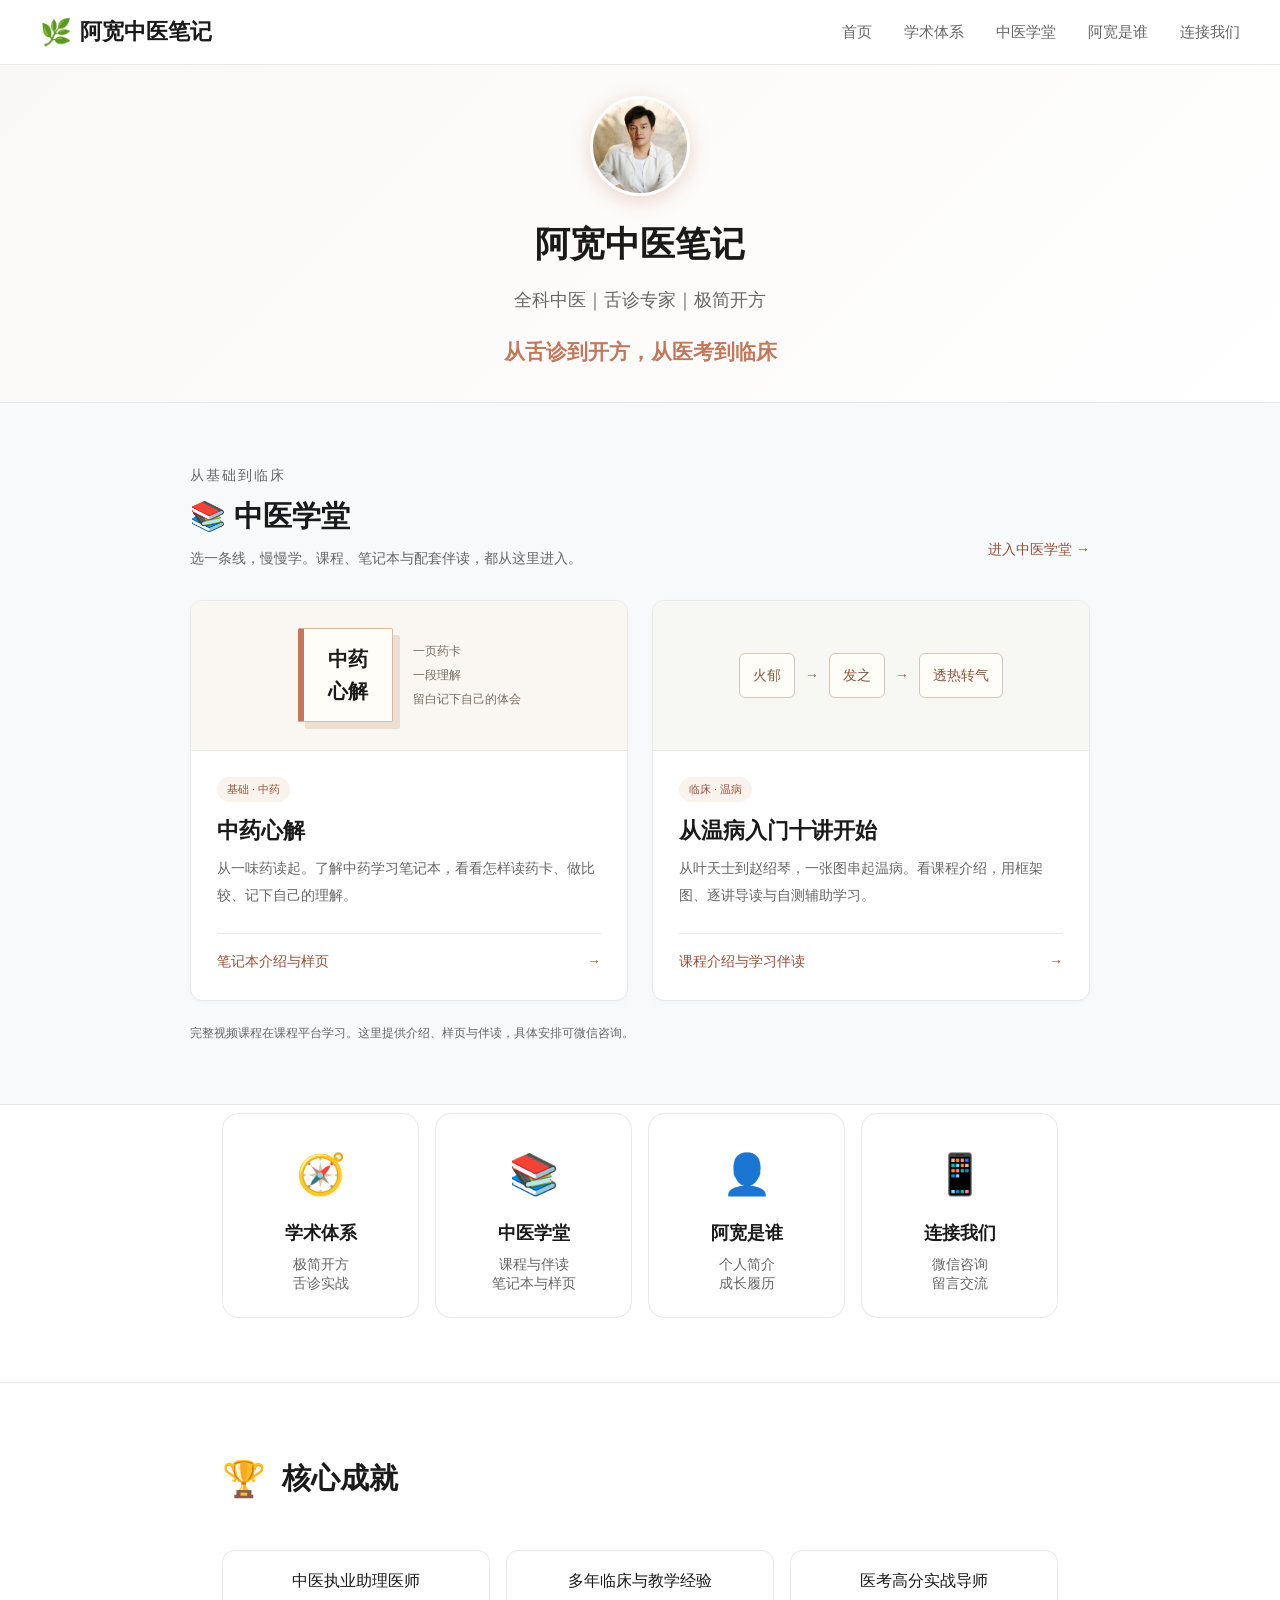
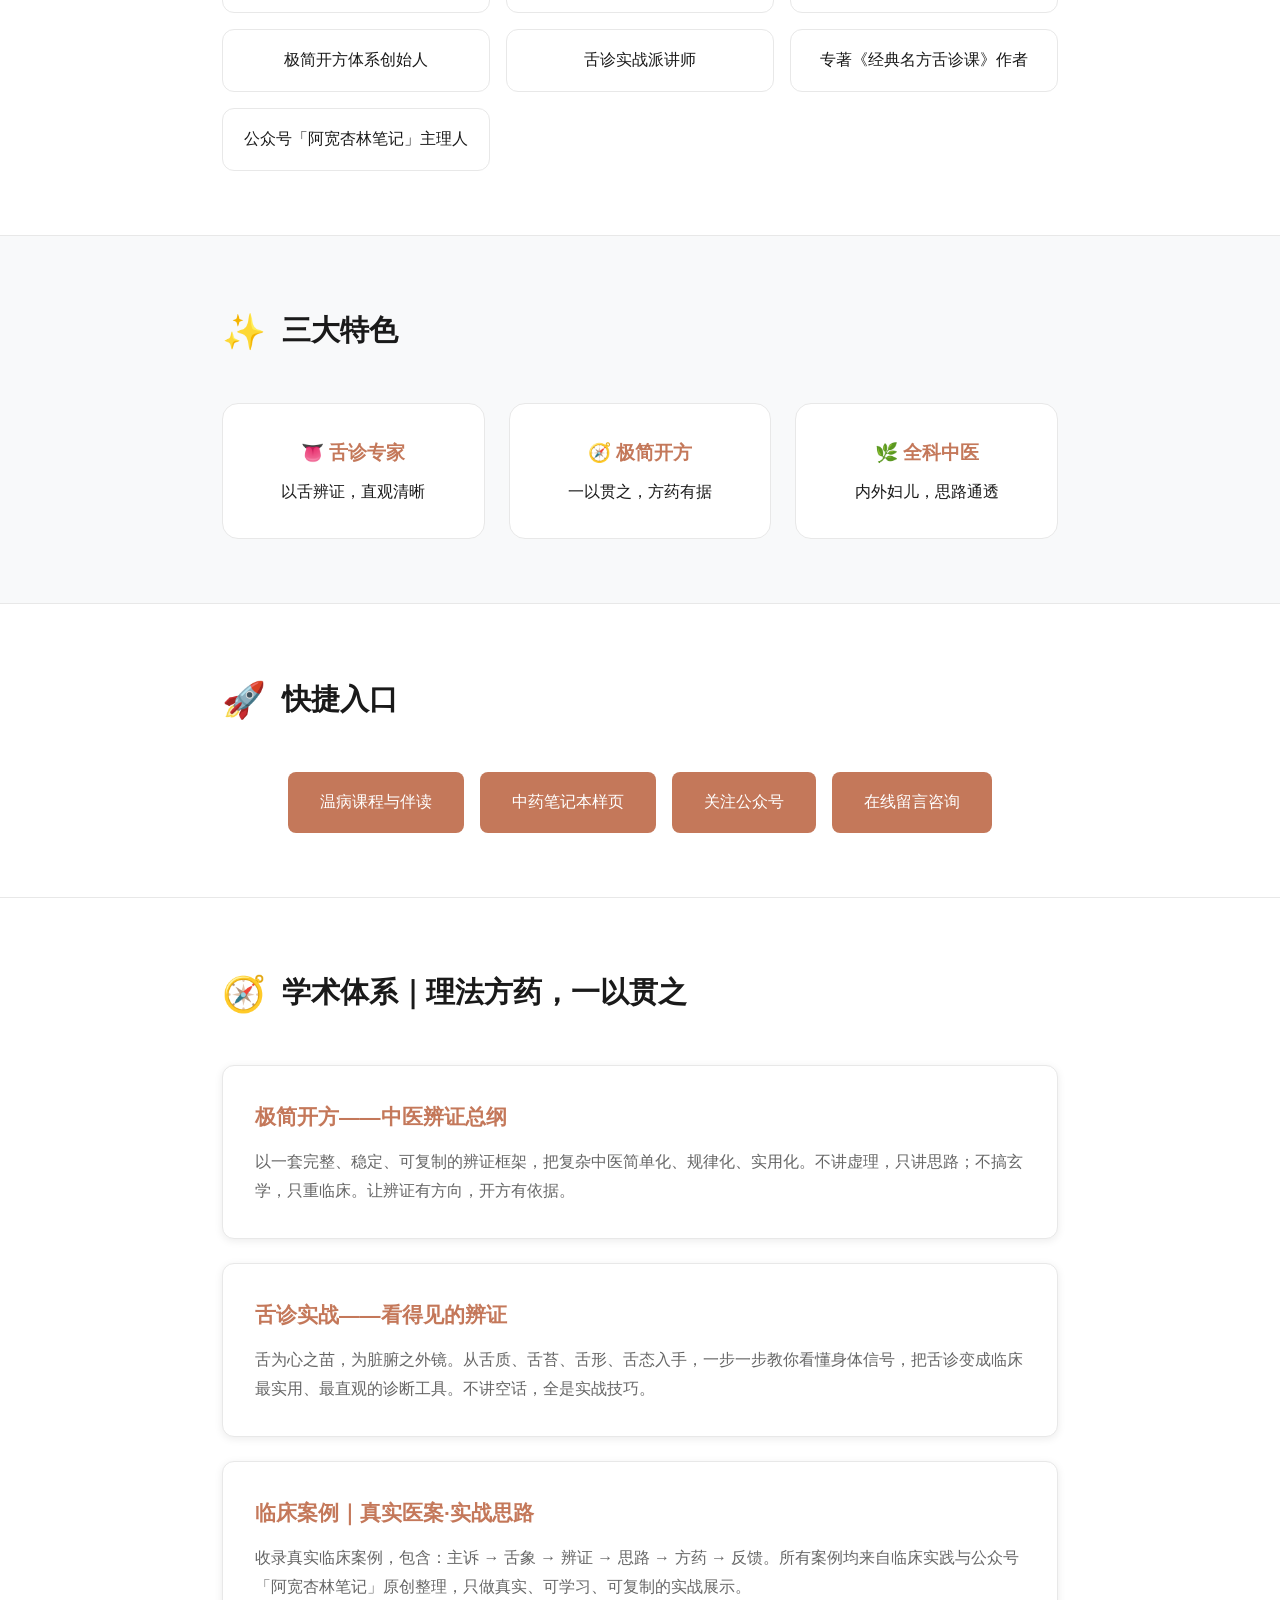
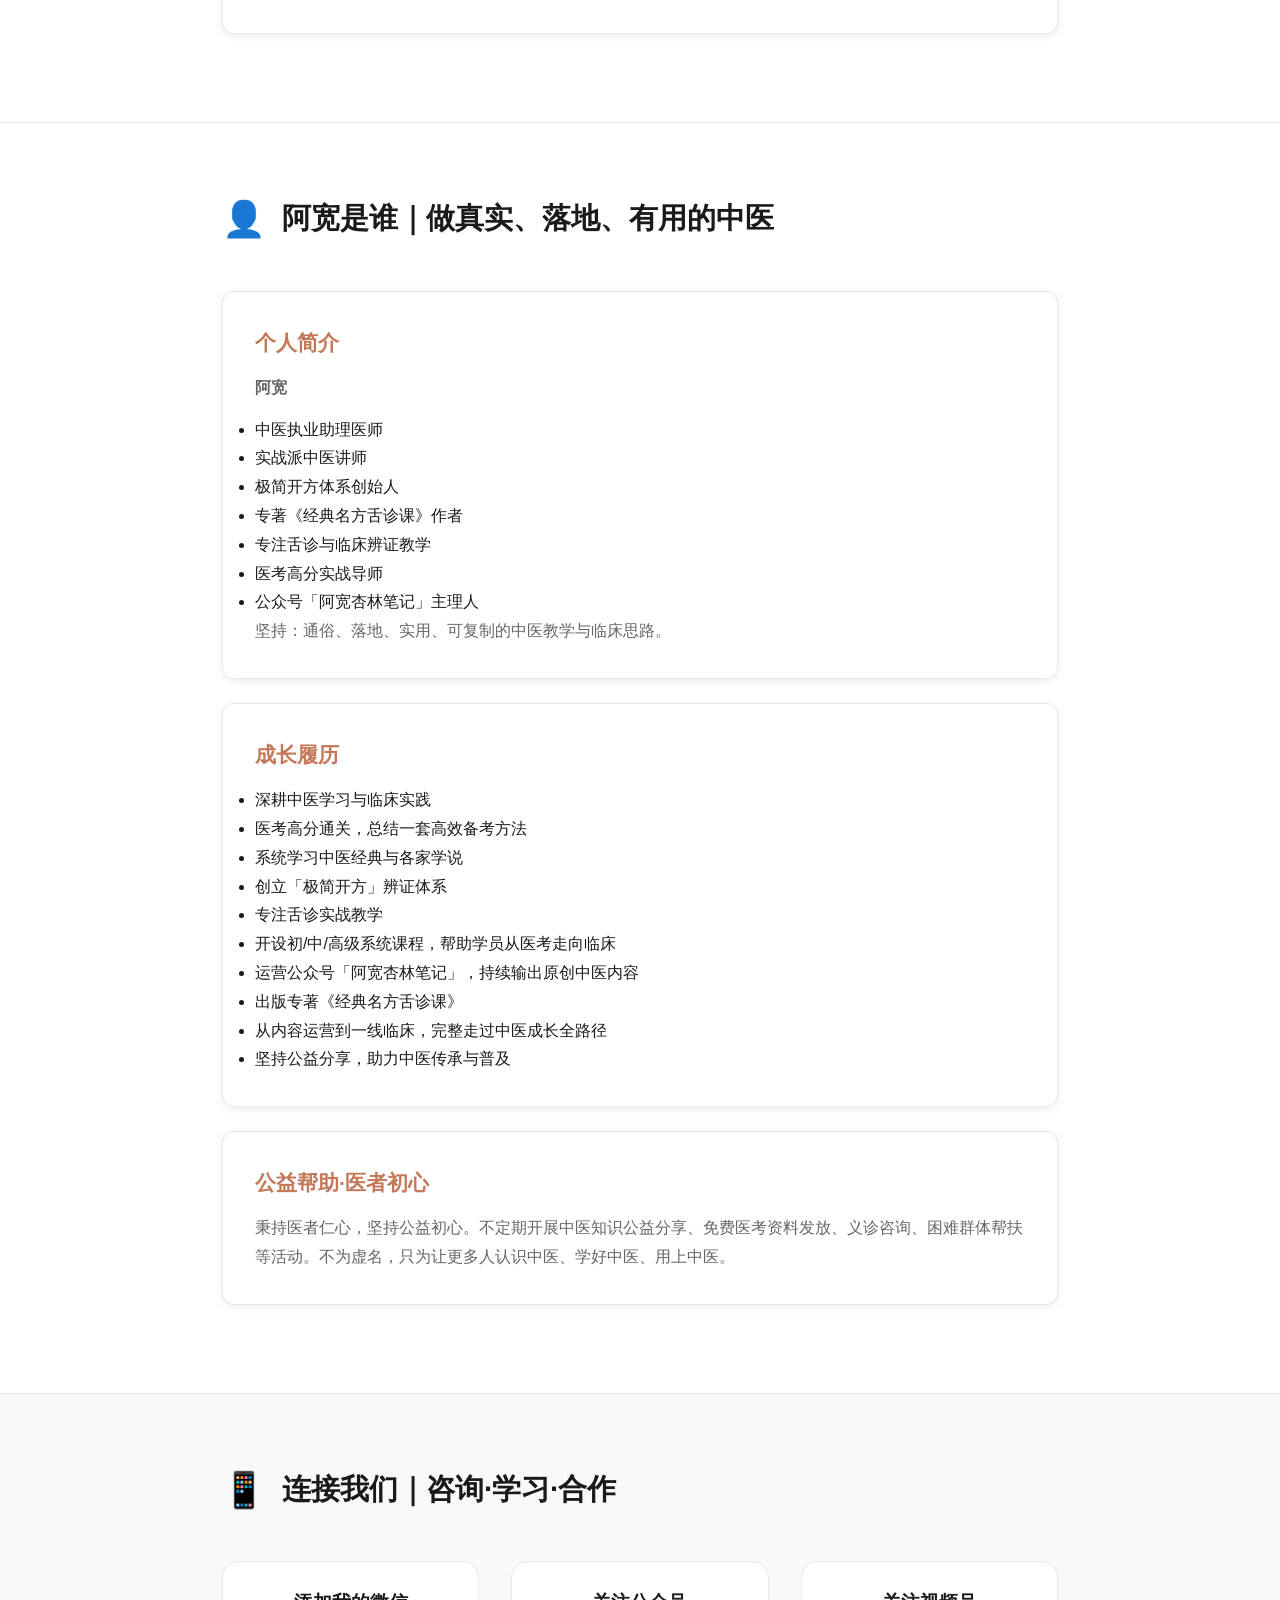
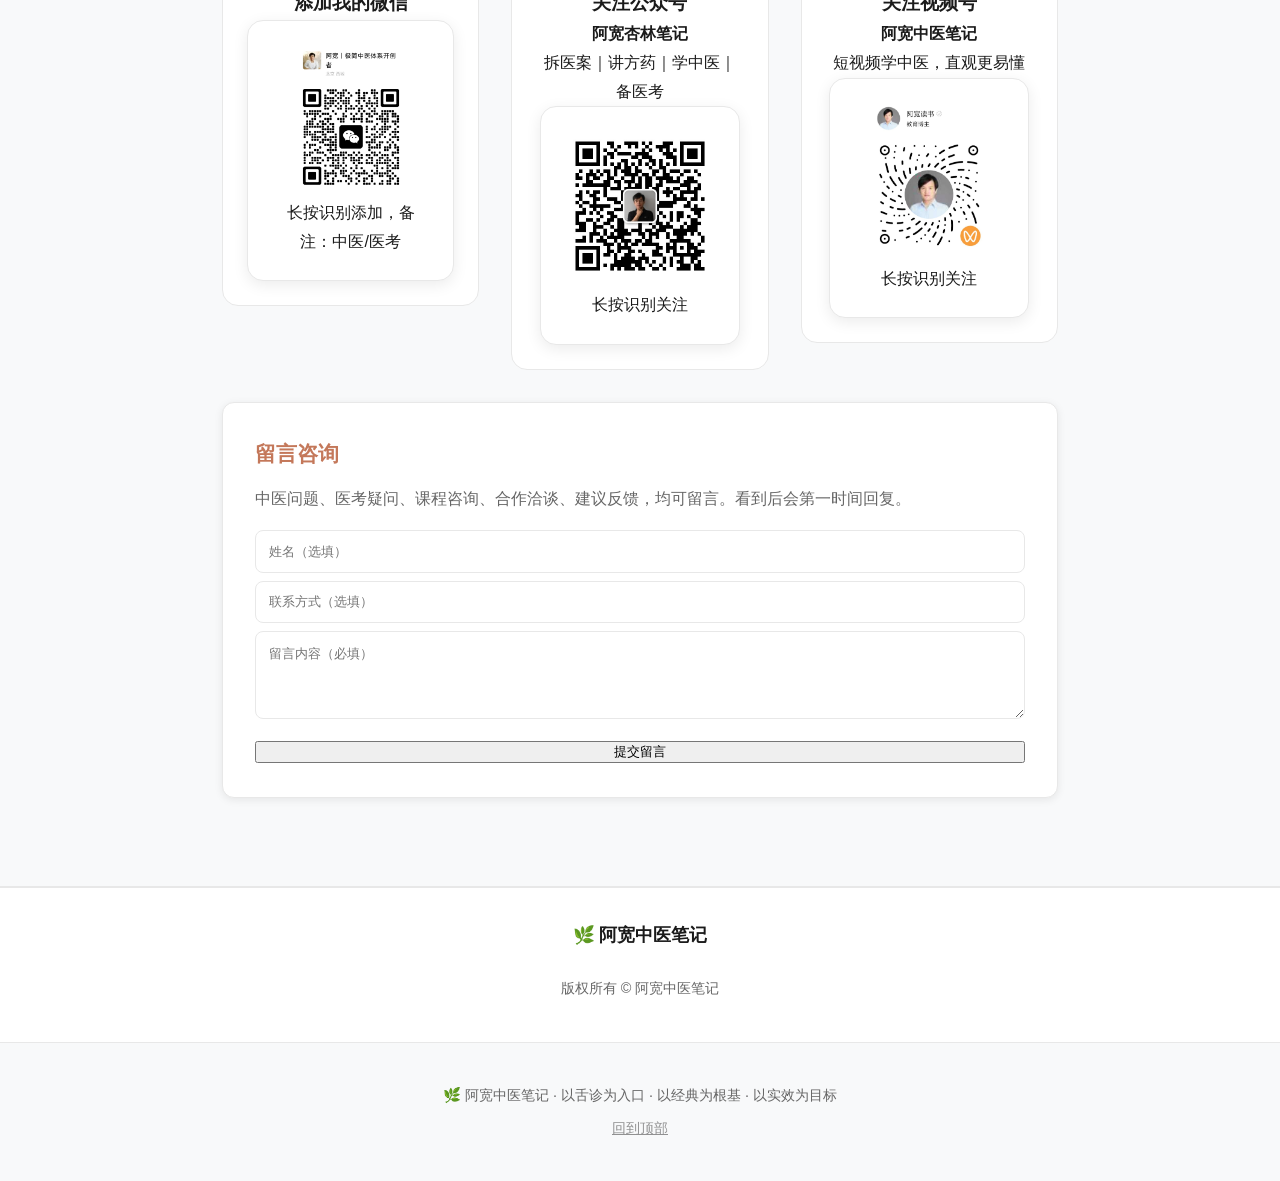
<file: index.html>
<!DOCTYPE html>
<html lang="zh-CN">
<head>
	<meta name="generator" content="Hugo 0.123.0">
    <meta charset="UTF-8">
    <meta name="viewport" content="width=device-width, initial-scale=1.0">
    <title>阿宽中医笔记</title>
    <meta name="description" content="以舌诊为入口，以经典为根基，以实效为目标的中医辨证体系">
    
    <style>
        :root {
            --bg-primary: #ffffff;
            --bg-secondary: #f8f9fa;
            --bg-card: #ffffff;
            --text-primary: #1a1a1a;
            --text-secondary: #666666;
            --accent: #c4785a;
            --accent-light: #d48a6c;
            --border: #e8e8e8;
            --shadow: rgba(0, 0, 0, 0.08);
        }
        
        * {
            margin: 0;
            padding: 0;
            box-sizing: border-box;
        }
        
        body {
            font-family: -apple-system, BlinkMacSystemFont, "Segoe UI", "PingFang SC", "Hiragino Sans GB", "Microsoft YaHei", sans-serif;
            background: var(--bg-primary);
            color: var(--text-primary);
            line-height: 1.8;
            font-size: 16px;
        }
        
         
        nav {
            position: fixed;
            top: 0;
            left: 0;
            right: 0;
            background: rgba(255, 255, 255, 0.95);
            backdrop-filter: blur(10px);
            border-bottom: 1px solid var(--border);
            z-index: 1000;
            padding: 0 2rem;
        }
        
        .nav-container {
            max-width: 1200px;
            margin: 0 auto;
            display: flex;
            justify-content: space-between;
            align-items: center;
            height: 64px;
        }
        
        .logo {
            font-size: 1.4rem;
            font-weight: 700;
            color: var(--text-primary);
            text-decoration: none;
            display: flex;
            align-items: center;
            gap: 0.5rem;
        }
        
        .logo-icon {
            font-size: 1.6rem;
        }
        
        .nav-links {
            display: flex;
            gap: 2rem;
            list-style: none;
        }
        
        .nav-links a {
            color: var(--text-secondary);
            text-decoration: none;
            font-size: 0.95rem;
            transition: color 0.3s;
            position: relative;
        }
        
        .nav-links a:hover,
        .nav-links a.active {
            color: var(--text-primary);
        }
        
        .nav-links a::after {
            content: '';
            position: absolute;
            bottom: -4px;
            left: 0;
            width: 0;
            height: 2px;
            background: var(--accent);
            transition: width 0.3s;
        }
        
        .nav-links a:hover::after,
        .nav-links a.active::after {
            width: 100%;
        }
        
         
        main {
            padding-top: 64px;
            min-height: 100vh;
        }
        
        .container {
            max-width: 900px;
            margin: 0 auto;
            padding: 0 2rem;
        }
        
         
        .hero {
            padding: 2rem 0 1.5rem;
            text-align: center;
            background: linear-gradient(135deg, #faf8f6 0%, #ffffff 100%);
        }
        
        .hero-avatar {
            width: 80px;
            height: 80px;
            border-radius: 50%;
            background: linear-gradient(135deg, var(--accent) 0%, var(--accent-light) 100%);
            margin: 0 auto 1rem;
            display: flex;
            align-items: center;
            justify-content: center;
            font-size: 2rem;
            box-shadow: 0 4px 20px rgba(196, 120, 90, 0.3);
        }
        
        .hero-avatar-img {
            width: 100px;
            height: 100px;
            border-radius: 50%;
            object-fit: cover;
            margin: 0 auto 1rem;
            display: block;
            box-shadow: 0 4px 20px rgba(196, 120, 90, 0.3);
            border: 3px solid white;
        }
        
        .hero h1 {
            font-size: 2.2rem;
            margin-bottom: 0.6rem;
            color: var(--text-primary);
            font-weight: 700;
        }
        
        .hero-subtitle {
            font-size: 1.1rem;
            color: var(--text-secondary);
            margin-bottom: 1rem;
        }
        
        .hero-desc {
            max-width: 600px;
            margin: 0 auto 1.5rem;
            color: var(--text-secondary);
            font-size: 1rem;
            line-height: 1.8;
        }
        
        .hero-cta {
            display: inline-flex;
            align-items: center;
            gap: 0.5rem;
            background: var(--accent);
            color: white;
            padding: 0.9rem 1.8rem;
            border-radius: 8px;
            text-decoration: none;
            font-weight: 600;
            transition: all 0.3s;
            box-shadow: 0 4px 15px rgba(196, 120, 90, 0.3);
        }
        
        .hero-cta:hover {
            background: var(--accent-light);
            transform: translateY(-2px);
            box-shadow: 0 6px 20px rgba(196, 120, 90, 0.4);
        }
        
         
        .section {
            padding: 4rem 0;
            border-bottom: 1px solid var(--border);
        }
        
        .section:last-child {
            border-bottom: none;
        }
        
        .section-header {
            display: flex;
            align-items: center;
            gap: 1rem;
            margin-bottom: 2.5rem;
        }
        
        .section-icon {
            font-size: 2.2rem;
        }
        
        .section-title {
            font-size: 1.8rem;
            font-weight: 700;
            color: var(--text-primary);
        }
        
        .section-subtitle {
            color: var(--text-secondary);
            font-size: 1rem;
            margin-top: 0.3rem;
        }
        
         
        .feature-grid {
            display: grid;
            grid-template-columns: repeat(auto-fit, minmax(260px, 1fr));
            gap: 1.5rem;
        }
        
        .feature-card {
            background: var(--bg-card);
            border: 1px solid var(--border);
            border-radius: 12px;
            padding: 1.8rem;
            transition: all 0.3s;
            box-shadow: 0 2px 8px var(--shadow);
        }
        
        .feature-card:hover {
            border-color: var(--accent);
            transform: translateY(-4px);
            box-shadow: 0 8px 25px var(--shadow);
        }
        
        .feature-icon {
            font-size: 2.2rem;
            margin-bottom: 0.8rem;
        }
        
        .feature-title {
            font-size: 1.15rem;
            margin-bottom: 0.6rem;
            color: var(--text-primary);
            font-weight: 600;
        }
        
        .feature-desc {
            color: var(--text-secondary);
            font-size: 0.95rem;
            line-height: 1.7;
        }
        
         
        .content-card {
            background: var(--bg-card);
            border: 1px solid var(--border);
            border-radius: 12px;
            padding: 2rem;
            margin-bottom: 1.5rem;
            box-shadow: 0 2px 8px var(--shadow);
        }
        
        .content-card h3 {
            font-size: 1.3rem;
            margin-bottom: 0.8rem;
            color: var(--accent);
        }
        
        .content-card p {
            color: var(--text-secondary);
            margin-bottom: 0.8rem;
        }
        
        .content-card p:last-child {
            margin-bottom: 0;
        }
        
         
        .big-text {
            font-size: 1.15rem;
            line-height: 1.9;
            color: var(--text-secondary);
            margin: 1.5rem 0;
        }
        
        .big-text strong {
            color: var(--text-primary);
        }
        
         
        .highlight-box {
            background: linear-gradient(135deg, #fdf8f5 0%, #fff 100%);
            border: 1px solid rgba(196, 120, 90, 0.2);
            border-radius: 12px;
            padding: 1.8rem;
            margin: 1.5rem 0;
        }
        
        .highlight-box h4 {
            color: var(--accent);
            margin-bottom: 0.8rem;
            font-size: 1.1rem;
        }
        
         
        .styled-list {
            list-style: none;
            padding: 0;
        }
        
        .styled-list li {
            padding: 1rem 0;
            border-bottom: 1px solid var(--border);
            display: flex;
            align-items: flex-start;
            gap: 1rem;
        }
        
        .styled-list li:last-child {
            border-bottom: none;
        }
        
        .styled-list .icon {
            font-size: 1.5rem;
            flex-shrink: 0;
        }
        
        .styled-list .content h4 {
            color: var(--text-primary);
            margin-bottom: 0.3rem;
            font-size: 1.1rem;
        }
        
        .styled-list .content p {
            color: var(--text-secondary);
            font-size: 0.95rem;
        }
        
         
        .tag {
            display: inline-block;
            background: var(--bg-secondary);
            border: 1px solid var(--border);
            color: var(--text-secondary);
            padding: 0.3rem 0.9rem;
            border-radius: 20px;
            font-size: 0.85rem;
            margin-right: 0.5rem;
            margin-bottom: 0.5rem;
        }
        
        .tag-accent {
            background: rgba(196, 120, 90, 0.1);
            border-color: var(--accent);
            color: var(--accent);
        }
        
         
        table {
            width: 100%;
            border-collapse: collapse;
            margin: 1.5rem 0;
        }
        
        th, td {
            padding: 0.9rem;
            text-align: left;
            border-bottom: 1px solid var(--border);
        }
        
        th {
            color: var(--accent);
            font-weight: 600;
        }
        
        td {
            color: var(--text-secondary);
        }
        
         
        .contact-section {
            text-align: center;
            padding: 4rem 0;
            background: var(--bg-secondary);
        }
        
        .contact-section h2 {
            font-size: 1.8rem;
            margin-bottom: 0.8rem;
        }
        
        .contact-section p {
            color: var(--text-secondary);
            margin-bottom: 1.5rem;
        }
        
        .contact-layout {
            display: grid;
            grid-template-columns: 1fr auto;
            gap: 3rem;
            align-items: start;
            margin-top: 1.5rem;
        }
        
        .contact-text {
            text-align: left;
        }
        
        .contact-text ul {
            padding-left: 1.5rem;
            color: var(--text-secondary);
            margin: 1rem 0;
        }
        
        .contact-text li {
            margin-bottom: 0.5rem;
        }
        
        .contact-qr {
            flex-shrink: 0;
        }
        
        .wechat-card {
            display: inline-block;
            background: var(--bg-card);
            border: 1px solid var(--border);
            border-radius: 16px;
            padding: 1.5rem;
            box-shadow: 0 4px 15px var(--shadow);
            text-align: center;
        }
        
        .wechat-qr-placeholder {
            width: 180px;
            height: 180px;
            background: var(--bg-secondary);
            border-radius: 8px;
            display: flex;
            align-items: center;
            justify-content: center;
            color: var(--text-secondary);
            margin-bottom: 0.8rem;
            font-size: 0.9rem;
        }
        
         
        footer {
            background: var(--bg-secondary);
            border-top: 1px solid var(--border);
            padding: 2.5rem 0;
            text-align: center;
        }
        
        footer p {
            color: var(--text-secondary);
            font-size: 0.9rem;
        }
        
         
        @media (max-width: 768px) {
            .nav-links {
                display: none;
            }
            
            .hero h1 {
                font-size: 1.8rem;
            }
            
            .section-title {
                font-size: 1.4rem;
            }
            
            .big-text {
                font-size: 1rem;
            }
            
            .contact-layout {
                grid-template-columns: 1fr;
                gap: 2rem;
            }
            
            .contact-text {
                text-align: center;
            }
            
            .contact-qr {
                display: flex;
                justify-content: center;
            }
        }
    </style>
<link rel="icon" href="data:,"><link rel="stylesheet" href="/school/assets/school.css"><script src="/school/assets/school.js" defer></script></head>
<body>
    <nav>
    <div class="nav-container">
        <a href="/" class="logo">
            <span class="logo-icon">🌿</span>
            <span>阿宽中医笔记</span>
        </a>
        <button class="school-menu-toggle" type="button" aria-controls="home-nav" aria-expanded="false">菜单</button><ul class="nav-links" id="home-nav">
            
            <li><a href="/">首页</a></li>
            
            <li><a href="/#academic">学术体系</a></li>
            
            <li><a href="/#learning">中医学堂</a></li>
            
            <li><a href="/#about">阿宽是谁</a></li>
            
            <li><a href="/#contact">连接我们</a></li>
            
        </ul>
    </div>
</nav>

<script>
document.querySelectorAll('nav a[href^="#"]').forEach(anchor => {
    anchor.addEventListener('click', function (e) {
        if (this.getAttribute('href').startsWith('/#')) {
            e.preventDefault();
            const targetId = this.getAttribute('href').substring(2);
            const target = document.getElementById(targetId);
            if (target) {
                target.scrollIntoView({ behavior: 'smooth', block: 'start' });
            }
        }
    });
});
</script>

    
    <main>
        


<section class="hero" id="home">
    <div class="container">
        <img src="/images/avatar.jpg" alt="阿宽" class="hero-avatar-img">
        <h1>阿宽中医笔记</h1>
        <p class="hero-subtitle" style="font-size: 1.1rem; color: var(--text-secondary);">全科中医｜舌诊专家｜极简开方</p>
        <p class="hero-slogan" style="font-size: 1.3rem; color: var(--accent); margin: 0.5rem 0;">从舌诊到开方，从医考到临床</p>
    </div>
</section>

<section class="academy-section" id="learning"><div class="academy-wrap"><div class="academy-title-row"><div><p class="academy-kicker">从基础到临床</p><h2>📚 中医学堂</h2><p>选一条线，慢慢学。课程、笔记本与配套伴读，都从这里进入。</p></div><a class="academy-more" href="/school/">进入中医学堂 →</a></div><div class="academy-grid">
<a class="academy-card" href="/school/zhongyao/" aria-label="中药：中药心解，进入栏目"><div class="academy-art" aria-hidden="true"><div class="art-book">中药<br>心解</div><div class="art-label">一页药卡<br>一段理解<br>留白记下自己的体会</div></div><div class="academy-card-body"><span class="academy-tag">基础 · 中药</span><h3>中药心解</h3><p>从一味药读起。了解中药学习笔记本，看看怎样读药卡、做比较、记下自己的理解。</p><span class="academy-arrow">笔记本介绍与样页 <span aria-hidden="true">→</span></span></div></a>
<a class="academy-card" href="/school/wenbing/" aria-label="温病：从入门十讲开始，进入栏目"><div class="academy-art wenbing" aria-hidden="true"><div class="art-line"><span>火郁</span>→<span>发之</span>→<span>透热转气</span></div></div><div class="academy-card-body"><span class="academy-tag">临床 · 温病</span><h3>从温病入门十讲开始</h3><p>从叶天士到赵绍琴，一张图串起温病。看课程介绍，用框架图、逐讲导读与自测辅助学习。</p><span class="academy-arrow">课程介绍与学习伴读 <span aria-hidden="true">→</span></span></div></a>
</div><p class="academy-footnote">完整视频课程在课程平台学习。这里提供介绍、样页与伴读，具体安排可微信咨询。</p></div></section>


<section class="section" style="padding-top: 0.5rem;">
    <div class="container">
        <div class="section-grid">
            <a href="#academic" class="section-card">
                <span class="section-icon-large">🧭</span>
                <h3>学术体系</h3>
                <p>极简开方<br>舌诊实战</p>
            </a>
            <a href="#learning" class="section-card">
                <span class="section-icon-large">📚</span>
                <h3>中医学堂</h3>
                <p>课程与伴读<br>笔记本与样页</p>
            </a>
            <a href="#about" class="section-card">
                <span class="section-icon-large">👤</span>
                <h3>阿宽是谁</h3>
                <p>个人简介<br>成长履历</p>
            </a>
            <a href="#contact" class="section-card">
                <span class="section-icon-large">📱</span>
                <h3>连接我们</h3>
                <p>微信咨询<br>留言交流</p>
            </a>
        </div>
    </div>
</section>


<section class="section content-section" id="achievements">
    <div class="container">
        <div class="section-header">
            <span class="section-icon">🏆</span>
            <h2 class="section-title">核心成就</h2>
        </div>
        <div class="achievement-grid">
            <div class="achievement-card">中医执业助理医师</div>
            <div class="achievement-card">多年临床与教学经验</div>
            <div class="achievement-card">医考高分实战导师</div>
            <div class="achievement-card">极简开方体系创始人</div>
            <div class="achievement-card">舌诊实战派讲师</div>
            <div class="achievement-card">专著《经典名方舌诊课》作者</div>
            <div class="achievement-card">公众号「阿宽杏林笔记」主理人</div>
        </div>
    </div>
</section>


<section class="section content-section" style="background: var(--bg-secondary);">
    <div class="container">
        <div class="section-header">
            <span class="section-icon">✨</span>
            <h2 class="section-title">三大特色</h2>
        </div>
        <div class="feature-row">
            <div class="feature-box">
                <h3>👅 舌诊专家</h3>
                <p>以舌辨证，直观清晰</p>
            </div>
            <div class="feature-box">
                <h3>🧭 极简开方</h3>
                <p>一以贯之，方药有据</p>
            </div>
            <div class="feature-box">
                <h3>🌿 全科中医</h3>
                <p>内外妇儿，思路通透</p>
            </div>
        </div>
    </div>
</section>


<section class="section content-section">
    <div class="container">
        <div class="section-header">
            <span class="section-icon">🚀</span>
            <h2 class="section-title">快捷入口</h2>
        </div>
        <div class="quick-links">
            <a href="/courses/wenbing/" class="quick-btn">温病课程与伴读</a>
            <a href="/school/zhongyao/" class="quick-btn">中药笔记本样页</a>
            <a href="#contact" class="quick-btn">关注公众号</a>
            <a href="#contact" class="quick-btn">在线留言咨询</a>
        </div>
    </div>
</section>


<section class="section content-section" id="academic">
    <div class="container">
        <div class="section-header">
            <span class="section-icon">🧭</span>
            <h2 class="section-title">学术体系｜理法方药，一以贯之</h2>
        </div>
        
        <div class="content-card">
            <h3>极简开方——中医辨证总纲</h3>
            <p>以一套完整、稳定、可复制的辨证框架，把复杂中医简单化、规律化、实用化。不讲虚理，只讲思路；不搞玄学，只重临床。让辨证有方向，开方有依据。</p>
        </div>
        
        <div class="content-card">
            <h3>舌诊实战——看得见的辨证</h3>
            <p>舌为心之苗，为脏腑之外镜。从舌质、舌苔、舌形、舌态入手，一步一步教你看懂身体信号，把舌诊变成临床最实用、最直观的诊断工具。不讲空话，全是实战技巧。</p>
        </div>
        
        <div class="content-card">
            <h3>临床案例｜真实医案·实战思路</h3>
            <p>收录真实临床案例，包含：主诉 → 舌象 → 辨证 → 思路 → 方药 → 反馈。所有案例均来自临床实践与公众号「阿宽杏林笔记」原创整理，只做真实、可学习、可复制的实战展示。</p>
        </div>
    </div>
</section>





<section class="section content-section" id="about">
    <div class="container">
        <div class="section-header">
            <span class="section-icon">👤</span>
            <h2 class="section-title">阿宽是谁｜做真实、落地、有用的中医</h2>
        </div>
        
        <div class="content-card">
            <h3>个人简介</h3>
            <p><strong>阿宽</strong></p>
            <ul>
                <li>中医执业助理医师</li>
                <li>实战派中医讲师</li>
                <li>极简开方体系创始人</li>
                <li>专著《经典名方舌诊课》作者</li>
                <li>专注舌诊与临床辨证教学</li>
                <li>医考高分实战导师</li>
                <li>公众号「阿宽杏林笔记」主理人</li>
            </ul>
            <p>坚持：通俗、落地、实用、可复制的中医教学与临床思路。</p>
        </div>
        
        <div class="content-card">
            <h3>成长履历</h3>
            <ul>
                <li>深耕中医学习与临床实践</li>
                <li>医考高分通关，总结一套高效备考方法</li>
                <li>系统学习中医经典与各家学说</li>
                <li>创立「极简开方」辨证体系</li>
                <li>专注舌诊实战教学</li>
                <li>开设初/中/高级系统课程，帮助学员从医考走向临床</li>
                <li>运营公众号「阿宽杏林笔记」，持续输出原创中医内容</li>
                <li>出版专著《经典名方舌诊课》</li>
                <li>从内容运营到一线临床，完整走过中医成长全路径</li>
                <li>坚持公益分享，助力中医传承与普及</li>
            </ul>
        </div>
        
        <div class="content-card">
            <h3>公益帮助·医者初心</h3>
            <p>秉持医者仁心，坚持公益初心。不定期开展中医知识公益分享、免费医考资料发放、义诊咨询、困难群体帮扶等活动。不为虚名，只为让更多人认识中医、学好中医、用上中医。</p>
        </div>
    </div>
</section>


<section class="section content-section" id="contact" style="background: var(--bg-secondary);">
    <div class="container">
        <div class="section-header">
            <span class="section-icon">📱</span>
            <h2 class="section-title">连接我们｜咨询·学习·合作</h2>
        </div>
        
        <div class="contact-layout">
            <div class="contact-block">
                <h3>添加我的微信</h3>
                <div class="wechat-card">
                    <img src="/images/wechat-qr.jpg" alt="微信二维码" style="width: 150px; height: auto; border-radius: 8px;">
                    <p>长按识别添加，备注：中医/医考</p>
                </div>
            </div>
            
            <div class="contact-block">
                <h3>关注公众号</h3>
                <p><strong>阿宽杏林笔记</strong></p>
                <p>拆医案｜讲方药｜学中医｜备医考</p>
                <div class="wechat-card">
                    <img src="/images/wechat-mp-qr.jpg" alt="公众号二维码" style="width: 150px; height: auto; border-radius: 8px;">
                    <p>长按识别关注</p>
                </div>
            </div>
            
            <div class="contact-block">
                <h3>关注视频号</h3>
                <p><strong>阿宽中医笔记</strong></p>
                <p>短视频学中医，直观更易懂</p>
                <div class="wechat-card">
                    <img src="/images/wechat-video-qr.jpg" alt="视频号二维码" style="width: 150px; height: auto; border-radius: 8px;">
                    <p>长按识别关注</p>
                </div>
            </div>
        </div>
        
        <div class="content-card" style="margin-top: 2rem;">
            <h3>留言咨询</h3>
            <p>中医问题、医考疑问、课程咨询、合作洽谈、建议反馈，均可留言。看到后会第一时间回复。</p>
            <form class="contact-form" style="margin-top: 1rem;">
                <input type="text" placeholder="姓名（选填）" style="width: 100%; padding: 0.8rem; margin-bottom: 0.5rem; border: 1px solid var(--border); border-radius: 8px;">
                <input type="text" placeholder="联系方式（选填）" style="width: 100%; padding: 0.8rem; margin-bottom: 0.5rem; border: 1px solid var(--border); border-radius: 8px;">
                <textarea placeholder="留言内容（必填）" rows="4" style="width: 100%; padding: 0.8rem; margin-bottom: 0.5rem; border: 1px solid var(--border); border-radius: 8px; resize: vertical;"></textarea>
                <button type="submit" class="btn btn-primary" style="width: 100%;">提交留言</button>
            </form>
        </div>
    </div>
</section>


<section class="contact-section" style="padding: 2rem 0; text-align: center; background: var(--bg-primary); border-top: 1px solid var(--border);">
    <div class="container">
        <p style="font-size: 1.1rem; color: var(--text-primary);"><strong>🌿 阿宽中医笔记</strong></p>
        <p style="color: var(--text-secondary); font-size: 0.9rem; margin: 0.5rem 0;">版权所有 © 阿宽中医笔记</p>
    </div>
</section>

<style>
.hero-slogan { font-weight: 600; }
.section-grid { display: grid; grid-template-columns: repeat(4, 1fr); gap: 1rem; }
.section-card { display: flex; flex-direction: column; align-items: center; justify-content: center; background: white; border: 1px solid var(--border); border-radius: 16px; padding: 1.5rem 1rem; text-align: center; text-decoration: none; color: var(--text-primary); transition: all 0.3s; min-height: 120px; }
.section-card:hover { border-color: var(--accent); transform: translateY(-5px); box-shadow: 0 10px 30px rgba(0,0,0,0.08); }
.section-icon-large { font-size: 2.5rem; margin-bottom: 0.5rem; }
.section-card h3 { font-size: 1.1rem; margin-bottom: 0.3rem; font-weight: 600; }
.section-card p { color: var(--text-secondary); font-size: 0.85rem; margin: 0; line-height: 1.4; }
.achievement-grid { display: grid; grid-template-columns: repeat(auto-fit, minmax(200px, 1fr)); gap: 1rem; }
.achievement-card { background: white; border: 1px solid var(--border); border-radius: 12px; padding: 1rem; text-align: center; font-weight: 500; }
.feature-row { display: grid; grid-template-columns: repeat(3, 1fr); gap: 1.5rem; }
.feature-box { background: white; border: 1px solid var(--border); border-radius: 16px; padding: 2rem; text-align: center; }
.feature-box h3 { color: var(--accent); margin-bottom: 0.5rem; }
.quick-links { display: flex; justify-content: center; gap: 1rem; flex-wrap: wrap; }
.quick-btn { display: inline-block; padding: 1rem 2rem; background: var(--accent); color: white; text-decoration: none; border-radius: 8px; font-weight: 500; transition: all 0.3s; }
.quick-btn:hover { background: var(--accent-light); transform: translateY(-2px); }
.contact-layout { display: grid; grid-template-columns: repeat(3, 1fr); gap: 2rem; }
.contact-block { background: white; border: 1px solid var(--border); border-radius: 16px; padding: 1.5rem; text-align: center; }
.qr-placeholder { width: 150px; height: 150px; background: var(--bg-secondary); border: 2px dashed var(--border); border-radius: 8px; display: flex; align-items: center; justify-content: center; color: var(--text-secondary); margin: 1rem auto; }
@media (max-width: 768px) { .section-grid { grid-template-columns: repeat(2, 1fr); } .feature-row { grid-template-columns: 1fr; } .contact-layout { grid-template-columns: 1fr; } .quick-links { flex-direction: column; } }
</style>

<script>
document.querySelectorAll('a[href^="#"]').forEach(anchor => {
    anchor.addEventListener('click', function (e) {
        e.preventDefault();
        const target = document.querySelector(this.getAttribute('href'));
        if (target) {
            target.scrollIntoView({ behavior: 'smooth', block: 'start' });
        }
    });
});
</script>


    </main>
    
    <footer>
    <div class="container">
        <p>🌿 阿宽中医笔记 · 以舌诊为入口 · 以经典为根基 · 以实效为目标</p>
        <p style="margin-top: 0.5rem; opacity: 0.7; font-size: 0.85rem;">
            <a href="#home" style="color: inherit; text-decoration: underline;">回到顶部</a>
        </p>
    </div>
</footer>

<script>
document.querySelector('footer a[href="#home"]').addEventListener('click', function(e) {
    e.preventDefault();
    document.querySelector('#home').scrollIntoView({ behavior: 'smooth' });
});
</script>

</body>
</html>
</file>
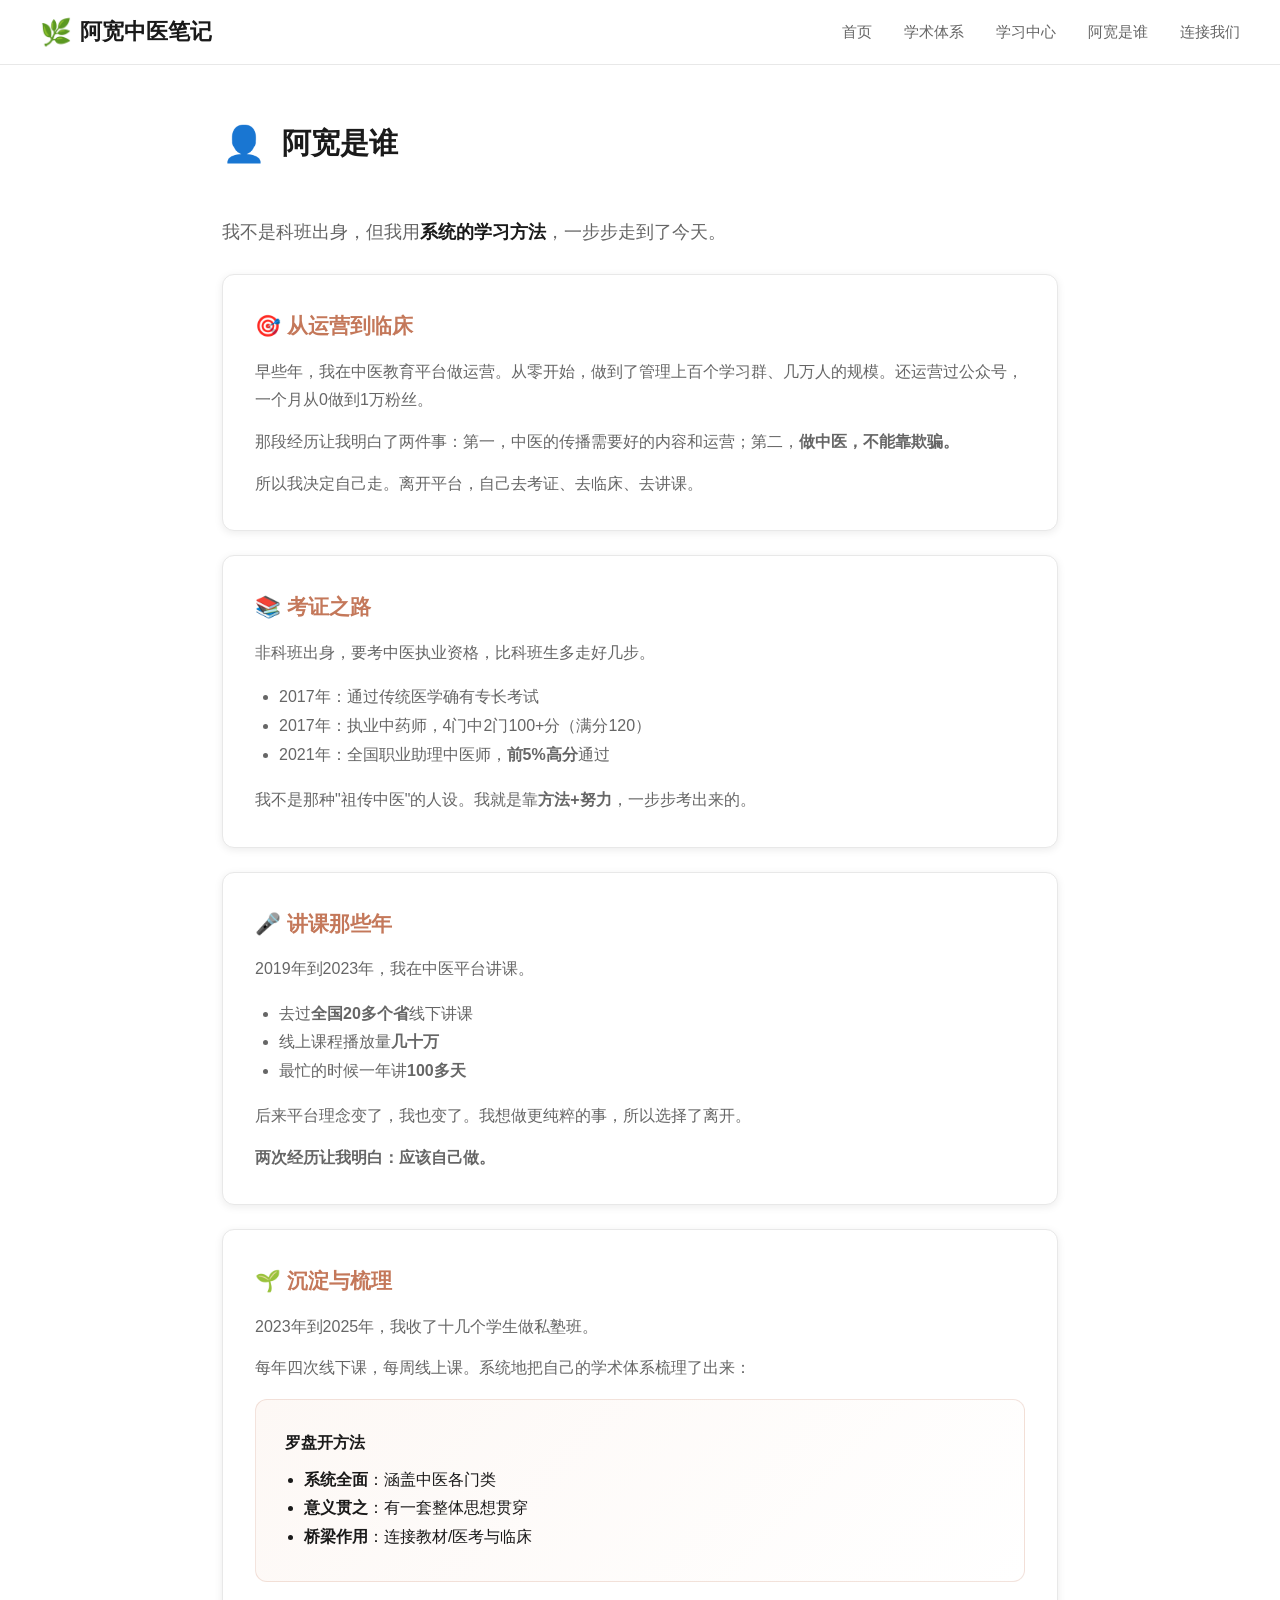
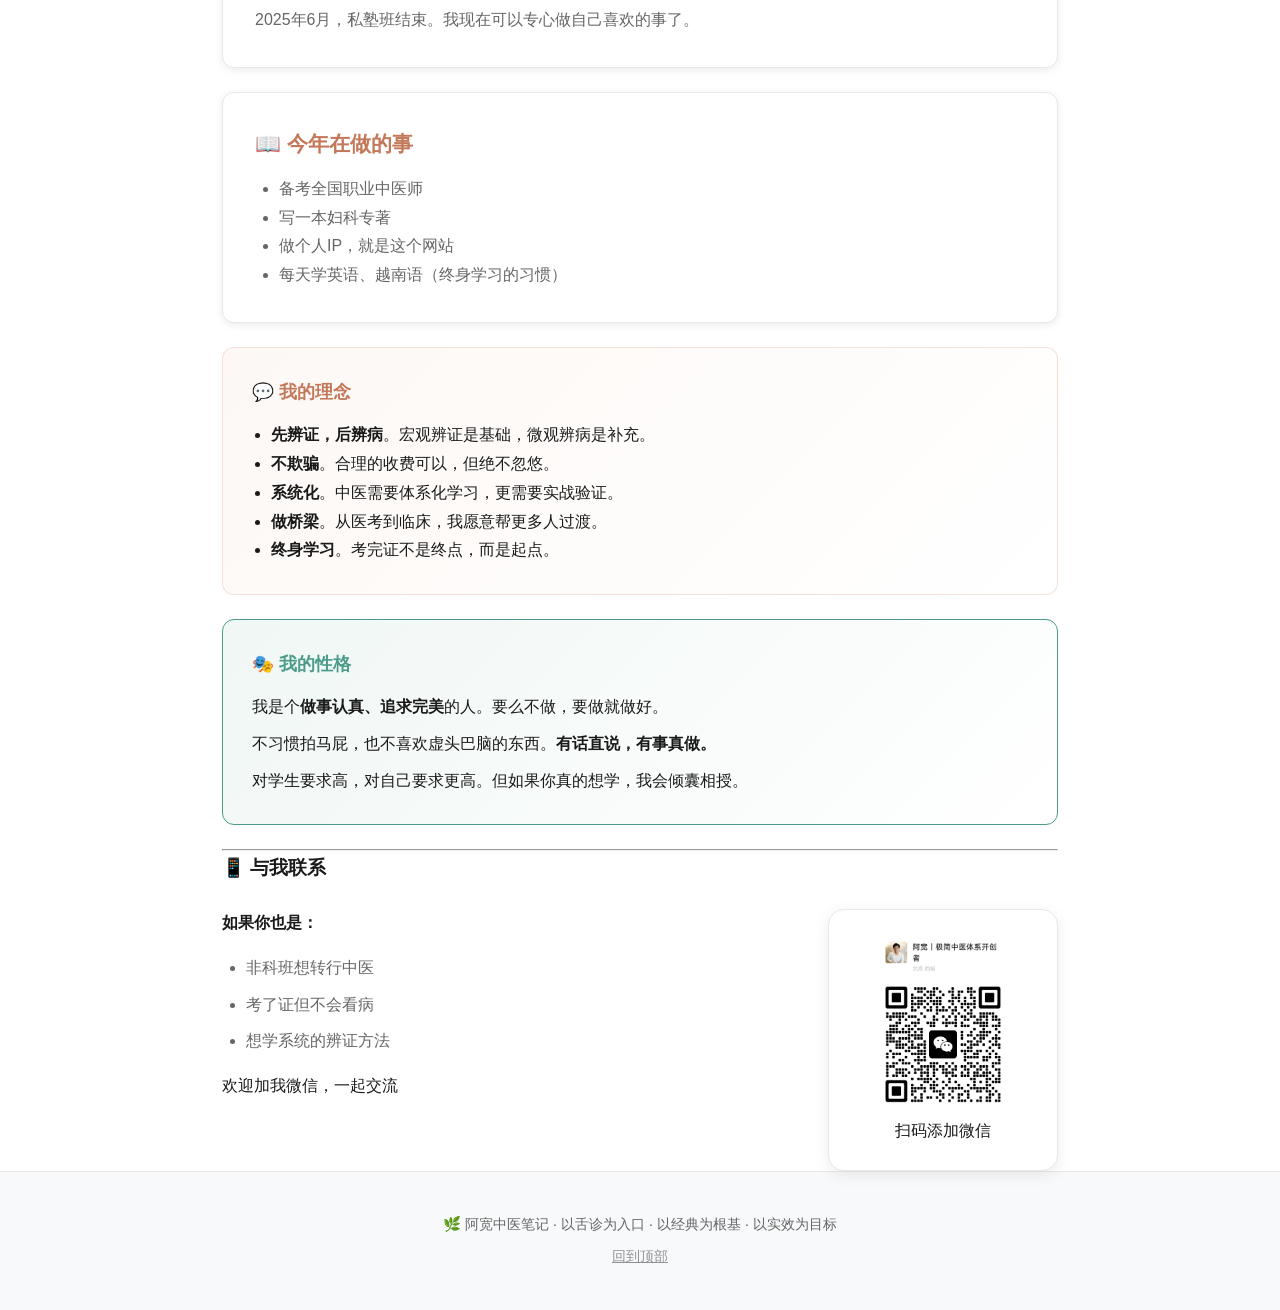
<file: about/index.html>
<!DOCTYPE html>
<html lang="zh-CN">
<head>
    <meta charset="UTF-8">
    <meta name="viewport" content="width=device-width, initial-scale=1.0">
    <title>阿宽是谁 | 阿宽中医笔记</title>
    <meta name="description" content="从运营到临床 · 非科班的中医逆袭之路">
    
    <style>
        :root {
            --bg-primary: #ffffff;
            --bg-secondary: #f8f9fa;
            --bg-card: #ffffff;
            --text-primary: #1a1a1a;
            --text-secondary: #666666;
            --accent: #c4785a;
            --accent-light: #d48a6c;
            --border: #e8e8e8;
            --shadow: rgba(0, 0, 0, 0.08);
        }
        
        * {
            margin: 0;
            padding: 0;
            box-sizing: border-box;
        }
        
        body {
            font-family: -apple-system, BlinkMacSystemFont, "Segoe UI", "PingFang SC", "Hiragino Sans GB", "Microsoft YaHei", sans-serif;
            background: var(--bg-primary);
            color: var(--text-primary);
            line-height: 1.8;
            font-size: 16px;
        }
        
         
        nav {
            position: fixed;
            top: 0;
            left: 0;
            right: 0;
            background: rgba(255, 255, 255, 0.95);
            backdrop-filter: blur(10px);
            border-bottom: 1px solid var(--border);
            z-index: 1000;
            padding: 0 2rem;
        }
        
        .nav-container {
            max-width: 1200px;
            margin: 0 auto;
            display: flex;
            justify-content: space-between;
            align-items: center;
            height: 64px;
        }
        
        .logo {
            font-size: 1.4rem;
            font-weight: 700;
            color: var(--text-primary);
            text-decoration: none;
            display: flex;
            align-items: center;
            gap: 0.5rem;
        }
        
        .logo-icon {
            font-size: 1.6rem;
        }
        
        .nav-links {
            display: flex;
            gap: 2rem;
            list-style: none;
        }
        
        .nav-links a {
            color: var(--text-secondary);
            text-decoration: none;
            font-size: 0.95rem;
            transition: color 0.3s;
            position: relative;
        }
        
        .nav-links a:hover,
        .nav-links a.active {
            color: var(--text-primary);
        }
        
        .nav-links a::after {
            content: '';
            position: absolute;
            bottom: -4px;
            left: 0;
            width: 0;
            height: 2px;
            background: var(--accent);
            transition: width 0.3s;
        }
        
        .nav-links a:hover::after,
        .nav-links a.active::after {
            width: 100%;
        }
        
         
        main {
            padding-top: 64px;
            min-height: 100vh;
        }
        
        .container {
            max-width: 900px;
            margin: 0 auto;
            padding: 0 2rem;
        }
        
         
        .hero {
            padding: 2rem 0 1.5rem;
            text-align: center;
            background: linear-gradient(135deg, #faf8f6 0%, #ffffff 100%);
        }
        
        .hero-avatar {
            width: 80px;
            height: 80px;
            border-radius: 50%;
            background: linear-gradient(135deg, var(--accent) 0%, var(--accent-light) 100%);
            margin: 0 auto 1rem;
            display: flex;
            align-items: center;
            justify-content: center;
            font-size: 2rem;
            box-shadow: 0 4px 20px rgba(196, 120, 90, 0.3);
        }
        
        .hero-avatar-img {
            width: 100px;
            height: 100px;
            border-radius: 50%;
            object-fit: cover;
            margin: 0 auto 1rem;
            display: block;
            box-shadow: 0 4px 20px rgba(196, 120, 90, 0.3);
            border: 3px solid white;
        }
        
        .hero h1 {
            font-size: 2.2rem;
            margin-bottom: 0.6rem;
            color: var(--text-primary);
            font-weight: 700;
        }
        
        .hero-subtitle {
            font-size: 1.1rem;
            color: var(--text-secondary);
            margin-bottom: 1rem;
        }
        
        .hero-desc {
            max-width: 600px;
            margin: 0 auto 1.5rem;
            color: var(--text-secondary);
            font-size: 1rem;
            line-height: 1.8;
        }
        
        .hero-cta {
            display: inline-flex;
            align-items: center;
            gap: 0.5rem;
            background: var(--accent);
            color: white;
            padding: 0.9rem 1.8rem;
            border-radius: 8px;
            text-decoration: none;
            font-weight: 600;
            transition: all 0.3s;
            box-shadow: 0 4px 15px rgba(196, 120, 90, 0.3);
        }
        
        .hero-cta:hover {
            background: var(--accent-light);
            transform: translateY(-2px);
            box-shadow: 0 6px 20px rgba(196, 120, 90, 0.4);
        }
        
         
        .section {
            padding: 4rem 0;
            border-bottom: 1px solid var(--border);
        }
        
        .section:last-child {
            border-bottom: none;
        }
        
        .section-header {
            display: flex;
            align-items: center;
            gap: 1rem;
            margin-bottom: 2.5rem;
        }
        
        .section-icon {
            font-size: 2.2rem;
        }
        
        .section-title {
            font-size: 1.8rem;
            font-weight: 700;
            color: var(--text-primary);
        }
        
        .section-subtitle {
            color: var(--text-secondary);
            font-size: 1rem;
            margin-top: 0.3rem;
        }
        
         
        .feature-grid {
            display: grid;
            grid-template-columns: repeat(auto-fit, minmax(260px, 1fr));
            gap: 1.5rem;
        }
        
        .feature-card {
            background: var(--bg-card);
            border: 1px solid var(--border);
            border-radius: 12px;
            padding: 1.8rem;
            transition: all 0.3s;
            box-shadow: 0 2px 8px var(--shadow);
        }
        
        .feature-card:hover {
            border-color: var(--accent);
            transform: translateY(-4px);
            box-shadow: 0 8px 25px var(--shadow);
        }
        
        .feature-icon {
            font-size: 2.2rem;
            margin-bottom: 0.8rem;
        }
        
        .feature-title {
            font-size: 1.15rem;
            margin-bottom: 0.6rem;
            color: var(--text-primary);
            font-weight: 600;
        }
        
        .feature-desc {
            color: var(--text-secondary);
            font-size: 0.95rem;
            line-height: 1.7;
        }
        
         
        .content-card {
            background: var(--bg-card);
            border: 1px solid var(--border);
            border-radius: 12px;
            padding: 2rem;
            margin-bottom: 1.5rem;
            box-shadow: 0 2px 8px var(--shadow);
        }
        
        .content-card h3 {
            font-size: 1.3rem;
            margin-bottom: 0.8rem;
            color: var(--accent);
        }
        
        .content-card p {
            color: var(--text-secondary);
            margin-bottom: 0.8rem;
        }
        
        .content-card p:last-child {
            margin-bottom: 0;
        }
        
         
        .big-text {
            font-size: 1.15rem;
            line-height: 1.9;
            color: var(--text-secondary);
            margin: 1.5rem 0;
        }
        
        .big-text strong {
            color: var(--text-primary);
        }
        
         
        .highlight-box {
            background: linear-gradient(135deg, #fdf8f5 0%, #fff 100%);
            border: 1px solid rgba(196, 120, 90, 0.2);
            border-radius: 12px;
            padding: 1.8rem;
            margin: 1.5rem 0;
        }
        
        .highlight-box h4 {
            color: var(--accent);
            margin-bottom: 0.8rem;
            font-size: 1.1rem;
        }
        
         
        .styled-list {
            list-style: none;
            padding: 0;
        }
        
        .styled-list li {
            padding: 1rem 0;
            border-bottom: 1px solid var(--border);
            display: flex;
            align-items: flex-start;
            gap: 1rem;
        }
        
        .styled-list li:last-child {
            border-bottom: none;
        }
        
        .styled-list .icon {
            font-size: 1.5rem;
            flex-shrink: 0;
        }
        
        .styled-list .content h4 {
            color: var(--text-primary);
            margin-bottom: 0.3rem;
            font-size: 1.1rem;
        }
        
        .styled-list .content p {
            color: var(--text-secondary);
            font-size: 0.95rem;
        }
        
         
        .tag {
            display: inline-block;
            background: var(--bg-secondary);
            border: 1px solid var(--border);
            color: var(--text-secondary);
            padding: 0.3rem 0.9rem;
            border-radius: 20px;
            font-size: 0.85rem;
            margin-right: 0.5rem;
            margin-bottom: 0.5rem;
        }
        
        .tag-accent {
            background: rgba(196, 120, 90, 0.1);
            border-color: var(--accent);
            color: var(--accent);
        }
        
         
        table {
            width: 100%;
            border-collapse: collapse;
            margin: 1.5rem 0;
        }
        
        th, td {
            padding: 0.9rem;
            text-align: left;
            border-bottom: 1px solid var(--border);
        }
        
        th {
            color: var(--accent);
            font-weight: 600;
        }
        
        td {
            color: var(--text-secondary);
        }
        
         
        .contact-section {
            text-align: center;
            padding: 4rem 0;
            background: var(--bg-secondary);
        }
        
        .contact-section h2 {
            font-size: 1.8rem;
            margin-bottom: 0.8rem;
        }
        
        .contact-section p {
            color: var(--text-secondary);
            margin-bottom: 1.5rem;
        }
        
        .contact-layout {
            display: grid;
            grid-template-columns: 1fr auto;
            gap: 3rem;
            align-items: start;
            margin-top: 1.5rem;
        }
        
        .contact-text {
            text-align: left;
        }
        
        .contact-text ul {
            padding-left: 1.5rem;
            color: var(--text-secondary);
            margin: 1rem 0;
        }
        
        .contact-text li {
            margin-bottom: 0.5rem;
        }
        
        .contact-qr {
            flex-shrink: 0;
        }
        
        .wechat-card {
            display: inline-block;
            background: var(--bg-card);
            border: 1px solid var(--border);
            border-radius: 16px;
            padding: 1.5rem;
            box-shadow: 0 4px 15px var(--shadow);
            text-align: center;
        }
        
        .wechat-qr-placeholder {
            width: 180px;
            height: 180px;
            background: var(--bg-secondary);
            border-radius: 8px;
            display: flex;
            align-items: center;
            justify-content: center;
            color: var(--text-secondary);
            margin-bottom: 0.8rem;
            font-size: 0.9rem;
        }
        
         
        footer {
            background: var(--bg-secondary);
            border-top: 1px solid var(--border);
            padding: 2.5rem 0;
            text-align: center;
        }
        
        footer p {
            color: var(--text-secondary);
            font-size: 0.9rem;
        }
        
         
        @media (max-width: 768px) {
            .nav-links {
                display: none;
            }
            
            .hero h1 {
                font-size: 1.8rem;
            }
            
            .section-title {
                font-size: 1.4rem;
            }
            
            .big-text {
                font-size: 1rem;
            }
            
            .contact-layout {
                grid-template-columns: 1fr;
                gap: 2rem;
            }
            
            .contact-text {
                text-align: center;
            }
            
            .contact-qr {
                display: flex;
                justify-content: center;
            }
        }
    </style>
</head>
<body>
    <nav>
    <div class="nav-container">
        <a href="/" class="logo">
            <span class="logo-icon">🌿</span>
            <span>阿宽中医笔记</span>
        </a>
        <ul class="nav-links">
            
            <li><a href="/">首页</a></li>
            
            <li><a href="/#academic">学术体系</a></li>
            
            <li><a href="/#learning">学习中心</a></li>
            
            <li><a href="/#about">阿宽是谁</a></li>
            
            <li><a href="/#contact">连接我们</a></li>
            
        </ul>
    </div>
</nav>

<script>
document.querySelectorAll('nav a[href^="#"]').forEach(anchor => {
    anchor.addEventListener('click', function (e) {
        if (this.getAttribute('href').startsWith('/#')) {
            e.preventDefault();
            const targetId = this.getAttribute('href').substring(2);
            const target = document.getElementById(targetId);
            if (target) {
                target.scrollIntoView({ behavior: 'smooth', block: 'start' });
            }
        }
    });
});
</script>

    
    <main>
        
<div class="container" style="padding-top: 3rem;">
    <div class="section-header">
<span class="section-icon">👤</span>
<h1 class="section-title">阿宽是谁</h1>
</div>
<div class="big-text" style="max-width: 700px;">
我不是科班出身，但我用<strong>系统的学习方法</strong>，一步步走到了今天。
</div>
<div class="content-card">
<h3>🎯 从运营到临床</h3>
<p>早些年，我在中医教育平台做运营。从零开始，做到了管理上百个学习群、几万人的规模。还运营过公众号，一个月从0做到1万粉丝。</p>
<p>那段经历让我明白了两件事：第一，中医的传播需要好的内容和运营；第二，<strong>做中医，不能靠欺骗。</strong></p>
<p>所以我决定自己走。离开平台，自己去考证、去临床、去讲课。</p>
</div>
<div class="content-card">
<h3>📚 考证之路</h3>
<p>非科班出身，要考中医执业资格，比科班生多走好几步。</p>
<ul style="margin-top: 1rem; padding-left: 1.5rem; color: var(--text-secondary);">
<li>2017年：通过传统医学确有专长考试</li>
<li>2017年：执业中药师，4门中2门100+分（满分120）</li>
<li>2021年：全国职业助理中医师，<strong>前5%高分</strong>通过</li>
</ul>
<p style="margin-top: 1rem;">我不是那种"祖传中医"的人设。我就是靠<strong>方法+努力</strong>，一步步考出来的。</p>
</div>
<div class="content-card">
<h3>🎤 讲课那些年</h3>
<p>2019年到2023年，我在中医平台讲课。</p>
<ul style="margin-top: 1rem; padding-left: 1.5rem; color: var(--text-secondary);">
<li>去过<strong>全国20多个省</strong>线下讲课</li>
<li>线上课程播放量<strong>几十万</strong></li>
<li>最忙的时候一年讲<strong>100多天</strong></li>
</ul>
<p style="margin-top: 1rem;">后来平台理念变了，我也变了。我想做更纯粹的事，所以选择了离开。</p>
<p><strong>两次经历让我明白：应该自己做。</strong></p>
</div>
<div class="content-card">
<h3>🌱 沉淀与梳理</h3>
<p>2023年到2025年，我收了十几个学生做私塾班。</p>
<p>每年四次线下课，每周线上课。系统地把自己的学术体系梳理了出来：</p>
<div class="highlight-box" style="margin-top: 1rem;">
<strong>罗盘开方法</strong>
<ul style="margin: 0.5rem 0 0 0; padding-left: 1.2rem;">
<li><strong>系统全面</strong>：涵盖中医各门类</li>
<li><strong>意义贯之</strong>：有一套整体思想贯穿</li>
<li><strong>桥梁作用</strong>：连接教材/医考与临床</li>
</ul>
</div>
<p style="margin-top: 1rem;">2025年6月，私塾班结束。我现在可以专心做自己喜欢的事了。</p>
</div>
<div class="content-card">
<h3>📖 今年在做的事</h3>
<ul style="padding-left: 1.5rem; color: var(--text-secondary);">
<li>备考全国职业中医师</li>
<li>写一本妇科专著</li>
<li>做个人IP，就是这个网站</li>
<li>每天学英语、越南语（终身学习的习惯）</li>
</ul>
</div>
<div class="highlight-box">
<h4>💬 我的理念</h4>
<ul style="margin: 0.5rem 0 0 0; padding-left: 1.2rem;">
<li><strong>先辨证，后辨病</strong>。宏观辨证是基础，微观辨病是补充。</li>
<li><strong>不欺骗</strong>。合理的收费可以，但绝不忽悠。</li>
<li><strong>系统化</strong>。中医需要体系化学习，更需要实战验证。</li>
<li><strong>做桥梁</strong>。从医考到临床，我愿意帮更多人过渡。</li>
<li><strong>终身学习</strong>。考完证不是终点，而是起点。</li>
</ul>
</div>
<div class="highlight-box" style="background: linear-gradient(135deg, #f0f7f4 0%, #fff 100%); border-color: #4a9b8a;">
<h4 style="color: #4a9b8a;">🎭 我的性格</h4>
<p style="margin: 0;">我是个<strong>做事认真、追求完美</strong>的人。要么不做，要做就做好。</p>
<p style="margin: 0.5rem 0 0 0;">不习惯拍马屁，也不喜欢虚头巴脑的东西。<strong>有话直说，有事真做。</strong></p>
<p style="margin: 0.5rem 0 0 0;">对学生要求高，对自己要求更高。但如果你真的想学，我会倾囊相授。</p>
</div>
<hr>
<h3>📱 与我联系</h3>
<div class="contact-layout">
<div class="contact-text">
<p><strong>如果你也是：</strong></p>
<ul>
<li>非科班想转行中医</li>
<li>考了证但不会看病</li>
<li>想学系统的辨证方法</li>
</ul>
<p>欢迎加我微信，一起交流</p>
</div>
<div class="contact-qr">
<div class="wechat-card">
<img src="/images/wechat-qr.jpg" alt="微信二维码" style="width: 180px; height: auto; border-radius: 8px;">
<p>扫码添加微信</p>
</div>
</div>
</div>

</div>

    </main>
    
    <footer>
    <div class="container">
        <p>🌿 阿宽中医笔记 · 以舌诊为入口 · 以经典为根基 · 以实效为目标</p>
        <p style="margin-top: 0.5rem; opacity: 0.7; font-size: 0.85rem;">
            <a href="#home" style="color: inherit; text-decoration: underline;">回到顶部</a>
        </p>
    </div>
</footer>

<script>
document.querySelector('footer a[href="#home"]').addEventListener('click', function(e) {
    e.preventDefault();
    document.querySelector('#home').scrollIntoView({ behavior: 'smooth' });
});
</script>

</body>
</html>
</file>
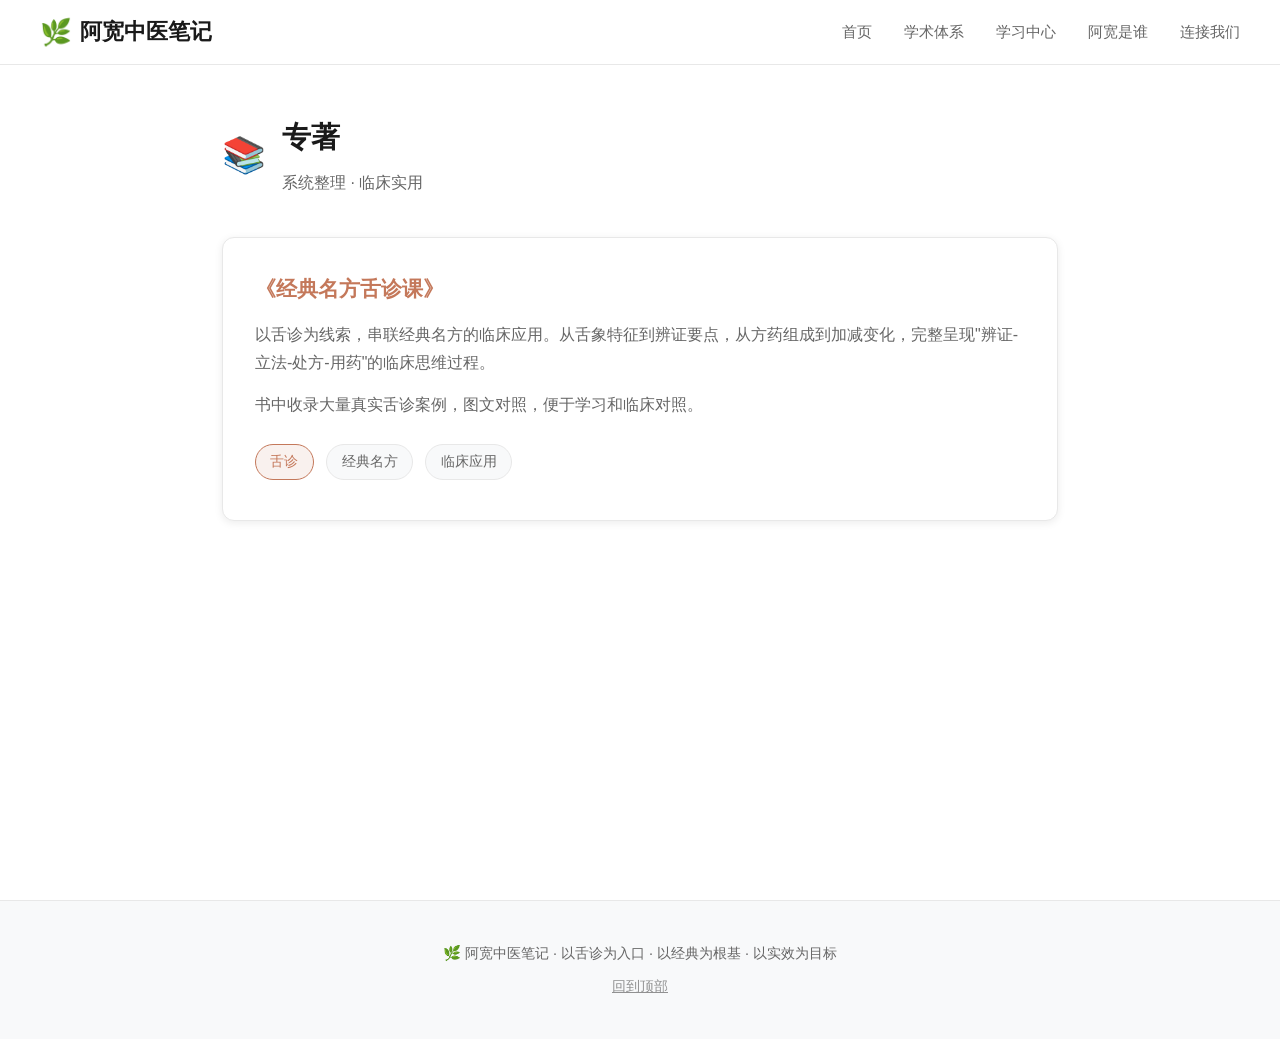
<file: books/index.html>
<!DOCTYPE html>
<html lang="zh-CN">
<head>
    <meta charset="UTF-8">
    <meta name="viewport" content="width=device-width, initial-scale=1.0">
    <title>专著 | 阿宽中医笔记</title>
    <meta name="description" content="系统整理 · 临床实用">
    
    <style>
        :root {
            --bg-primary: #ffffff;
            --bg-secondary: #f8f9fa;
            --bg-card: #ffffff;
            --text-primary: #1a1a1a;
            --text-secondary: #666666;
            --accent: #c4785a;
            --accent-light: #d48a6c;
            --border: #e8e8e8;
            --shadow: rgba(0, 0, 0, 0.08);
        }
        
        * {
            margin: 0;
            padding: 0;
            box-sizing: border-box;
        }
        
        body {
            font-family: -apple-system, BlinkMacSystemFont, "Segoe UI", "PingFang SC", "Hiragino Sans GB", "Microsoft YaHei", sans-serif;
            background: var(--bg-primary);
            color: var(--text-primary);
            line-height: 1.8;
            font-size: 16px;
        }
        
         
        nav {
            position: fixed;
            top: 0;
            left: 0;
            right: 0;
            background: rgba(255, 255, 255, 0.95);
            backdrop-filter: blur(10px);
            border-bottom: 1px solid var(--border);
            z-index: 1000;
            padding: 0 2rem;
        }
        
        .nav-container {
            max-width: 1200px;
            margin: 0 auto;
            display: flex;
            justify-content: space-between;
            align-items: center;
            height: 64px;
        }
        
        .logo {
            font-size: 1.4rem;
            font-weight: 700;
            color: var(--text-primary);
            text-decoration: none;
            display: flex;
            align-items: center;
            gap: 0.5rem;
        }
        
        .logo-icon {
            font-size: 1.6rem;
        }
        
        .nav-links {
            display: flex;
            gap: 2rem;
            list-style: none;
        }
        
        .nav-links a {
            color: var(--text-secondary);
            text-decoration: none;
            font-size: 0.95rem;
            transition: color 0.3s;
            position: relative;
        }
        
        .nav-links a:hover,
        .nav-links a.active {
            color: var(--text-primary);
        }
        
        .nav-links a::after {
            content: '';
            position: absolute;
            bottom: -4px;
            left: 0;
            width: 0;
            height: 2px;
            background: var(--accent);
            transition: width 0.3s;
        }
        
        .nav-links a:hover::after,
        .nav-links a.active::after {
            width: 100%;
        }
        
         
        main {
            padding-top: 64px;
            min-height: 100vh;
        }
        
        .container {
            max-width: 900px;
            margin: 0 auto;
            padding: 0 2rem;
        }
        
         
        .hero {
            padding: 2rem 0 1.5rem;
            text-align: center;
            background: linear-gradient(135deg, #faf8f6 0%, #ffffff 100%);
        }
        
        .hero-avatar {
            width: 80px;
            height: 80px;
            border-radius: 50%;
            background: linear-gradient(135deg, var(--accent) 0%, var(--accent-light) 100%);
            margin: 0 auto 1rem;
            display: flex;
            align-items: center;
            justify-content: center;
            font-size: 2rem;
            box-shadow: 0 4px 20px rgba(196, 120, 90, 0.3);
        }
        
        .hero-avatar-img {
            width: 100px;
            height: 100px;
            border-radius: 50%;
            object-fit: cover;
            margin: 0 auto 1rem;
            display: block;
            box-shadow: 0 4px 20px rgba(196, 120, 90, 0.3);
            border: 3px solid white;
        }
        
        .hero h1 {
            font-size: 2.2rem;
            margin-bottom: 0.6rem;
            color: var(--text-primary);
            font-weight: 700;
        }
        
        .hero-subtitle {
            font-size: 1.1rem;
            color: var(--text-secondary);
            margin-bottom: 1rem;
        }
        
        .hero-desc {
            max-width: 600px;
            margin: 0 auto 1.5rem;
            color: var(--text-secondary);
            font-size: 1rem;
            line-height: 1.8;
        }
        
        .hero-cta {
            display: inline-flex;
            align-items: center;
            gap: 0.5rem;
            background: var(--accent);
            color: white;
            padding: 0.9rem 1.8rem;
            border-radius: 8px;
            text-decoration: none;
            font-weight: 600;
            transition: all 0.3s;
            box-shadow: 0 4px 15px rgba(196, 120, 90, 0.3);
        }
        
        .hero-cta:hover {
            background: var(--accent-light);
            transform: translateY(-2px);
            box-shadow: 0 6px 20px rgba(196, 120, 90, 0.4);
        }
        
         
        .section {
            padding: 4rem 0;
            border-bottom: 1px solid var(--border);
        }
        
        .section:last-child {
            border-bottom: none;
        }
        
        .section-header {
            display: flex;
            align-items: center;
            gap: 1rem;
            margin-bottom: 2.5rem;
        }
        
        .section-icon {
            font-size: 2.2rem;
        }
        
        .section-title {
            font-size: 1.8rem;
            font-weight: 700;
            color: var(--text-primary);
        }
        
        .section-subtitle {
            color: var(--text-secondary);
            font-size: 1rem;
            margin-top: 0.3rem;
        }
        
         
        .feature-grid {
            display: grid;
            grid-template-columns: repeat(auto-fit, minmax(260px, 1fr));
            gap: 1.5rem;
        }
        
        .feature-card {
            background: var(--bg-card);
            border: 1px solid var(--border);
            border-radius: 12px;
            padding: 1.8rem;
            transition: all 0.3s;
            box-shadow: 0 2px 8px var(--shadow);
        }
        
        .feature-card:hover {
            border-color: var(--accent);
            transform: translateY(-4px);
            box-shadow: 0 8px 25px var(--shadow);
        }
        
        .feature-icon {
            font-size: 2.2rem;
            margin-bottom: 0.8rem;
        }
        
        .feature-title {
            font-size: 1.15rem;
            margin-bottom: 0.6rem;
            color: var(--text-primary);
            font-weight: 600;
        }
        
        .feature-desc {
            color: var(--text-secondary);
            font-size: 0.95rem;
            line-height: 1.7;
        }
        
         
        .content-card {
            background: var(--bg-card);
            border: 1px solid var(--border);
            border-radius: 12px;
            padding: 2rem;
            margin-bottom: 1.5rem;
            box-shadow: 0 2px 8px var(--shadow);
        }
        
        .content-card h3 {
            font-size: 1.3rem;
            margin-bottom: 0.8rem;
            color: var(--accent);
        }
        
        .content-card p {
            color: var(--text-secondary);
            margin-bottom: 0.8rem;
        }
        
        .content-card p:last-child {
            margin-bottom: 0;
        }
        
         
        .big-text {
            font-size: 1.15rem;
            line-height: 1.9;
            color: var(--text-secondary);
            margin: 1.5rem 0;
        }
        
        .big-text strong {
            color: var(--text-primary);
        }
        
         
        .highlight-box {
            background: linear-gradient(135deg, #fdf8f5 0%, #fff 100%);
            border: 1px solid rgba(196, 120, 90, 0.2);
            border-radius: 12px;
            padding: 1.8rem;
            margin: 1.5rem 0;
        }
        
        .highlight-box h4 {
            color: var(--accent);
            margin-bottom: 0.8rem;
            font-size: 1.1rem;
        }
        
         
        .styled-list {
            list-style: none;
            padding: 0;
        }
        
        .styled-list li {
            padding: 1rem 0;
            border-bottom: 1px solid var(--border);
            display: flex;
            align-items: flex-start;
            gap: 1rem;
        }
        
        .styled-list li:last-child {
            border-bottom: none;
        }
        
        .styled-list .icon {
            font-size: 1.5rem;
            flex-shrink: 0;
        }
        
        .styled-list .content h4 {
            color: var(--text-primary);
            margin-bottom: 0.3rem;
            font-size: 1.1rem;
        }
        
        .styled-list .content p {
            color: var(--text-secondary);
            font-size: 0.95rem;
        }
        
         
        .tag {
            display: inline-block;
            background: var(--bg-secondary);
            border: 1px solid var(--border);
            color: var(--text-secondary);
            padding: 0.3rem 0.9rem;
            border-radius: 20px;
            font-size: 0.85rem;
            margin-right: 0.5rem;
            margin-bottom: 0.5rem;
        }
        
        .tag-accent {
            background: rgba(196, 120, 90, 0.1);
            border-color: var(--accent);
            color: var(--accent);
        }
        
         
        table {
            width: 100%;
            border-collapse: collapse;
            margin: 1.5rem 0;
        }
        
        th, td {
            padding: 0.9rem;
            text-align: left;
            border-bottom: 1px solid var(--border);
        }
        
        th {
            color: var(--accent);
            font-weight: 600;
        }
        
        td {
            color: var(--text-secondary);
        }
        
         
        .contact-section {
            text-align: center;
            padding: 4rem 0;
            background: var(--bg-secondary);
        }
        
        .contact-section h2 {
            font-size: 1.8rem;
            margin-bottom: 0.8rem;
        }
        
        .contact-section p {
            color: var(--text-secondary);
            margin-bottom: 1.5rem;
        }
        
        .contact-layout {
            display: grid;
            grid-template-columns: 1fr auto;
            gap: 3rem;
            align-items: start;
            margin-top: 1.5rem;
        }
        
        .contact-text {
            text-align: left;
        }
        
        .contact-text ul {
            padding-left: 1.5rem;
            color: var(--text-secondary);
            margin: 1rem 0;
        }
        
        .contact-text li {
            margin-bottom: 0.5rem;
        }
        
        .contact-qr {
            flex-shrink: 0;
        }
        
        .wechat-card {
            display: inline-block;
            background: var(--bg-card);
            border: 1px solid var(--border);
            border-radius: 16px;
            padding: 1.5rem;
            box-shadow: 0 4px 15px var(--shadow);
            text-align: center;
        }
        
        .wechat-qr-placeholder {
            width: 180px;
            height: 180px;
            background: var(--bg-secondary);
            border-radius: 8px;
            display: flex;
            align-items: center;
            justify-content: center;
            color: var(--text-secondary);
            margin-bottom: 0.8rem;
            font-size: 0.9rem;
        }
        
         
        footer {
            background: var(--bg-secondary);
            border-top: 1px solid var(--border);
            padding: 2.5rem 0;
            text-align: center;
        }
        
        footer p {
            color: var(--text-secondary);
            font-size: 0.9rem;
        }
        
         
        @media (max-width: 768px) {
            .nav-links {
                display: none;
            }
            
            .hero h1 {
                font-size: 1.8rem;
            }
            
            .section-title {
                font-size: 1.4rem;
            }
            
            .big-text {
                font-size: 1rem;
            }
            
            .contact-layout {
                grid-template-columns: 1fr;
                gap: 2rem;
            }
            
            .contact-text {
                text-align: center;
            }
            
            .contact-qr {
                display: flex;
                justify-content: center;
            }
        }
    </style>
</head>
<body>
    <nav>
    <div class="nav-container">
        <a href="/" class="logo">
            <span class="logo-icon">🌿</span>
            <span>阿宽中医笔记</span>
        </a>
        <ul class="nav-links">
            
            <li><a href="/">首页</a></li>
            
            <li><a href="/#academic">学术体系</a></li>
            
            <li><a href="/#learning">学习中心</a></li>
            
            <li><a href="/#about">阿宽是谁</a></li>
            
            <li><a href="/#contact">连接我们</a></li>
            
        </ul>
    </div>
</nav>

<script>
document.querySelectorAll('nav a[href^="#"]').forEach(anchor => {
    anchor.addEventListener('click', function (e) {
        if (this.getAttribute('href').startsWith('/#')) {
            e.preventDefault();
            const targetId = this.getAttribute('href').substring(2);
            const target = document.getElementById(targetId);
            if (target) {
                target.scrollIntoView({ behavior: 'smooth', block: 'start' });
            }
        }
    });
});
</script>

    
    <main>
        
<div class="container" style="padding-top: 3rem;">
    <div class="section-header">
    <span class="section-icon">📚</span>
    <div>
        <h1 class="section-title">专著</h1>
        <p class="section-subtitle">系统整理 · 临床实用</p>
    </div>
</div>
<div class="content-card">
    <h3>《经典名方舌诊课》</h3>
    <p>以舌诊为线索，串联经典名方的临床应用。从舌象特征到辨证要点，从方药组成到加减变化，完整呈现"辨证-立法-处方-用药"的临床思维过程。</p>
    <p>书中收录大量真实舌诊案例，图文对照，便于学习和临床对照。</p>
    <div style="margin-top: 1.5rem;">
        <span class="tag tag-accent">舌诊</span>
        <span class="tag">经典名方</span>
        <span class="tag">临床应用</span>
    </div>
</div>

</div>

    </main>
    
    <footer>
    <div class="container">
        <p>🌿 阿宽中医笔记 · 以舌诊为入口 · 以经典为根基 · 以实效为目标</p>
        <p style="margin-top: 0.5rem; opacity: 0.7; font-size: 0.85rem;">
            <a href="#home" style="color: inherit; text-decoration: underline;">回到顶部</a>
        </p>
    </div>
</footer>

<script>
document.querySelector('footer a[href="#home"]').addEventListener('click', function(e) {
    e.preventDefault();
    document.querySelector('#home').scrollIntoView({ behavior: 'smooth' });
});
</script>

</body>
</html>
</file>
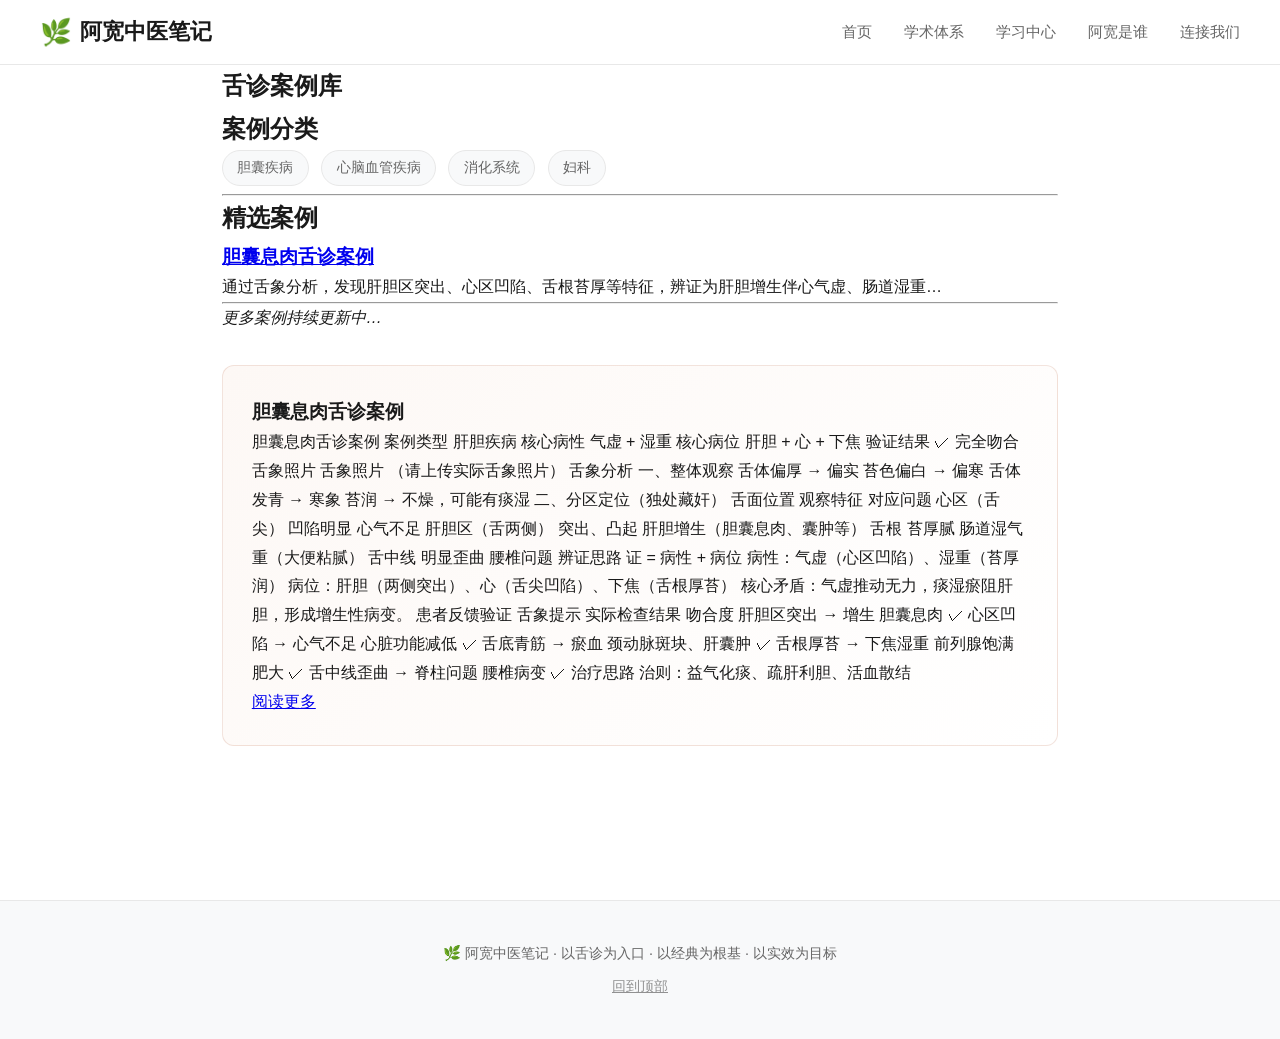
<file: cases/index.html>
<!DOCTYPE html>
<html lang="zh-CN">
<head>
    <meta charset="UTF-8">
    <meta name="viewport" content="width=device-width, initial-scale=1.0">
    <title>舌诊案例库 | 阿宽中医笔记</title>
    <meta name="description" content="真实舌诊案例，图文对照，完整呈现诊疗全过程">
    
    <style>
        :root {
            --bg-primary: #ffffff;
            --bg-secondary: #f8f9fa;
            --bg-card: #ffffff;
            --text-primary: #1a1a1a;
            --text-secondary: #666666;
            --accent: #c4785a;
            --accent-light: #d48a6c;
            --border: #e8e8e8;
            --shadow: rgba(0, 0, 0, 0.08);
        }
        
        * {
            margin: 0;
            padding: 0;
            box-sizing: border-box;
        }
        
        body {
            font-family: -apple-system, BlinkMacSystemFont, "Segoe UI", "PingFang SC", "Hiragino Sans GB", "Microsoft YaHei", sans-serif;
            background: var(--bg-primary);
            color: var(--text-primary);
            line-height: 1.8;
            font-size: 16px;
        }
        
         
        nav {
            position: fixed;
            top: 0;
            left: 0;
            right: 0;
            background: rgba(255, 255, 255, 0.95);
            backdrop-filter: blur(10px);
            border-bottom: 1px solid var(--border);
            z-index: 1000;
            padding: 0 2rem;
        }
        
        .nav-container {
            max-width: 1200px;
            margin: 0 auto;
            display: flex;
            justify-content: space-between;
            align-items: center;
            height: 64px;
        }
        
        .logo {
            font-size: 1.4rem;
            font-weight: 700;
            color: var(--text-primary);
            text-decoration: none;
            display: flex;
            align-items: center;
            gap: 0.5rem;
        }
        
        .logo-icon {
            font-size: 1.6rem;
        }
        
        .nav-links {
            display: flex;
            gap: 2rem;
            list-style: none;
        }
        
        .nav-links a {
            color: var(--text-secondary);
            text-decoration: none;
            font-size: 0.95rem;
            transition: color 0.3s;
            position: relative;
        }
        
        .nav-links a:hover,
        .nav-links a.active {
            color: var(--text-primary);
        }
        
        .nav-links a::after {
            content: '';
            position: absolute;
            bottom: -4px;
            left: 0;
            width: 0;
            height: 2px;
            background: var(--accent);
            transition: width 0.3s;
        }
        
        .nav-links a:hover::after,
        .nav-links a.active::after {
            width: 100%;
        }
        
         
        main {
            padding-top: 64px;
            min-height: 100vh;
        }
        
        .container {
            max-width: 900px;
            margin: 0 auto;
            padding: 0 2rem;
        }
        
         
        .hero {
            padding: 2rem 0 1.5rem;
            text-align: center;
            background: linear-gradient(135deg, #faf8f6 0%, #ffffff 100%);
        }
        
        .hero-avatar {
            width: 80px;
            height: 80px;
            border-radius: 50%;
            background: linear-gradient(135deg, var(--accent) 0%, var(--accent-light) 100%);
            margin: 0 auto 1rem;
            display: flex;
            align-items: center;
            justify-content: center;
            font-size: 2rem;
            box-shadow: 0 4px 20px rgba(196, 120, 90, 0.3);
        }
        
        .hero-avatar-img {
            width: 100px;
            height: 100px;
            border-radius: 50%;
            object-fit: cover;
            margin: 0 auto 1rem;
            display: block;
            box-shadow: 0 4px 20px rgba(196, 120, 90, 0.3);
            border: 3px solid white;
        }
        
        .hero h1 {
            font-size: 2.2rem;
            margin-bottom: 0.6rem;
            color: var(--text-primary);
            font-weight: 700;
        }
        
        .hero-subtitle {
            font-size: 1.1rem;
            color: var(--text-secondary);
            margin-bottom: 1rem;
        }
        
        .hero-desc {
            max-width: 600px;
            margin: 0 auto 1.5rem;
            color: var(--text-secondary);
            font-size: 1rem;
            line-height: 1.8;
        }
        
        .hero-cta {
            display: inline-flex;
            align-items: center;
            gap: 0.5rem;
            background: var(--accent);
            color: white;
            padding: 0.9rem 1.8rem;
            border-radius: 8px;
            text-decoration: none;
            font-weight: 600;
            transition: all 0.3s;
            box-shadow: 0 4px 15px rgba(196, 120, 90, 0.3);
        }
        
        .hero-cta:hover {
            background: var(--accent-light);
            transform: translateY(-2px);
            box-shadow: 0 6px 20px rgba(196, 120, 90, 0.4);
        }
        
         
        .section {
            padding: 4rem 0;
            border-bottom: 1px solid var(--border);
        }
        
        .section:last-child {
            border-bottom: none;
        }
        
        .section-header {
            display: flex;
            align-items: center;
            gap: 1rem;
            margin-bottom: 2.5rem;
        }
        
        .section-icon {
            font-size: 2.2rem;
        }
        
        .section-title {
            font-size: 1.8rem;
            font-weight: 700;
            color: var(--text-primary);
        }
        
        .section-subtitle {
            color: var(--text-secondary);
            font-size: 1rem;
            margin-top: 0.3rem;
        }
        
         
        .feature-grid {
            display: grid;
            grid-template-columns: repeat(auto-fit, minmax(260px, 1fr));
            gap: 1.5rem;
        }
        
        .feature-card {
            background: var(--bg-card);
            border: 1px solid var(--border);
            border-radius: 12px;
            padding: 1.8rem;
            transition: all 0.3s;
            box-shadow: 0 2px 8px var(--shadow);
        }
        
        .feature-card:hover {
            border-color: var(--accent);
            transform: translateY(-4px);
            box-shadow: 0 8px 25px var(--shadow);
        }
        
        .feature-icon {
            font-size: 2.2rem;
            margin-bottom: 0.8rem;
        }
        
        .feature-title {
            font-size: 1.15rem;
            margin-bottom: 0.6rem;
            color: var(--text-primary);
            font-weight: 600;
        }
        
        .feature-desc {
            color: var(--text-secondary);
            font-size: 0.95rem;
            line-height: 1.7;
        }
        
         
        .content-card {
            background: var(--bg-card);
            border: 1px solid var(--border);
            border-radius: 12px;
            padding: 2rem;
            margin-bottom: 1.5rem;
            box-shadow: 0 2px 8px var(--shadow);
        }
        
        .content-card h3 {
            font-size: 1.3rem;
            margin-bottom: 0.8rem;
            color: var(--accent);
        }
        
        .content-card p {
            color: var(--text-secondary);
            margin-bottom: 0.8rem;
        }
        
        .content-card p:last-child {
            margin-bottom: 0;
        }
        
         
        .big-text {
            font-size: 1.15rem;
            line-height: 1.9;
            color: var(--text-secondary);
            margin: 1.5rem 0;
        }
        
        .big-text strong {
            color: var(--text-primary);
        }
        
         
        .highlight-box {
            background: linear-gradient(135deg, #fdf8f5 0%, #fff 100%);
            border: 1px solid rgba(196, 120, 90, 0.2);
            border-radius: 12px;
            padding: 1.8rem;
            margin: 1.5rem 0;
        }
        
        .highlight-box h4 {
            color: var(--accent);
            margin-bottom: 0.8rem;
            font-size: 1.1rem;
        }
        
         
        .styled-list {
            list-style: none;
            padding: 0;
        }
        
        .styled-list li {
            padding: 1rem 0;
            border-bottom: 1px solid var(--border);
            display: flex;
            align-items: flex-start;
            gap: 1rem;
        }
        
        .styled-list li:last-child {
            border-bottom: none;
        }
        
        .styled-list .icon {
            font-size: 1.5rem;
            flex-shrink: 0;
        }
        
        .styled-list .content h4 {
            color: var(--text-primary);
            margin-bottom: 0.3rem;
            font-size: 1.1rem;
        }
        
        .styled-list .content p {
            color: var(--text-secondary);
            font-size: 0.95rem;
        }
        
         
        .tag {
            display: inline-block;
            background: var(--bg-secondary);
            border: 1px solid var(--border);
            color: var(--text-secondary);
            padding: 0.3rem 0.9rem;
            border-radius: 20px;
            font-size: 0.85rem;
            margin-right: 0.5rem;
            margin-bottom: 0.5rem;
        }
        
        .tag-accent {
            background: rgba(196, 120, 90, 0.1);
            border-color: var(--accent);
            color: var(--accent);
        }
        
         
        table {
            width: 100%;
            border-collapse: collapse;
            margin: 1.5rem 0;
        }
        
        th, td {
            padding: 0.9rem;
            text-align: left;
            border-bottom: 1px solid var(--border);
        }
        
        th {
            color: var(--accent);
            font-weight: 600;
        }
        
        td {
            color: var(--text-secondary);
        }
        
         
        .contact-section {
            text-align: center;
            padding: 4rem 0;
            background: var(--bg-secondary);
        }
        
        .contact-section h2 {
            font-size: 1.8rem;
            margin-bottom: 0.8rem;
        }
        
        .contact-section p {
            color: var(--text-secondary);
            margin-bottom: 1.5rem;
        }
        
        .contact-layout {
            display: grid;
            grid-template-columns: 1fr auto;
            gap: 3rem;
            align-items: start;
            margin-top: 1.5rem;
        }
        
        .contact-text {
            text-align: left;
        }
        
        .contact-text ul {
            padding-left: 1.5rem;
            color: var(--text-secondary);
            margin: 1rem 0;
        }
        
        .contact-text li {
            margin-bottom: 0.5rem;
        }
        
        .contact-qr {
            flex-shrink: 0;
        }
        
        .wechat-card {
            display: inline-block;
            background: var(--bg-card);
            border: 1px solid var(--border);
            border-radius: 16px;
            padding: 1.5rem;
            box-shadow: 0 4px 15px var(--shadow);
            text-align: center;
        }
        
        .wechat-qr-placeholder {
            width: 180px;
            height: 180px;
            background: var(--bg-secondary);
            border-radius: 8px;
            display: flex;
            align-items: center;
            justify-content: center;
            color: var(--text-secondary);
            margin-bottom: 0.8rem;
            font-size: 0.9rem;
        }
        
         
        footer {
            background: var(--bg-secondary);
            border-top: 1px solid var(--border);
            padding: 2.5rem 0;
            text-align: center;
        }
        
        footer p {
            color: var(--text-secondary);
            font-size: 0.9rem;
        }
        
         
        @media (max-width: 768px) {
            .nav-links {
                display: none;
            }
            
            .hero h1 {
                font-size: 1.8rem;
            }
            
            .section-title {
                font-size: 1.4rem;
            }
            
            .big-text {
                font-size: 1rem;
            }
            
            .contact-layout {
                grid-template-columns: 1fr;
                gap: 2rem;
            }
            
            .contact-text {
                text-align: center;
            }
            
            .contact-qr {
                display: flex;
                justify-content: center;
            }
        }
    </style>
</head>
<body>
    <nav>
    <div class="nav-container">
        <a href="/" class="logo">
            <span class="logo-icon">🌿</span>
            <span>阿宽中医笔记</span>
        </a>
        <ul class="nav-links">
            
            <li><a href="/">首页</a></li>
            
            <li><a href="/#academic">学术体系</a></li>
            
            <li><a href="/#learning">学习中心</a></li>
            
            <li><a href="/#about">阿宽是谁</a></li>
            
            <li><a href="/#contact">连接我们</a></li>
            
        </ul>
    </div>
</nav>

<script>
document.querySelectorAll('nav a[href^="#"]').forEach(anchor => {
    anchor.addEventListener('click', function (e) {
        if (this.getAttribute('href').startsWith('/#')) {
            e.preventDefault();
            const targetId = this.getAttribute('href').substring(2);
            const target = document.getElementById(targetId);
            if (target) {
                target.scrollIntoView({ behavior: 'smooth', block: 'start' });
            }
        }
    });
});
</script>

    
    <main>
        
<section class="content-section">
    <div class="container">
        <h1>舌诊案例库</h1>
        <h2 id="案例分类">案例分类</h2>
<p><span class="tag">胆囊疾病</span>
<span class="tag tag-secondary">心脑血管疾病</span>
<span class="tag">消化系统</span>
<span class="tag">妇科</span></p>
<hr>
<h2 id="精选案例">精选案例</h2>
<h3 id="胆囊息肉舌诊案例casesgallbladder-polyp"><a href="/cases/gallbladder-polyp/">胆囊息肉舌诊案例</a></h3>
<p>通过舌象分析，发现肝胆区突出、心区凹陷、舌根苔厚等特征，辨证为肝胆增生伴心气虚、肠道湿重&hellip;</p>
<hr>
<p><em>更多案例持续更新中&hellip;</em></p>

        
        
        <div class="highlight-box" style="margin-top: 2rem;">
            <h3><a href="https://ruikuan.wang/cases/gallbladder-polyp/" style="color: var(--primary-color); text-decoration: none;">胆囊息肉舌诊案例</a></h3>
            <p>胆囊息肉舌诊案例 案例类型 肝胆疾病 核心病性 气虚 + 湿重 核心病位 肝胆 + 心 + 下焦 验证结果 ✓ 完全吻合 舌象照片 舌象照片
（请上传实际舌象照片） 舌象分析 一、整体观察 舌体偏厚 → 偏实 苔色偏白 → 偏寒 舌体发青 → 寒象 苔润 → 不燥，可能有痰湿 二、分区定位（独处藏奸） 舌面位置 观察特征 对应问题 心区（舌尖） 凹陷明显 心气不足 肝胆区（舌两侧） 突出、凸起 肝胆增生（胆囊息肉、囊肿等） 舌根 苔厚腻 肠道湿气重（大便粘腻） 舌中线 明显歪曲 腰椎问题 辨证思路 证 = 病性 + 病位 病性：气虚（心区凹陷）、湿重（苔厚润） 病位：肝胆（两侧突出）、心（舌尖凹陷）、下焦（舌根厚苔） 核心矛盾：气虚推动无力，痰湿瘀阻肝胆，形成增生性病变。
患者反馈验证 舌象提示 实际检查结果 吻合度 肝胆区突出 → 增生 胆囊息肉 ✓ 心区凹陷 → 心气不足 心脏功能减低 ✓ 舌底青筋 → 瘀血 颈动脉斑块、肝囊肿 ✓ 舌根厚苔 → 下焦湿重 前列腺饱满肥大 ✓ 舌中线歪曲 → 脊柱问题 腰椎病变 ✓ 治疗思路 治则：益气化痰、疏肝利胆、活血散结</p>
            <p><a href="https://ruikuan.wang/cases/gallbladder-polyp/" class="btn btn-primary">阅读更多</a></p>
        </div>
        
    </div>
</section>

    </main>
    
    <footer>
    <div class="container">
        <p>🌿 阿宽中医笔记 · 以舌诊为入口 · 以经典为根基 · 以实效为目标</p>
        <p style="margin-top: 0.5rem; opacity: 0.7; font-size: 0.85rem;">
            <a href="#home" style="color: inherit; text-decoration: underline;">回到顶部</a>
        </p>
    </div>
</footer>

<script>
document.querySelector('footer a[href="#home"]').addEventListener('click', function(e) {
    e.preventDefault();
    document.querySelector('#home').scrollIntoView({ behavior: 'smooth' });
});
</script>

</body>
</html>
</file>
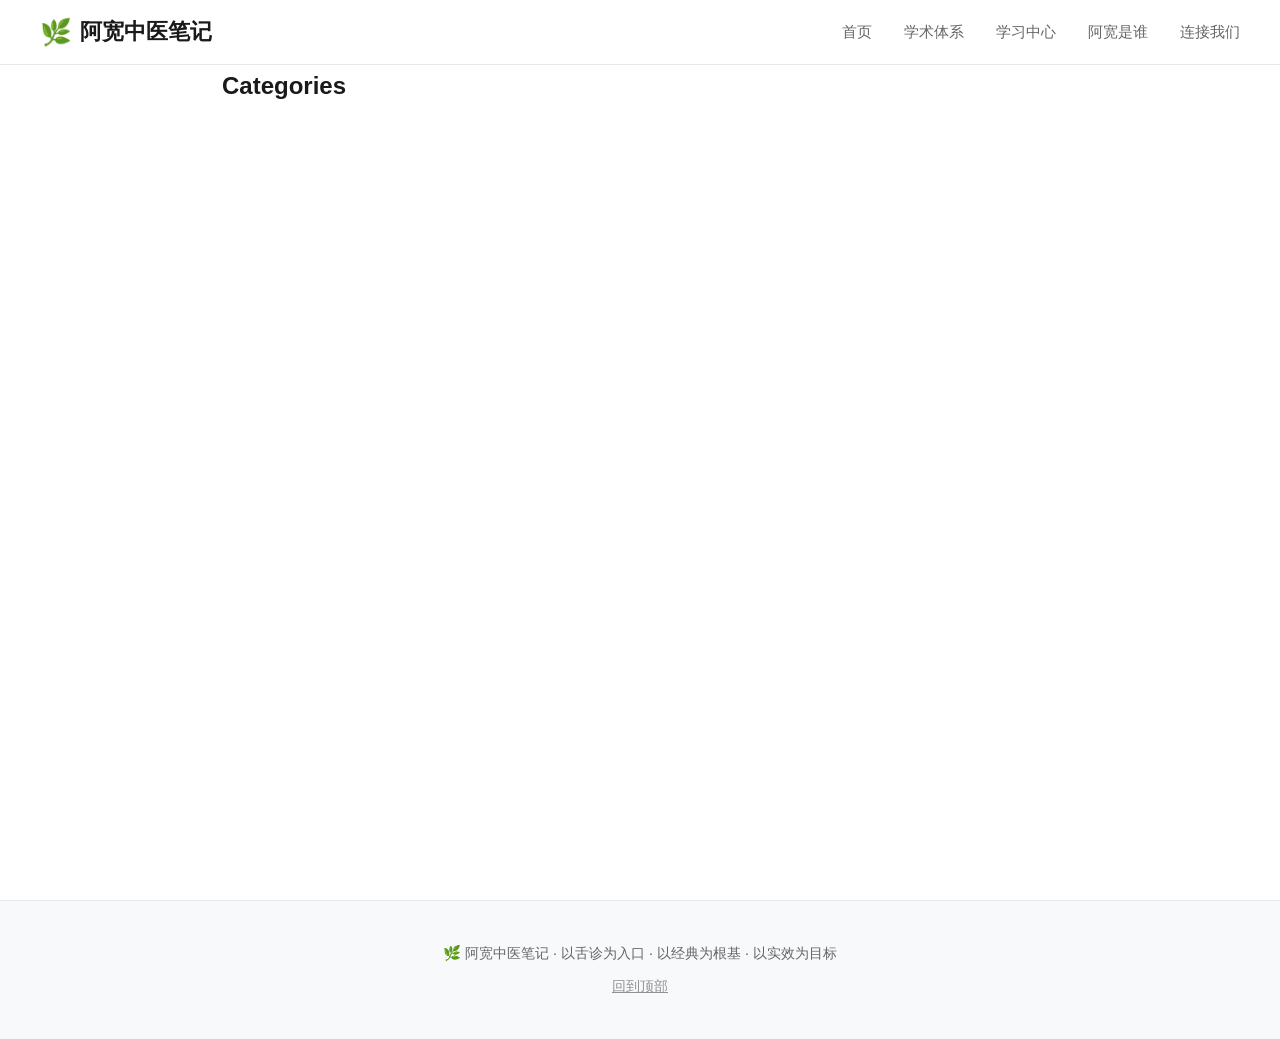
<file: categories/index.html>
<!DOCTYPE html>
<html lang="zh-CN">
<head>
    <meta charset="UTF-8">
    <meta name="viewport" content="width=device-width, initial-scale=1.0">
    <title>Categories | 阿宽中医笔记</title>
    <meta name="description" content="以舌诊为入口，以经典为根基，以实效为目标的中医辨证体系">
    
    <style>
        :root {
            --bg-primary: #ffffff;
            --bg-secondary: #f8f9fa;
            --bg-card: #ffffff;
            --text-primary: #1a1a1a;
            --text-secondary: #666666;
            --accent: #c4785a;
            --accent-light: #d48a6c;
            --border: #e8e8e8;
            --shadow: rgba(0, 0, 0, 0.08);
        }
        
        * {
            margin: 0;
            padding: 0;
            box-sizing: border-box;
        }
        
        body {
            font-family: -apple-system, BlinkMacSystemFont, "Segoe UI", "PingFang SC", "Hiragino Sans GB", "Microsoft YaHei", sans-serif;
            background: var(--bg-primary);
            color: var(--text-primary);
            line-height: 1.8;
            font-size: 16px;
        }
        
         
        nav {
            position: fixed;
            top: 0;
            left: 0;
            right: 0;
            background: rgba(255, 255, 255, 0.95);
            backdrop-filter: blur(10px);
            border-bottom: 1px solid var(--border);
            z-index: 1000;
            padding: 0 2rem;
        }
        
        .nav-container {
            max-width: 1200px;
            margin: 0 auto;
            display: flex;
            justify-content: space-between;
            align-items: center;
            height: 64px;
        }
        
        .logo {
            font-size: 1.4rem;
            font-weight: 700;
            color: var(--text-primary);
            text-decoration: none;
            display: flex;
            align-items: center;
            gap: 0.5rem;
        }
        
        .logo-icon {
            font-size: 1.6rem;
        }
        
        .nav-links {
            display: flex;
            gap: 2rem;
            list-style: none;
        }
        
        .nav-links a {
            color: var(--text-secondary);
            text-decoration: none;
            font-size: 0.95rem;
            transition: color 0.3s;
            position: relative;
        }
        
        .nav-links a:hover,
        .nav-links a.active {
            color: var(--text-primary);
        }
        
        .nav-links a::after {
            content: '';
            position: absolute;
            bottom: -4px;
            left: 0;
            width: 0;
            height: 2px;
            background: var(--accent);
            transition: width 0.3s;
        }
        
        .nav-links a:hover::after,
        .nav-links a.active::after {
            width: 100%;
        }
        
         
        main {
            padding-top: 64px;
            min-height: 100vh;
        }
        
        .container {
            max-width: 900px;
            margin: 0 auto;
            padding: 0 2rem;
        }
        
         
        .hero {
            padding: 2rem 0 1.5rem;
            text-align: center;
            background: linear-gradient(135deg, #faf8f6 0%, #ffffff 100%);
        }
        
        .hero-avatar {
            width: 80px;
            height: 80px;
            border-radius: 50%;
            background: linear-gradient(135deg, var(--accent) 0%, var(--accent-light) 100%);
            margin: 0 auto 1rem;
            display: flex;
            align-items: center;
            justify-content: center;
            font-size: 2rem;
            box-shadow: 0 4px 20px rgba(196, 120, 90, 0.3);
        }
        
        .hero-avatar-img {
            width: 100px;
            height: 100px;
            border-radius: 50%;
            object-fit: cover;
            margin: 0 auto 1rem;
            display: block;
            box-shadow: 0 4px 20px rgba(196, 120, 90, 0.3);
            border: 3px solid white;
        }
        
        .hero h1 {
            font-size: 2.2rem;
            margin-bottom: 0.6rem;
            color: var(--text-primary);
            font-weight: 700;
        }
        
        .hero-subtitle {
            font-size: 1.1rem;
            color: var(--text-secondary);
            margin-bottom: 1rem;
        }
        
        .hero-desc {
            max-width: 600px;
            margin: 0 auto 1.5rem;
            color: var(--text-secondary);
            font-size: 1rem;
            line-height: 1.8;
        }
        
        .hero-cta {
            display: inline-flex;
            align-items: center;
            gap: 0.5rem;
            background: var(--accent);
            color: white;
            padding: 0.9rem 1.8rem;
            border-radius: 8px;
            text-decoration: none;
            font-weight: 600;
            transition: all 0.3s;
            box-shadow: 0 4px 15px rgba(196, 120, 90, 0.3);
        }
        
        .hero-cta:hover {
            background: var(--accent-light);
            transform: translateY(-2px);
            box-shadow: 0 6px 20px rgba(196, 120, 90, 0.4);
        }
        
         
        .section {
            padding: 4rem 0;
            border-bottom: 1px solid var(--border);
        }
        
        .section:last-child {
            border-bottom: none;
        }
        
        .section-header {
            display: flex;
            align-items: center;
            gap: 1rem;
            margin-bottom: 2.5rem;
        }
        
        .section-icon {
            font-size: 2.2rem;
        }
        
        .section-title {
            font-size: 1.8rem;
            font-weight: 700;
            color: var(--text-primary);
        }
        
        .section-subtitle {
            color: var(--text-secondary);
            font-size: 1rem;
            margin-top: 0.3rem;
        }
        
         
        .feature-grid {
            display: grid;
            grid-template-columns: repeat(auto-fit, minmax(260px, 1fr));
            gap: 1.5rem;
        }
        
        .feature-card {
            background: var(--bg-card);
            border: 1px solid var(--border);
            border-radius: 12px;
            padding: 1.8rem;
            transition: all 0.3s;
            box-shadow: 0 2px 8px var(--shadow);
        }
        
        .feature-card:hover {
            border-color: var(--accent);
            transform: translateY(-4px);
            box-shadow: 0 8px 25px var(--shadow);
        }
        
        .feature-icon {
            font-size: 2.2rem;
            margin-bottom: 0.8rem;
        }
        
        .feature-title {
            font-size: 1.15rem;
            margin-bottom: 0.6rem;
            color: var(--text-primary);
            font-weight: 600;
        }
        
        .feature-desc {
            color: var(--text-secondary);
            font-size: 0.95rem;
            line-height: 1.7;
        }
        
         
        .content-card {
            background: var(--bg-card);
            border: 1px solid var(--border);
            border-radius: 12px;
            padding: 2rem;
            margin-bottom: 1.5rem;
            box-shadow: 0 2px 8px var(--shadow);
        }
        
        .content-card h3 {
            font-size: 1.3rem;
            margin-bottom: 0.8rem;
            color: var(--accent);
        }
        
        .content-card p {
            color: var(--text-secondary);
            margin-bottom: 0.8rem;
        }
        
        .content-card p:last-child {
            margin-bottom: 0;
        }
        
         
        .big-text {
            font-size: 1.15rem;
            line-height: 1.9;
            color: var(--text-secondary);
            margin: 1.5rem 0;
        }
        
        .big-text strong {
            color: var(--text-primary);
        }
        
         
        .highlight-box {
            background: linear-gradient(135deg, #fdf8f5 0%, #fff 100%);
            border: 1px solid rgba(196, 120, 90, 0.2);
            border-radius: 12px;
            padding: 1.8rem;
            margin: 1.5rem 0;
        }
        
        .highlight-box h4 {
            color: var(--accent);
            margin-bottom: 0.8rem;
            font-size: 1.1rem;
        }
        
         
        .styled-list {
            list-style: none;
            padding: 0;
        }
        
        .styled-list li {
            padding: 1rem 0;
            border-bottom: 1px solid var(--border);
            display: flex;
            align-items: flex-start;
            gap: 1rem;
        }
        
        .styled-list li:last-child {
            border-bottom: none;
        }
        
        .styled-list .icon {
            font-size: 1.5rem;
            flex-shrink: 0;
        }
        
        .styled-list .content h4 {
            color: var(--text-primary);
            margin-bottom: 0.3rem;
            font-size: 1.1rem;
        }
        
        .styled-list .content p {
            color: var(--text-secondary);
            font-size: 0.95rem;
        }
        
         
        .tag {
            display: inline-block;
            background: var(--bg-secondary);
            border: 1px solid var(--border);
            color: var(--text-secondary);
            padding: 0.3rem 0.9rem;
            border-radius: 20px;
            font-size: 0.85rem;
            margin-right: 0.5rem;
            margin-bottom: 0.5rem;
        }
        
        .tag-accent {
            background: rgba(196, 120, 90, 0.1);
            border-color: var(--accent);
            color: var(--accent);
        }
        
         
        table {
            width: 100%;
            border-collapse: collapse;
            margin: 1.5rem 0;
        }
        
        th, td {
            padding: 0.9rem;
            text-align: left;
            border-bottom: 1px solid var(--border);
        }
        
        th {
            color: var(--accent);
            font-weight: 600;
        }
        
        td {
            color: var(--text-secondary);
        }
        
         
        .contact-section {
            text-align: center;
            padding: 4rem 0;
            background: var(--bg-secondary);
        }
        
        .contact-section h2 {
            font-size: 1.8rem;
            margin-bottom: 0.8rem;
        }
        
        .contact-section p {
            color: var(--text-secondary);
            margin-bottom: 1.5rem;
        }
        
        .contact-layout {
            display: grid;
            grid-template-columns: 1fr auto;
            gap: 3rem;
            align-items: start;
            margin-top: 1.5rem;
        }
        
        .contact-text {
            text-align: left;
        }
        
        .contact-text ul {
            padding-left: 1.5rem;
            color: var(--text-secondary);
            margin: 1rem 0;
        }
        
        .contact-text li {
            margin-bottom: 0.5rem;
        }
        
        .contact-qr {
            flex-shrink: 0;
        }
        
        .wechat-card {
            display: inline-block;
            background: var(--bg-card);
            border: 1px solid var(--border);
            border-radius: 16px;
            padding: 1.5rem;
            box-shadow: 0 4px 15px var(--shadow);
            text-align: center;
        }
        
        .wechat-qr-placeholder {
            width: 180px;
            height: 180px;
            background: var(--bg-secondary);
            border-radius: 8px;
            display: flex;
            align-items: center;
            justify-content: center;
            color: var(--text-secondary);
            margin-bottom: 0.8rem;
            font-size: 0.9rem;
        }
        
         
        footer {
            background: var(--bg-secondary);
            border-top: 1px solid var(--border);
            padding: 2.5rem 0;
            text-align: center;
        }
        
        footer p {
            color: var(--text-secondary);
            font-size: 0.9rem;
        }
        
         
        @media (max-width: 768px) {
            .nav-links {
                display: none;
            }
            
            .hero h1 {
                font-size: 1.8rem;
            }
            
            .section-title {
                font-size: 1.4rem;
            }
            
            .big-text {
                font-size: 1rem;
            }
            
            .contact-layout {
                grid-template-columns: 1fr;
                gap: 2rem;
            }
            
            .contact-text {
                text-align: center;
            }
            
            .contact-qr {
                display: flex;
                justify-content: center;
            }
        }
    </style>
</head>
<body>
    <nav>
    <div class="nav-container">
        <a href="/" class="logo">
            <span class="logo-icon">🌿</span>
            <span>阿宽中医笔记</span>
        </a>
        <ul class="nav-links">
            
            <li><a href="/">首页</a></li>
            
            <li><a href="/#academic">学术体系</a></li>
            
            <li><a href="/#learning">学习中心</a></li>
            
            <li><a href="/#about">阿宽是谁</a></li>
            
            <li><a href="/#contact">连接我们</a></li>
            
        </ul>
    </div>
</nav>

<script>
document.querySelectorAll('nav a[href^="#"]').forEach(anchor => {
    anchor.addEventListener('click', function (e) {
        if (this.getAttribute('href').startsWith('/#')) {
            e.preventDefault();
            const targetId = this.getAttribute('href').substring(2);
            const target = document.getElementById(targetId);
            if (target) {
                target.scrollIntoView({ behavior: 'smooth', block: 'start' });
            }
        }
    });
});
</script>

    
    <main>
        
<section class="content-section">
    <div class="container">
        <h1>Categories</h1>
        
        
        
    </div>
</section>

    </main>
    
    <footer>
    <div class="container">
        <p>🌿 阿宽中医笔记 · 以舌诊为入口 · 以经典为根基 · 以实效为目标</p>
        <p style="margin-top: 0.5rem; opacity: 0.7; font-size: 0.85rem;">
            <a href="#home" style="color: inherit; text-decoration: underline;">回到顶部</a>
        </p>
    </div>
</footer>

<script>
document.querySelector('footer a[href="#home"]').addEventListener('click', function(e) {
    e.preventDefault();
    document.querySelector('#home').scrollIntoView({ behavior: 'smooth' });
});
</script>

</body>
</html>
</file>
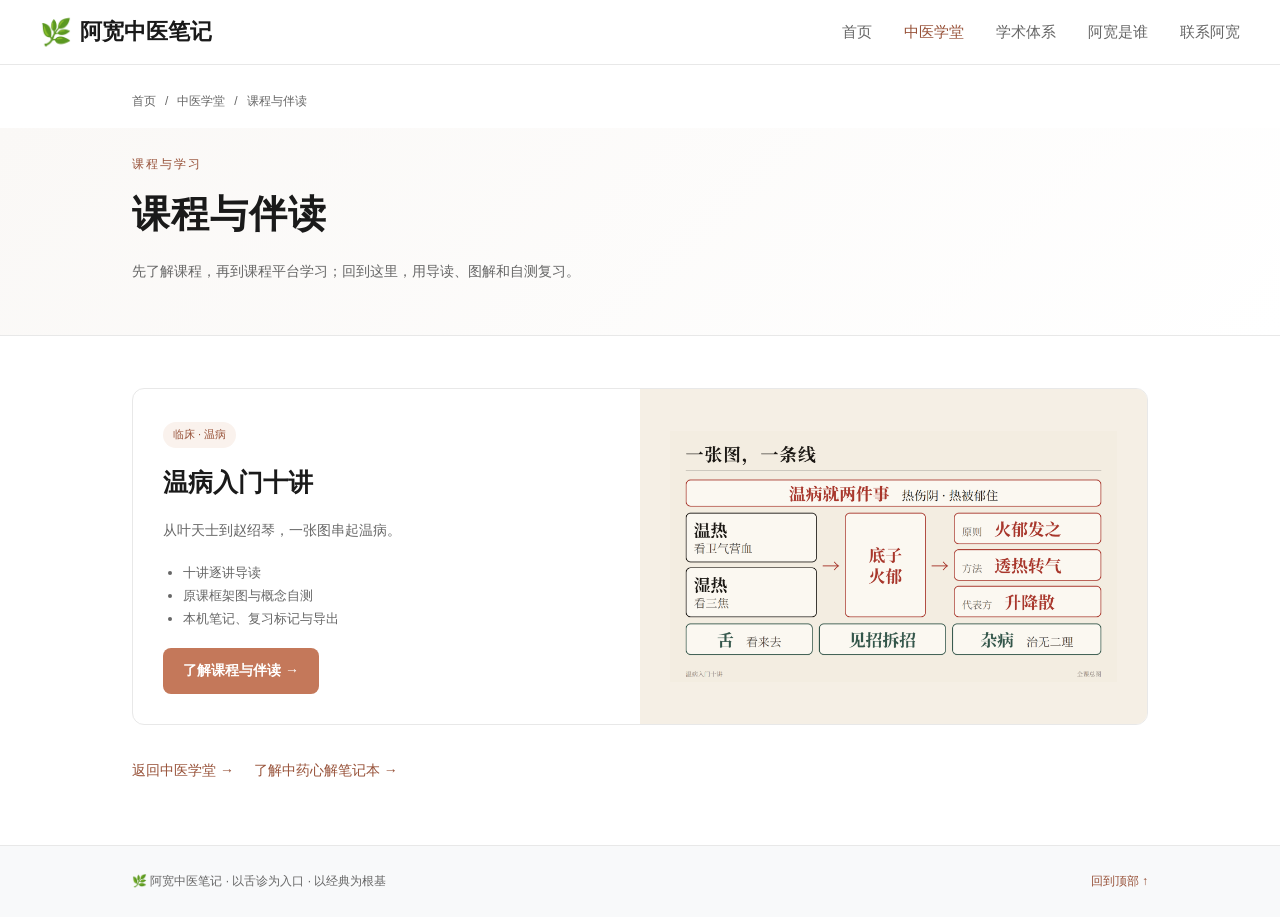
<file: courses/index.html>
<!doctype html><html lang="zh-CN"><head><meta charset="utf-8"><meta name="viewport" content="width=device-width,initial-scale=1"><title>课程与伴读 | 阿宽中医笔记</title><meta name="description" content="温病入门十讲的课程介绍与学习伴读；从中医学堂继续探索中药笔记本。"><meta name="theme-color" content="#ffffff"><link rel="icon" href="data:,"><link rel="canonical" href="https://ruikuan.wang/courses/"><link rel="stylesheet" href="/school/assets/school.css"><script src="/school/assets/school.js" defer></script></head><body class="school-page" id="top"><a class="school-skip" href="#main">跳到正文</a><nav aria-label="网站导航"><div class="nav-container"><a class="logo" href="/"><span class="logo-icon" aria-hidden="true">🌿</span><span>阿宽中医笔记</span></a><button class="school-menu-toggle" type="button" aria-controls="school-nav" aria-expanded="false">菜单</button><ul class="nav-links" id="school-nav"><li><a href="/">首页</a></li><li><a href="/school/" aria-current="page">中医学堂</a></li><li><a href="/#academic">学术体系</a></li><li><a href="/#about">阿宽是谁</a></li><li><a href="/#contact">联系阿宽</a></li></ul></div></nav><main id="main"><div class="academy-wrap"><div class="school-breadcrumb"><a href="/">首页</a><span>/</span><a href="/school/">中医学堂</a><span>/</span><span>课程与伴读</span></div></div><section class="school-hero"><div class="academy-wrap"><p class="academy-kicker">课程与学习</p><h1>课程与伴读</h1><p class="school-description">先了解课程，再到课程平台学习；回到这里，用导读、图解和自测复习。</p></div></section><section class="school-block"><div class="academy-wrap"><article class="school-course"><div class="school-course-copy"><span class="academy-tag">临床 · 温病</span><h2>温病入门十讲</h2><p>从叶天士到赵绍琴，一张图串起温病。</p><ul><li>十讲逐讲导读</li><li>原课框架图与概念自测</li><li>本机笔记、复习标记与导出</li></ul><a class="school-button" href="/courses/wenbing/">了解课程与伴读 →</a></div><div class="school-course-visual"><img src="/courses/wenbing/assets/map-00.png" alt="温病入门十讲原课总图" width="1600" height="900"></div></article><div class="school-actions"><a class="school-text-link" href="/school/">返回中医学堂 →</a><a class="school-text-link" href="/school/zhongyao/">了解中药心解笔记本 →</a></div></div></section></main><footer class="school-footer"><div class="academy-wrap"><p>🌿 阿宽中医笔记 · 以舌诊为入口 · 以经典为根基</p><a href="#top">回到顶部 ↑</a></div></footer></body></html>
</file>
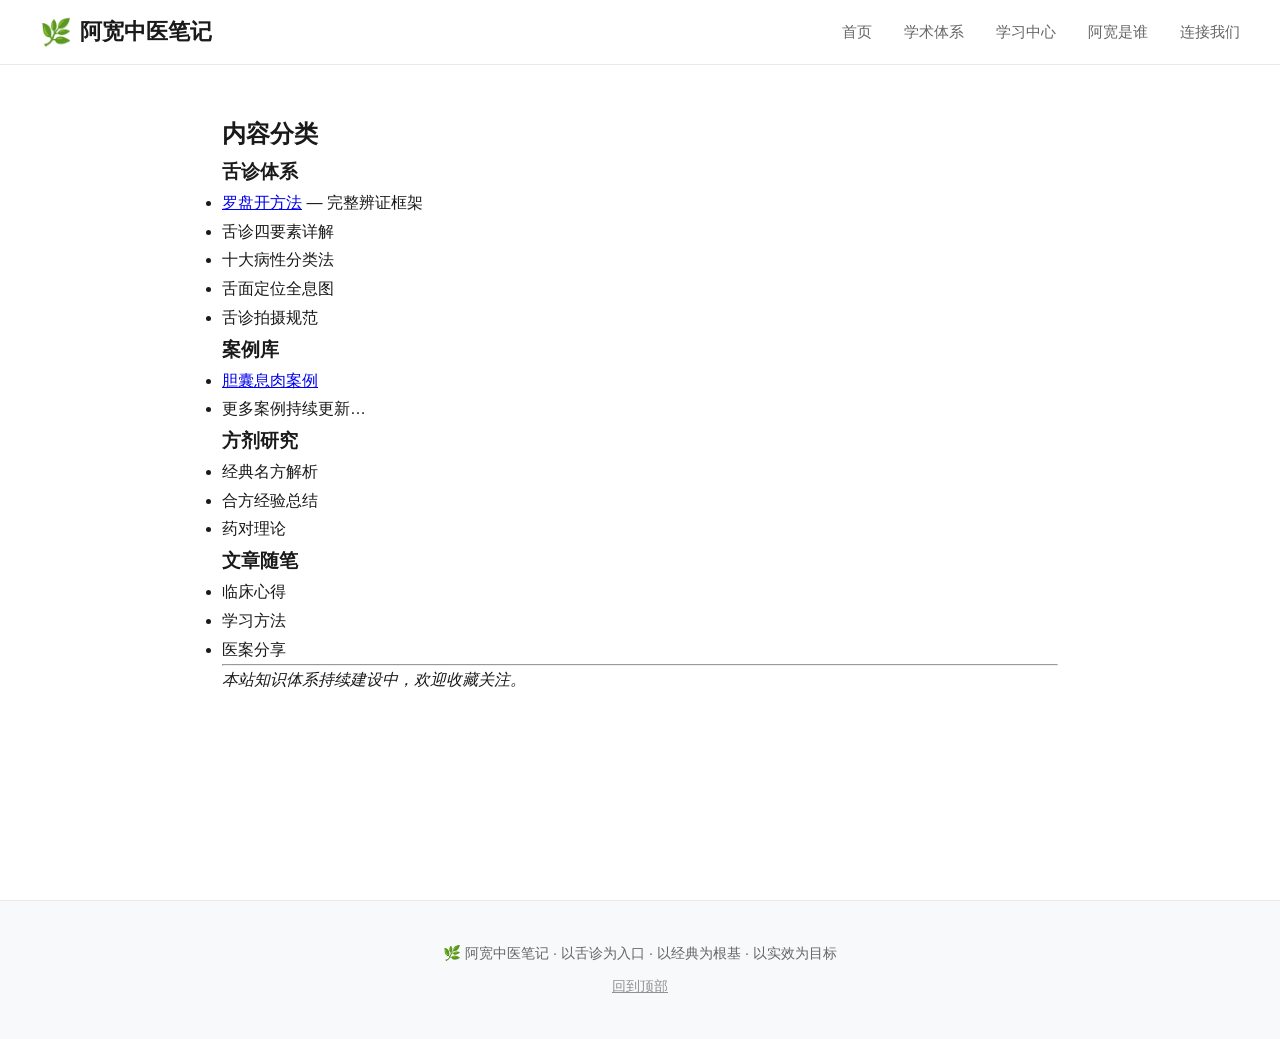
<file: knowledge/index.html>
<!DOCTYPE html>
<html lang="zh-CN">
<head>
    <meta charset="UTF-8">
    <meta name="viewport" content="width=device-width, initial-scale=1.0">
    <title>知识体系 | 阿宽中医笔记</title>
    <meta name="description" content="中医舌诊与辨证知识分类归档">
    
    <style>
        :root {
            --bg-primary: #ffffff;
            --bg-secondary: #f8f9fa;
            --bg-card: #ffffff;
            --text-primary: #1a1a1a;
            --text-secondary: #666666;
            --accent: #c4785a;
            --accent-light: #d48a6c;
            --border: #e8e8e8;
            --shadow: rgba(0, 0, 0, 0.08);
        }
        
        * {
            margin: 0;
            padding: 0;
            box-sizing: border-box;
        }
        
        body {
            font-family: -apple-system, BlinkMacSystemFont, "Segoe UI", "PingFang SC", "Hiragino Sans GB", "Microsoft YaHei", sans-serif;
            background: var(--bg-primary);
            color: var(--text-primary);
            line-height: 1.8;
            font-size: 16px;
        }
        
         
        nav {
            position: fixed;
            top: 0;
            left: 0;
            right: 0;
            background: rgba(255, 255, 255, 0.95);
            backdrop-filter: blur(10px);
            border-bottom: 1px solid var(--border);
            z-index: 1000;
            padding: 0 2rem;
        }
        
        .nav-container {
            max-width: 1200px;
            margin: 0 auto;
            display: flex;
            justify-content: space-between;
            align-items: center;
            height: 64px;
        }
        
        .logo {
            font-size: 1.4rem;
            font-weight: 700;
            color: var(--text-primary);
            text-decoration: none;
            display: flex;
            align-items: center;
            gap: 0.5rem;
        }
        
        .logo-icon {
            font-size: 1.6rem;
        }
        
        .nav-links {
            display: flex;
            gap: 2rem;
            list-style: none;
        }
        
        .nav-links a {
            color: var(--text-secondary);
            text-decoration: none;
            font-size: 0.95rem;
            transition: color 0.3s;
            position: relative;
        }
        
        .nav-links a:hover,
        .nav-links a.active {
            color: var(--text-primary);
        }
        
        .nav-links a::after {
            content: '';
            position: absolute;
            bottom: -4px;
            left: 0;
            width: 0;
            height: 2px;
            background: var(--accent);
            transition: width 0.3s;
        }
        
        .nav-links a:hover::after,
        .nav-links a.active::after {
            width: 100%;
        }
        
         
        main {
            padding-top: 64px;
            min-height: 100vh;
        }
        
        .container {
            max-width: 900px;
            margin: 0 auto;
            padding: 0 2rem;
        }
        
         
        .hero {
            padding: 2rem 0 1.5rem;
            text-align: center;
            background: linear-gradient(135deg, #faf8f6 0%, #ffffff 100%);
        }
        
        .hero-avatar {
            width: 80px;
            height: 80px;
            border-radius: 50%;
            background: linear-gradient(135deg, var(--accent) 0%, var(--accent-light) 100%);
            margin: 0 auto 1rem;
            display: flex;
            align-items: center;
            justify-content: center;
            font-size: 2rem;
            box-shadow: 0 4px 20px rgba(196, 120, 90, 0.3);
        }
        
        .hero-avatar-img {
            width: 100px;
            height: 100px;
            border-radius: 50%;
            object-fit: cover;
            margin: 0 auto 1rem;
            display: block;
            box-shadow: 0 4px 20px rgba(196, 120, 90, 0.3);
            border: 3px solid white;
        }
        
        .hero h1 {
            font-size: 2.2rem;
            margin-bottom: 0.6rem;
            color: var(--text-primary);
            font-weight: 700;
        }
        
        .hero-subtitle {
            font-size: 1.1rem;
            color: var(--text-secondary);
            margin-bottom: 1rem;
        }
        
        .hero-desc {
            max-width: 600px;
            margin: 0 auto 1.5rem;
            color: var(--text-secondary);
            font-size: 1rem;
            line-height: 1.8;
        }
        
        .hero-cta {
            display: inline-flex;
            align-items: center;
            gap: 0.5rem;
            background: var(--accent);
            color: white;
            padding: 0.9rem 1.8rem;
            border-radius: 8px;
            text-decoration: none;
            font-weight: 600;
            transition: all 0.3s;
            box-shadow: 0 4px 15px rgba(196, 120, 90, 0.3);
        }
        
        .hero-cta:hover {
            background: var(--accent-light);
            transform: translateY(-2px);
            box-shadow: 0 6px 20px rgba(196, 120, 90, 0.4);
        }
        
         
        .section {
            padding: 4rem 0;
            border-bottom: 1px solid var(--border);
        }
        
        .section:last-child {
            border-bottom: none;
        }
        
        .section-header {
            display: flex;
            align-items: center;
            gap: 1rem;
            margin-bottom: 2.5rem;
        }
        
        .section-icon {
            font-size: 2.2rem;
        }
        
        .section-title {
            font-size: 1.8rem;
            font-weight: 700;
            color: var(--text-primary);
        }
        
        .section-subtitle {
            color: var(--text-secondary);
            font-size: 1rem;
            margin-top: 0.3rem;
        }
        
         
        .feature-grid {
            display: grid;
            grid-template-columns: repeat(auto-fit, minmax(260px, 1fr));
            gap: 1.5rem;
        }
        
        .feature-card {
            background: var(--bg-card);
            border: 1px solid var(--border);
            border-radius: 12px;
            padding: 1.8rem;
            transition: all 0.3s;
            box-shadow: 0 2px 8px var(--shadow);
        }
        
        .feature-card:hover {
            border-color: var(--accent);
            transform: translateY(-4px);
            box-shadow: 0 8px 25px var(--shadow);
        }
        
        .feature-icon {
            font-size: 2.2rem;
            margin-bottom: 0.8rem;
        }
        
        .feature-title {
            font-size: 1.15rem;
            margin-bottom: 0.6rem;
            color: var(--text-primary);
            font-weight: 600;
        }
        
        .feature-desc {
            color: var(--text-secondary);
            font-size: 0.95rem;
            line-height: 1.7;
        }
        
         
        .content-card {
            background: var(--bg-card);
            border: 1px solid var(--border);
            border-radius: 12px;
            padding: 2rem;
            margin-bottom: 1.5rem;
            box-shadow: 0 2px 8px var(--shadow);
        }
        
        .content-card h3 {
            font-size: 1.3rem;
            margin-bottom: 0.8rem;
            color: var(--accent);
        }
        
        .content-card p {
            color: var(--text-secondary);
            margin-bottom: 0.8rem;
        }
        
        .content-card p:last-child {
            margin-bottom: 0;
        }
        
         
        .big-text {
            font-size: 1.15rem;
            line-height: 1.9;
            color: var(--text-secondary);
            margin: 1.5rem 0;
        }
        
        .big-text strong {
            color: var(--text-primary);
        }
        
         
        .highlight-box {
            background: linear-gradient(135deg, #fdf8f5 0%, #fff 100%);
            border: 1px solid rgba(196, 120, 90, 0.2);
            border-radius: 12px;
            padding: 1.8rem;
            margin: 1.5rem 0;
        }
        
        .highlight-box h4 {
            color: var(--accent);
            margin-bottom: 0.8rem;
            font-size: 1.1rem;
        }
        
         
        .styled-list {
            list-style: none;
            padding: 0;
        }
        
        .styled-list li {
            padding: 1rem 0;
            border-bottom: 1px solid var(--border);
            display: flex;
            align-items: flex-start;
            gap: 1rem;
        }
        
        .styled-list li:last-child {
            border-bottom: none;
        }
        
        .styled-list .icon {
            font-size: 1.5rem;
            flex-shrink: 0;
        }
        
        .styled-list .content h4 {
            color: var(--text-primary);
            margin-bottom: 0.3rem;
            font-size: 1.1rem;
        }
        
        .styled-list .content p {
            color: var(--text-secondary);
            font-size: 0.95rem;
        }
        
         
        .tag {
            display: inline-block;
            background: var(--bg-secondary);
            border: 1px solid var(--border);
            color: var(--text-secondary);
            padding: 0.3rem 0.9rem;
            border-radius: 20px;
            font-size: 0.85rem;
            margin-right: 0.5rem;
            margin-bottom: 0.5rem;
        }
        
        .tag-accent {
            background: rgba(196, 120, 90, 0.1);
            border-color: var(--accent);
            color: var(--accent);
        }
        
         
        table {
            width: 100%;
            border-collapse: collapse;
            margin: 1.5rem 0;
        }
        
        th, td {
            padding: 0.9rem;
            text-align: left;
            border-bottom: 1px solid var(--border);
        }
        
        th {
            color: var(--accent);
            font-weight: 600;
        }
        
        td {
            color: var(--text-secondary);
        }
        
         
        .contact-section {
            text-align: center;
            padding: 4rem 0;
            background: var(--bg-secondary);
        }
        
        .contact-section h2 {
            font-size: 1.8rem;
            margin-bottom: 0.8rem;
        }
        
        .contact-section p {
            color: var(--text-secondary);
            margin-bottom: 1.5rem;
        }
        
        .contact-layout {
            display: grid;
            grid-template-columns: 1fr auto;
            gap: 3rem;
            align-items: start;
            margin-top: 1.5rem;
        }
        
        .contact-text {
            text-align: left;
        }
        
        .contact-text ul {
            padding-left: 1.5rem;
            color: var(--text-secondary);
            margin: 1rem 0;
        }
        
        .contact-text li {
            margin-bottom: 0.5rem;
        }
        
        .contact-qr {
            flex-shrink: 0;
        }
        
        .wechat-card {
            display: inline-block;
            background: var(--bg-card);
            border: 1px solid var(--border);
            border-radius: 16px;
            padding: 1.5rem;
            box-shadow: 0 4px 15px var(--shadow);
            text-align: center;
        }
        
        .wechat-qr-placeholder {
            width: 180px;
            height: 180px;
            background: var(--bg-secondary);
            border-radius: 8px;
            display: flex;
            align-items: center;
            justify-content: center;
            color: var(--text-secondary);
            margin-bottom: 0.8rem;
            font-size: 0.9rem;
        }
        
         
        footer {
            background: var(--bg-secondary);
            border-top: 1px solid var(--border);
            padding: 2.5rem 0;
            text-align: center;
        }
        
        footer p {
            color: var(--text-secondary);
            font-size: 0.9rem;
        }
        
         
        @media (max-width: 768px) {
            .nav-links {
                display: none;
            }
            
            .hero h1 {
                font-size: 1.8rem;
            }
            
            .section-title {
                font-size: 1.4rem;
            }
            
            .big-text {
                font-size: 1rem;
            }
            
            .contact-layout {
                grid-template-columns: 1fr;
                gap: 2rem;
            }
            
            .contact-text {
                text-align: center;
            }
            
            .contact-qr {
                display: flex;
                justify-content: center;
            }
        }
    </style>
</head>
<body>
    <nav>
    <div class="nav-container">
        <a href="/" class="logo">
            <span class="logo-icon">🌿</span>
            <span>阿宽中医笔记</span>
        </a>
        <ul class="nav-links">
            
            <li><a href="/">首页</a></li>
            
            <li><a href="/#academic">学术体系</a></li>
            
            <li><a href="/#learning">学习中心</a></li>
            
            <li><a href="/#about">阿宽是谁</a></li>
            
            <li><a href="/#contact">连接我们</a></li>
            
        </ul>
    </div>
</nav>

<script>
document.querySelectorAll('nav a[href^="#"]').forEach(anchor => {
    anchor.addEventListener('click', function (e) {
        if (this.getAttribute('href').startsWith('/#')) {
            e.preventDefault();
            const targetId = this.getAttribute('href').substring(2);
            const target = document.getElementById(targetId);
            if (target) {
                target.scrollIntoView({ behavior: 'smooth', block: 'start' });
            }
        }
    });
});
</script>

    
    <main>
        
<div class="container" style="padding-top: 3rem;">
    <h2 id="内容分类">内容分类</h2>
<h3 id="舌诊体系">舌诊体系</h3>
<ul>
<li><a href="/method/">罗盘开方法</a> — 完整辨证框架</li>
<li>舌诊四要素详解</li>
<li>十大病性分类法</li>
<li>舌面定位全息图</li>
<li>舌诊拍摄规范</li>
</ul>
<h3 id="案例库">案例库</h3>
<ul>
<li><a href="/cases/gallbladder-polyp/">胆囊息肉案例</a></li>
<li>更多案例持续更新&hellip;</li>
</ul>
<h3 id="方剂研究">方剂研究</h3>
<ul>
<li>经典名方解析</li>
<li>合方经验总结</li>
<li>药对理论</li>
</ul>
<h3 id="文章随笔">文章随笔</h3>
<ul>
<li>临床心得</li>
<li>学习方法</li>
<li>医案分享</li>
</ul>
<hr>
<p><em>本站知识体系持续建设中，欢迎收藏关注。</em></p>

</div>

    </main>
    
    <footer>
    <div class="container">
        <p>🌿 阿宽中医笔记 · 以舌诊为入口 · 以经典为根基 · 以实效为目标</p>
        <p style="margin-top: 0.5rem; opacity: 0.7; font-size: 0.85rem;">
            <a href="#home" style="color: inherit; text-decoration: underline;">回到顶部</a>
        </p>
    </div>
</footer>

<script>
document.querySelector('footer a[href="#home"]').addEventListener('click', function(e) {
    e.preventDefault();
    document.querySelector('#home').scrollIntoView({ behavior: 'smooth' });
});
</script>

</body>
</html>
</file>
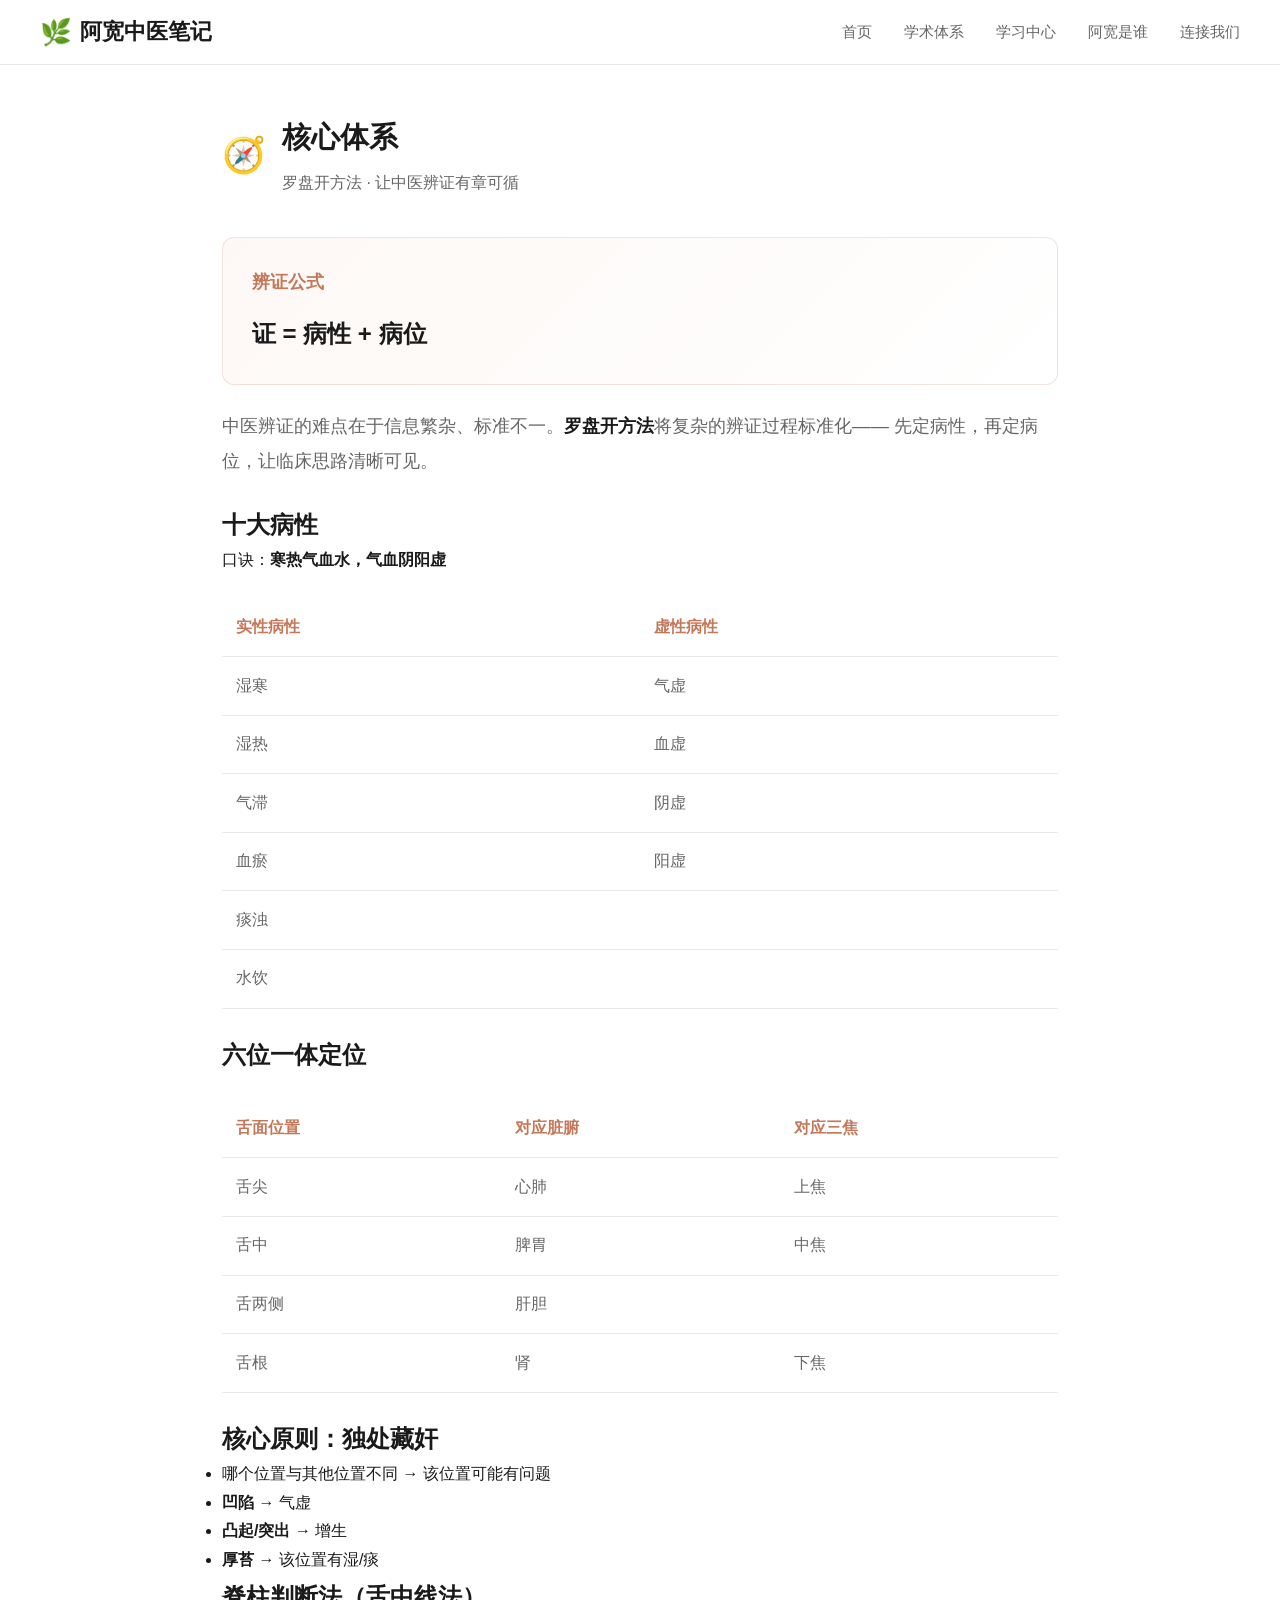
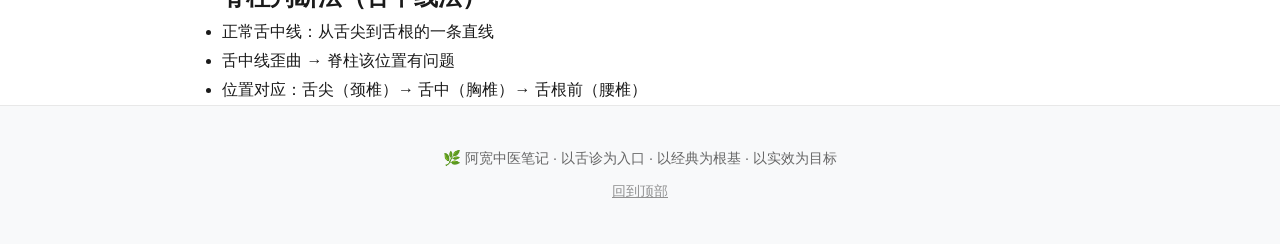
<file: method/index.html>
<!DOCTYPE html>
<html lang="zh-CN">
<head>
    <meta charset="UTF-8">
    <meta name="viewport" content="width=device-width, initial-scale=1.0">
    <title>核心体系 | 阿宽中医笔记</title>
    <meta name="description" content="罗盘开方法 · 十大病性 · 六位一体">
    
    <style>
        :root {
            --bg-primary: #ffffff;
            --bg-secondary: #f8f9fa;
            --bg-card: #ffffff;
            --text-primary: #1a1a1a;
            --text-secondary: #666666;
            --accent: #c4785a;
            --accent-light: #d48a6c;
            --border: #e8e8e8;
            --shadow: rgba(0, 0, 0, 0.08);
        }
        
        * {
            margin: 0;
            padding: 0;
            box-sizing: border-box;
        }
        
        body {
            font-family: -apple-system, BlinkMacSystemFont, "Segoe UI", "PingFang SC", "Hiragino Sans GB", "Microsoft YaHei", sans-serif;
            background: var(--bg-primary);
            color: var(--text-primary);
            line-height: 1.8;
            font-size: 16px;
        }
        
         
        nav {
            position: fixed;
            top: 0;
            left: 0;
            right: 0;
            background: rgba(255, 255, 255, 0.95);
            backdrop-filter: blur(10px);
            border-bottom: 1px solid var(--border);
            z-index: 1000;
            padding: 0 2rem;
        }
        
        .nav-container {
            max-width: 1200px;
            margin: 0 auto;
            display: flex;
            justify-content: space-between;
            align-items: center;
            height: 64px;
        }
        
        .logo {
            font-size: 1.4rem;
            font-weight: 700;
            color: var(--text-primary);
            text-decoration: none;
            display: flex;
            align-items: center;
            gap: 0.5rem;
        }
        
        .logo-icon {
            font-size: 1.6rem;
        }
        
        .nav-links {
            display: flex;
            gap: 2rem;
            list-style: none;
        }
        
        .nav-links a {
            color: var(--text-secondary);
            text-decoration: none;
            font-size: 0.95rem;
            transition: color 0.3s;
            position: relative;
        }
        
        .nav-links a:hover,
        .nav-links a.active {
            color: var(--text-primary);
        }
        
        .nav-links a::after {
            content: '';
            position: absolute;
            bottom: -4px;
            left: 0;
            width: 0;
            height: 2px;
            background: var(--accent);
            transition: width 0.3s;
        }
        
        .nav-links a:hover::after,
        .nav-links a.active::after {
            width: 100%;
        }
        
         
        main {
            padding-top: 64px;
            min-height: 100vh;
        }
        
        .container {
            max-width: 900px;
            margin: 0 auto;
            padding: 0 2rem;
        }
        
         
        .hero {
            padding: 2rem 0 1.5rem;
            text-align: center;
            background: linear-gradient(135deg, #faf8f6 0%, #ffffff 100%);
        }
        
        .hero-avatar {
            width: 80px;
            height: 80px;
            border-radius: 50%;
            background: linear-gradient(135deg, var(--accent) 0%, var(--accent-light) 100%);
            margin: 0 auto 1rem;
            display: flex;
            align-items: center;
            justify-content: center;
            font-size: 2rem;
            box-shadow: 0 4px 20px rgba(196, 120, 90, 0.3);
        }
        
        .hero-avatar-img {
            width: 100px;
            height: 100px;
            border-radius: 50%;
            object-fit: cover;
            margin: 0 auto 1rem;
            display: block;
            box-shadow: 0 4px 20px rgba(196, 120, 90, 0.3);
            border: 3px solid white;
        }
        
        .hero h1 {
            font-size: 2.2rem;
            margin-bottom: 0.6rem;
            color: var(--text-primary);
            font-weight: 700;
        }
        
        .hero-subtitle {
            font-size: 1.1rem;
            color: var(--text-secondary);
            margin-bottom: 1rem;
        }
        
        .hero-desc {
            max-width: 600px;
            margin: 0 auto 1.5rem;
            color: var(--text-secondary);
            font-size: 1rem;
            line-height: 1.8;
        }
        
        .hero-cta {
            display: inline-flex;
            align-items: center;
            gap: 0.5rem;
            background: var(--accent);
            color: white;
            padding: 0.9rem 1.8rem;
            border-radius: 8px;
            text-decoration: none;
            font-weight: 600;
            transition: all 0.3s;
            box-shadow: 0 4px 15px rgba(196, 120, 90, 0.3);
        }
        
        .hero-cta:hover {
            background: var(--accent-light);
            transform: translateY(-2px);
            box-shadow: 0 6px 20px rgba(196, 120, 90, 0.4);
        }
        
         
        .section {
            padding: 4rem 0;
            border-bottom: 1px solid var(--border);
        }
        
        .section:last-child {
            border-bottom: none;
        }
        
        .section-header {
            display: flex;
            align-items: center;
            gap: 1rem;
            margin-bottom: 2.5rem;
        }
        
        .section-icon {
            font-size: 2.2rem;
        }
        
        .section-title {
            font-size: 1.8rem;
            font-weight: 700;
            color: var(--text-primary);
        }
        
        .section-subtitle {
            color: var(--text-secondary);
            font-size: 1rem;
            margin-top: 0.3rem;
        }
        
         
        .feature-grid {
            display: grid;
            grid-template-columns: repeat(auto-fit, minmax(260px, 1fr));
            gap: 1.5rem;
        }
        
        .feature-card {
            background: var(--bg-card);
            border: 1px solid var(--border);
            border-radius: 12px;
            padding: 1.8rem;
            transition: all 0.3s;
            box-shadow: 0 2px 8px var(--shadow);
        }
        
        .feature-card:hover {
            border-color: var(--accent);
            transform: translateY(-4px);
            box-shadow: 0 8px 25px var(--shadow);
        }
        
        .feature-icon {
            font-size: 2.2rem;
            margin-bottom: 0.8rem;
        }
        
        .feature-title {
            font-size: 1.15rem;
            margin-bottom: 0.6rem;
            color: var(--text-primary);
            font-weight: 600;
        }
        
        .feature-desc {
            color: var(--text-secondary);
            font-size: 0.95rem;
            line-height: 1.7;
        }
        
         
        .content-card {
            background: var(--bg-card);
            border: 1px solid var(--border);
            border-radius: 12px;
            padding: 2rem;
            margin-bottom: 1.5rem;
            box-shadow: 0 2px 8px var(--shadow);
        }
        
        .content-card h3 {
            font-size: 1.3rem;
            margin-bottom: 0.8rem;
            color: var(--accent);
        }
        
        .content-card p {
            color: var(--text-secondary);
            margin-bottom: 0.8rem;
        }
        
        .content-card p:last-child {
            margin-bottom: 0;
        }
        
         
        .big-text {
            font-size: 1.15rem;
            line-height: 1.9;
            color: var(--text-secondary);
            margin: 1.5rem 0;
        }
        
        .big-text strong {
            color: var(--text-primary);
        }
        
         
        .highlight-box {
            background: linear-gradient(135deg, #fdf8f5 0%, #fff 100%);
            border: 1px solid rgba(196, 120, 90, 0.2);
            border-radius: 12px;
            padding: 1.8rem;
            margin: 1.5rem 0;
        }
        
        .highlight-box h4 {
            color: var(--accent);
            margin-bottom: 0.8rem;
            font-size: 1.1rem;
        }
        
         
        .styled-list {
            list-style: none;
            padding: 0;
        }
        
        .styled-list li {
            padding: 1rem 0;
            border-bottom: 1px solid var(--border);
            display: flex;
            align-items: flex-start;
            gap: 1rem;
        }
        
        .styled-list li:last-child {
            border-bottom: none;
        }
        
        .styled-list .icon {
            font-size: 1.5rem;
            flex-shrink: 0;
        }
        
        .styled-list .content h4 {
            color: var(--text-primary);
            margin-bottom: 0.3rem;
            font-size: 1.1rem;
        }
        
        .styled-list .content p {
            color: var(--text-secondary);
            font-size: 0.95rem;
        }
        
         
        .tag {
            display: inline-block;
            background: var(--bg-secondary);
            border: 1px solid var(--border);
            color: var(--text-secondary);
            padding: 0.3rem 0.9rem;
            border-radius: 20px;
            font-size: 0.85rem;
            margin-right: 0.5rem;
            margin-bottom: 0.5rem;
        }
        
        .tag-accent {
            background: rgba(196, 120, 90, 0.1);
            border-color: var(--accent);
            color: var(--accent);
        }
        
         
        table {
            width: 100%;
            border-collapse: collapse;
            margin: 1.5rem 0;
        }
        
        th, td {
            padding: 0.9rem;
            text-align: left;
            border-bottom: 1px solid var(--border);
        }
        
        th {
            color: var(--accent);
            font-weight: 600;
        }
        
        td {
            color: var(--text-secondary);
        }
        
         
        .contact-section {
            text-align: center;
            padding: 4rem 0;
            background: var(--bg-secondary);
        }
        
        .contact-section h2 {
            font-size: 1.8rem;
            margin-bottom: 0.8rem;
        }
        
        .contact-section p {
            color: var(--text-secondary);
            margin-bottom: 1.5rem;
        }
        
        .contact-layout {
            display: grid;
            grid-template-columns: 1fr auto;
            gap: 3rem;
            align-items: start;
            margin-top: 1.5rem;
        }
        
        .contact-text {
            text-align: left;
        }
        
        .contact-text ul {
            padding-left: 1.5rem;
            color: var(--text-secondary);
            margin: 1rem 0;
        }
        
        .contact-text li {
            margin-bottom: 0.5rem;
        }
        
        .contact-qr {
            flex-shrink: 0;
        }
        
        .wechat-card {
            display: inline-block;
            background: var(--bg-card);
            border: 1px solid var(--border);
            border-radius: 16px;
            padding: 1.5rem;
            box-shadow: 0 4px 15px var(--shadow);
            text-align: center;
        }
        
        .wechat-qr-placeholder {
            width: 180px;
            height: 180px;
            background: var(--bg-secondary);
            border-radius: 8px;
            display: flex;
            align-items: center;
            justify-content: center;
            color: var(--text-secondary);
            margin-bottom: 0.8rem;
            font-size: 0.9rem;
        }
        
         
        footer {
            background: var(--bg-secondary);
            border-top: 1px solid var(--border);
            padding: 2.5rem 0;
            text-align: center;
        }
        
        footer p {
            color: var(--text-secondary);
            font-size: 0.9rem;
        }
        
         
        @media (max-width: 768px) {
            .nav-links {
                display: none;
            }
            
            .hero h1 {
                font-size: 1.8rem;
            }
            
            .section-title {
                font-size: 1.4rem;
            }
            
            .big-text {
                font-size: 1rem;
            }
            
            .contact-layout {
                grid-template-columns: 1fr;
                gap: 2rem;
            }
            
            .contact-text {
                text-align: center;
            }
            
            .contact-qr {
                display: flex;
                justify-content: center;
            }
        }
    </style>
</head>
<body>
    <nav>
    <div class="nav-container">
        <a href="/" class="logo">
            <span class="logo-icon">🌿</span>
            <span>阿宽中医笔记</span>
        </a>
        <ul class="nav-links">
            
            <li><a href="/">首页</a></li>
            
            <li><a href="/#academic">学术体系</a></li>
            
            <li><a href="/#learning">学习中心</a></li>
            
            <li><a href="/#about">阿宽是谁</a></li>
            
            <li><a href="/#contact">连接我们</a></li>
            
        </ul>
    </div>
</nav>

<script>
document.querySelectorAll('nav a[href^="#"]').forEach(anchor => {
    anchor.addEventListener('click', function (e) {
        if (this.getAttribute('href').startsWith('/#')) {
            e.preventDefault();
            const targetId = this.getAttribute('href').substring(2);
            const target = document.getElementById(targetId);
            if (target) {
                target.scrollIntoView({ behavior: 'smooth', block: 'start' });
            }
        }
    });
});
</script>

    
    <main>
        
<div class="container" style="padding-top: 3rem;">
    <div class="section-header">
    <span class="section-icon">🧭</span>
    <div>
        <h1 class="section-title">核心体系</h1>
        <p class="section-subtitle">罗盘开方法 · 让中医辨证有章可循</p>
    </div>
</div>
<div class="highlight-box">
    <h4>辨证公式</h4>
    <p style="font-size: 1.5rem; margin: 0;"><strong>证 = 病性 + 病位</strong></p>
</div>
<div class="big-text">
    中医辨证的难点在于信息繁杂、标准不一。<strong>罗盘开方法</strong>将复杂的辨证过程标准化——
    先定病性，再定病位，让临床思路清晰可见。
</div>
<h2 id="十大病性">十大病性</h2>
<p>口诀：<strong>寒热气血水，气血阴阳虚</strong></p>
<table>
<thead>
<tr>
<th>实性病性</th>
<th>虚性病性</th>
</tr>
</thead>
<tbody>
<tr>
<td>湿寒</td>
<td>气虚</td>
</tr>
<tr>
<td>湿热</td>
<td>血虚</td>
</tr>
<tr>
<td>气滞</td>
<td>阴虚</td>
</tr>
<tr>
<td>血瘀</td>
<td>阳虚</td>
</tr>
<tr>
<td>痰浊</td>
<td></td>
</tr>
<tr>
<td>水饮</td>
<td></td>
</tr>
</tbody>
</table>
<h2 id="六位一体定位">六位一体定位</h2>
<table>
<thead>
<tr>
<th>舌面位置</th>
<th>对应脏腑</th>
<th>对应三焦</th>
</tr>
</thead>
<tbody>
<tr>
<td>舌尖</td>
<td>心肺</td>
<td>上焦</td>
</tr>
<tr>
<td>舌中</td>
<td>脾胃</td>
<td>中焦</td>
</tr>
<tr>
<td>舌两侧</td>
<td>肝胆</td>
<td></td>
</tr>
<tr>
<td>舌根</td>
<td>肾</td>
<td>下焦</td>
</tr>
</tbody>
</table>
<h2 id="核心原则独处藏奸">核心原则：独处藏奸</h2>
<ul>
<li>哪个位置与其他位置不同 → 该位置可能有问题</li>
<li><strong>凹陷</strong> → 气虚</li>
<li><strong>凸起/突出</strong> → 增生</li>
<li><strong>厚苔</strong> → 该位置有湿/痰</li>
</ul>
<h2 id="脊柱判断法舌中线法">脊柱判断法（舌中线法）</h2>
<ul>
<li>正常舌中线：从舌尖到舌根的一条直线</li>
<li>舌中线歪曲 → 脊柱该位置有问题</li>
<li>位置对应：舌尖（颈椎）→ 舌中（胸椎）→ 舌根前（腰椎）</li>
</ul>

</div>

    </main>
    
    <footer>
    <div class="container">
        <p>🌿 阿宽中医笔记 · 以舌诊为入口 · 以经典为根基 · 以实效为目标</p>
        <p style="margin-top: 0.5rem; opacity: 0.7; font-size: 0.85rem;">
            <a href="#home" style="color: inherit; text-decoration: underline;">回到顶部</a>
        </p>
    </div>
</footer>

<script>
document.querySelector('footer a[href="#home"]').addEventListener('click', function(e) {
    e.preventDefault();
    document.querySelector('#home').scrollIntoView({ behavior: 'smooth' });
});
</script>

</body>
</html>
</file>
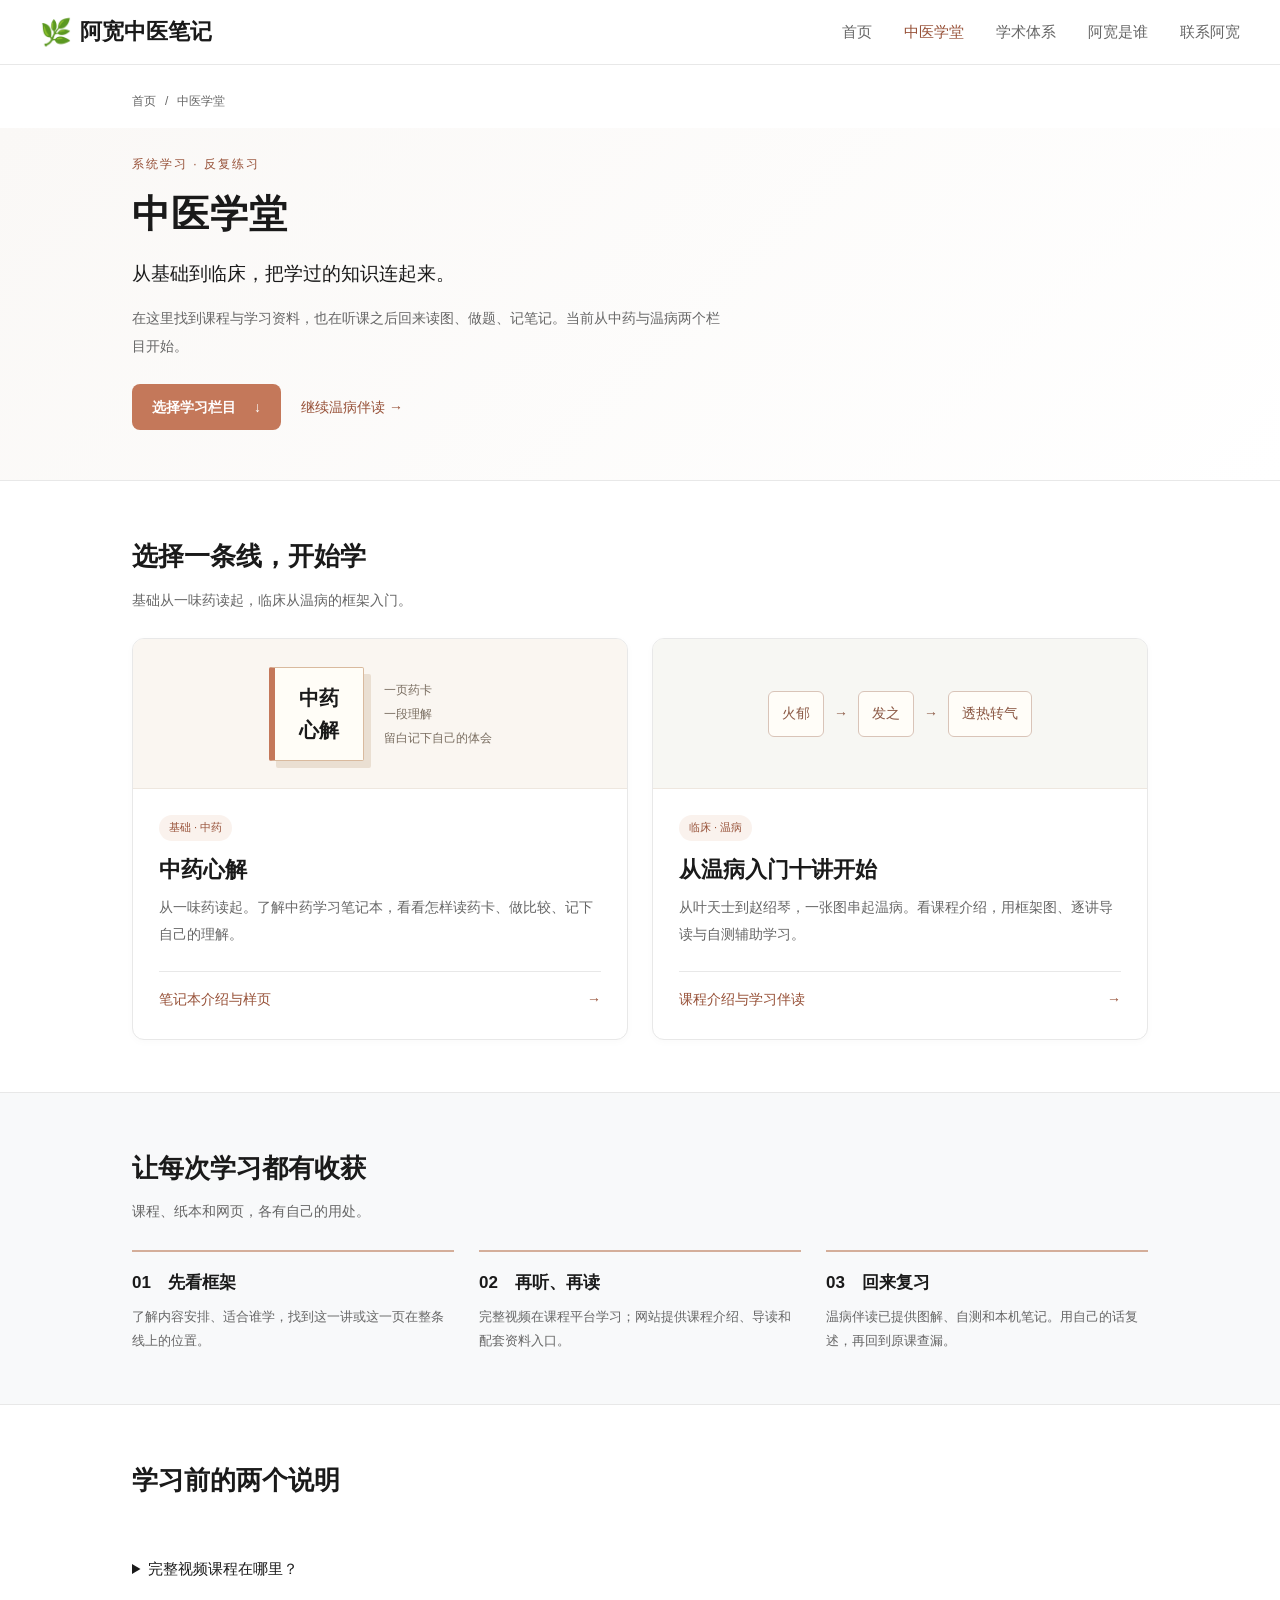
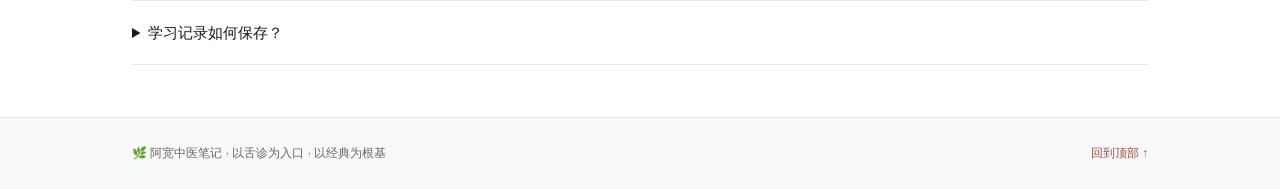
<file: school/index.html>
<!doctype html><html lang="zh-CN"><head><meta charset="utf-8"><meta name="viewport" content="width=device-width,initial-scale=1"><title>中医学堂 | 阿宽中医笔记</title><meta name="description" content="从基础到临床，找到适合自己的学习入口。中药心解笔记本与温病入门课程，配套导读、图解和复习。"><meta name="theme-color" content="#ffffff"><link rel="icon" href="data:,"><link rel="canonical" href="https://ruikuan.wang/school/"><link rel="stylesheet" href="/school/assets/school.css"><script src="/school/assets/school.js" defer></script></head><body class="school-page" id="top"><a class="school-skip" href="#main">跳到正文</a><nav aria-label="网站导航"><div class="nav-container"><a class="logo" href="/"><span class="logo-icon" aria-hidden="true">🌿</span><span>阿宽中医笔记</span></a><button class="school-menu-toggle" type="button" aria-controls="school-nav" aria-expanded="false">菜单</button><ul class="nav-links" id="school-nav"><li><a href="/">首页</a></li><li><a href="/school/" aria-current="page">中医学堂</a></li><li><a href="/#academic">学术体系</a></li><li><a href="/#about">阿宽是谁</a></li><li><a href="/#contact">联系阿宽</a></li></ul></div></nav><main id="main">
<div class="academy-wrap"><div class="school-breadcrumb"><a href="/">首页</a><span>/</span><span>中医学堂</span></div></div>
<section class="school-hero"><div class="academy-wrap"><p class="academy-kicker">系统学习 · 反复练习</p><h1>中医学堂</h1><p class="school-lead">从基础到临床，把学过的知识连起来。</p><p class="school-description">在这里找到课程与学习资料，也在听课之后回来读图、做题、记笔记。当前从中药与温病两个栏目开始。</p><div class="school-actions"><a class="school-button" href="#subjects">选择学习栏目 <span aria-hidden="true">↓</span></a><a class="school-text-link" href="/courses/wenbing/#study">继续温病伴读 →</a></div></div></section>
<section class="school-block" id="subjects"><div class="academy-wrap"><div class="school-section-head"><div><h2>选择一条线，开始学</h2><p>基础从一味药读起，临床从温病的框架入门。</p></div></div><div class="academy-grid">
<a class="academy-card" href="/school/zhongyao/" aria-label="中药：中药心解，进入栏目"><div class="academy-art" aria-hidden="true"><div class="art-book">中药<br>心解</div><div class="art-label">一页药卡<br>一段理解<br>留白记下自己的体会</div></div><div class="academy-card-body"><span class="academy-tag">基础 · 中药</span><h3>中药心解</h3><p>从一味药读起。了解中药学习笔记本，看看怎样读药卡、做比较、记下自己的理解。</p><span class="academy-arrow">笔记本介绍与样页 <span aria-hidden="true">→</span></span></div></a>
<a class="academy-card" href="/school/wenbing/" aria-label="温病：从入门十讲开始，进入栏目"><div class="academy-art wenbing" aria-hidden="true"><div class="art-line"><span>火郁</span>→<span>发之</span>→<span>透热转气</span></div></div><div class="academy-card-body"><span class="academy-tag">临床 · 温病</span><h3>从温病入门十讲开始</h3><p>从叶天士到赵绍琴，一张图串起温病。看课程介绍，用框架图、逐讲导读与自测辅助学习。</p><span class="academy-arrow">课程介绍与学习伴读 <span aria-hidden="true">→</span></span></div></a>
</div></div></section>
<section class="school-block soft"><div class="academy-wrap"><div class="school-section-head"><div><h2>让每次学习都有收获</h2><p>课程、纸本和网页，各有自己的用处。</p></div></div><ol class="school-steps"><li><strong>01　先看框架</strong><p>了解内容安排、适合谁学，找到这一讲或这一页在整条线上的位置。</p></li><li><strong>02　再听、再读</strong><p>完整视频在课程平台学习；网站提供课程介绍、导读和配套资料入口。</p></li><li><strong>03　回来复习</strong><p>温病伴读已提供图解、自测和本机笔记。用自己的话复述，再回到原课查漏。</p></li></ol></div></section>
<section class="school-block"><div class="academy-wrap"><div class="school-section-head"><div><h2>学习前的两个说明</h2></div></div><div class="school-faq"><details><summary>完整视频课程在哪里？</summary><p>视频课程在另外的平台学习，课程安排与入口请通过相应课程页添加微信咨询。网站不收款，具体产品状态以各页说明为准。</p></details><details><summary>学习记录如何保存？</summary><p>目前温病伴读的笔记和复习标记保存在当前浏览器，不与课程平台同步。重要笔记可导出保存，清理浏览器数据可能删除本机记录。</p></details></div></div></section></main><footer class="school-footer"><div class="academy-wrap"><p>🌿 阿宽中医笔记 · 以舌诊为入口 · 以经典为根基</p><a href="#top">回到顶部 ↑</a></div></footer></body></html>
</file>
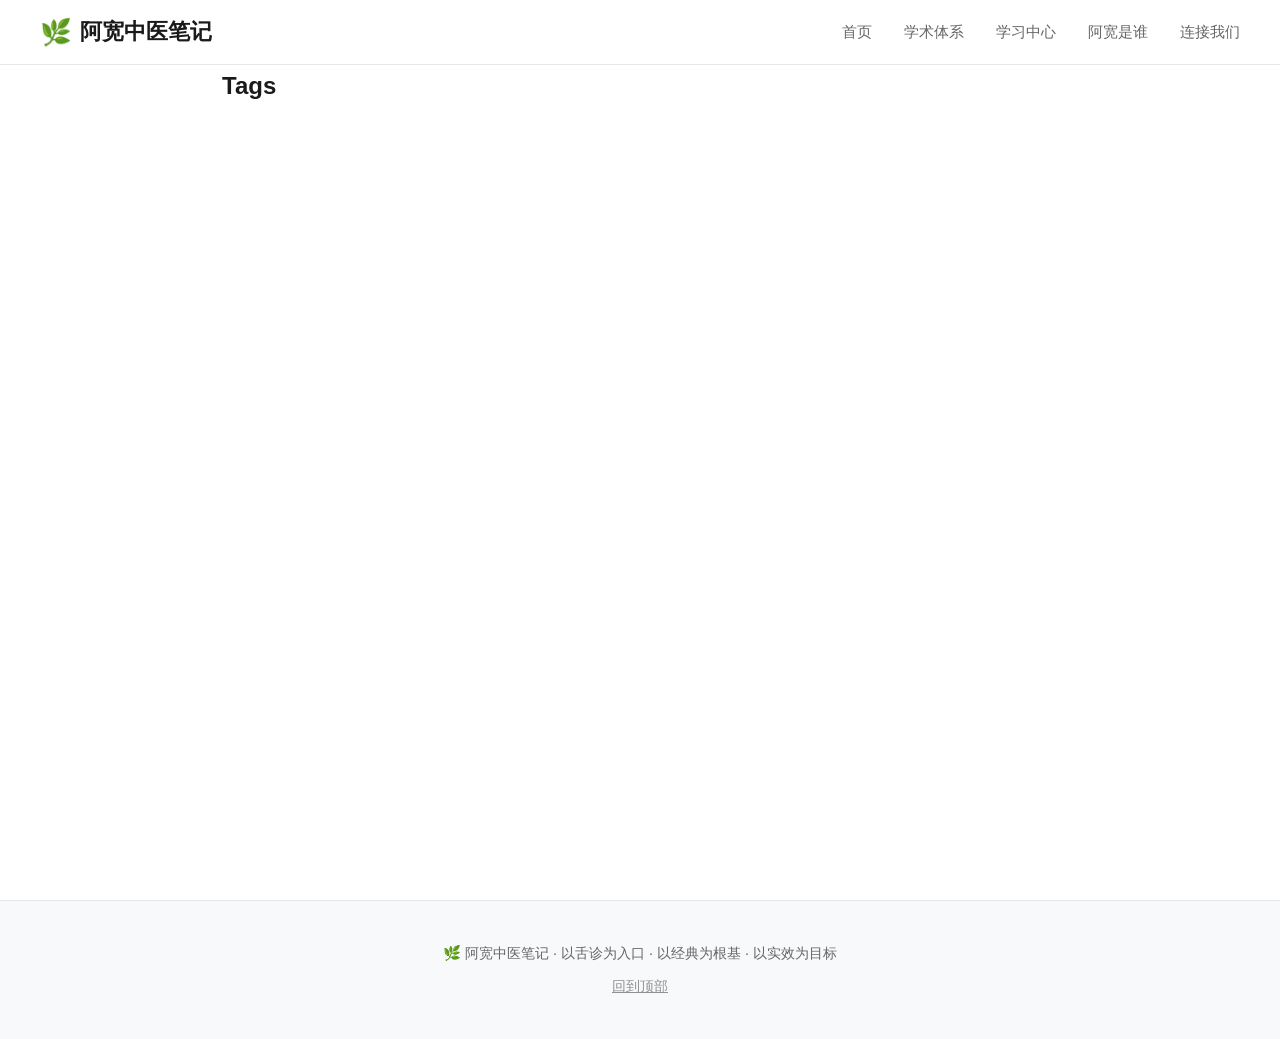
<file: tags/index.html>
<!DOCTYPE html>
<html lang="zh-CN">
<head>
    <meta charset="UTF-8">
    <meta name="viewport" content="width=device-width, initial-scale=1.0">
    <title>Tags | 阿宽中医笔记</title>
    <meta name="description" content="以舌诊为入口，以经典为根基，以实效为目标的中医辨证体系">
    
    <style>
        :root {
            --bg-primary: #ffffff;
            --bg-secondary: #f8f9fa;
            --bg-card: #ffffff;
            --text-primary: #1a1a1a;
            --text-secondary: #666666;
            --accent: #c4785a;
            --accent-light: #d48a6c;
            --border: #e8e8e8;
            --shadow: rgba(0, 0, 0, 0.08);
        }
        
        * {
            margin: 0;
            padding: 0;
            box-sizing: border-box;
        }
        
        body {
            font-family: -apple-system, BlinkMacSystemFont, "Segoe UI", "PingFang SC", "Hiragino Sans GB", "Microsoft YaHei", sans-serif;
            background: var(--bg-primary);
            color: var(--text-primary);
            line-height: 1.8;
            font-size: 16px;
        }
        
         
        nav {
            position: fixed;
            top: 0;
            left: 0;
            right: 0;
            background: rgba(255, 255, 255, 0.95);
            backdrop-filter: blur(10px);
            border-bottom: 1px solid var(--border);
            z-index: 1000;
            padding: 0 2rem;
        }
        
        .nav-container {
            max-width: 1200px;
            margin: 0 auto;
            display: flex;
            justify-content: space-between;
            align-items: center;
            height: 64px;
        }
        
        .logo {
            font-size: 1.4rem;
            font-weight: 700;
            color: var(--text-primary);
            text-decoration: none;
            display: flex;
            align-items: center;
            gap: 0.5rem;
        }
        
        .logo-icon {
            font-size: 1.6rem;
        }
        
        .nav-links {
            display: flex;
            gap: 2rem;
            list-style: none;
        }
        
        .nav-links a {
            color: var(--text-secondary);
            text-decoration: none;
            font-size: 0.95rem;
            transition: color 0.3s;
            position: relative;
        }
        
        .nav-links a:hover,
        .nav-links a.active {
            color: var(--text-primary);
        }
        
        .nav-links a::after {
            content: '';
            position: absolute;
            bottom: -4px;
            left: 0;
            width: 0;
            height: 2px;
            background: var(--accent);
            transition: width 0.3s;
        }
        
        .nav-links a:hover::after,
        .nav-links a.active::after {
            width: 100%;
        }
        
         
        main {
            padding-top: 64px;
            min-height: 100vh;
        }
        
        .container {
            max-width: 900px;
            margin: 0 auto;
            padding: 0 2rem;
        }
        
         
        .hero {
            padding: 2rem 0 1.5rem;
            text-align: center;
            background: linear-gradient(135deg, #faf8f6 0%, #ffffff 100%);
        }
        
        .hero-avatar {
            width: 80px;
            height: 80px;
            border-radius: 50%;
            background: linear-gradient(135deg, var(--accent) 0%, var(--accent-light) 100%);
            margin: 0 auto 1rem;
            display: flex;
            align-items: center;
            justify-content: center;
            font-size: 2rem;
            box-shadow: 0 4px 20px rgba(196, 120, 90, 0.3);
        }
        
        .hero-avatar-img {
            width: 100px;
            height: 100px;
            border-radius: 50%;
            object-fit: cover;
            margin: 0 auto 1rem;
            display: block;
            box-shadow: 0 4px 20px rgba(196, 120, 90, 0.3);
            border: 3px solid white;
        }
        
        .hero h1 {
            font-size: 2.2rem;
            margin-bottom: 0.6rem;
            color: var(--text-primary);
            font-weight: 700;
        }
        
        .hero-subtitle {
            font-size: 1.1rem;
            color: var(--text-secondary);
            margin-bottom: 1rem;
        }
        
        .hero-desc {
            max-width: 600px;
            margin: 0 auto 1.5rem;
            color: var(--text-secondary);
            font-size: 1rem;
            line-height: 1.8;
        }
        
        .hero-cta {
            display: inline-flex;
            align-items: center;
            gap: 0.5rem;
            background: var(--accent);
            color: white;
            padding: 0.9rem 1.8rem;
            border-radius: 8px;
            text-decoration: none;
            font-weight: 600;
            transition: all 0.3s;
            box-shadow: 0 4px 15px rgba(196, 120, 90, 0.3);
        }
        
        .hero-cta:hover {
            background: var(--accent-light);
            transform: translateY(-2px);
            box-shadow: 0 6px 20px rgba(196, 120, 90, 0.4);
        }
        
         
        .section {
            padding: 4rem 0;
            border-bottom: 1px solid var(--border);
        }
        
        .section:last-child {
            border-bottom: none;
        }
        
        .section-header {
            display: flex;
            align-items: center;
            gap: 1rem;
            margin-bottom: 2.5rem;
        }
        
        .section-icon {
            font-size: 2.2rem;
        }
        
        .section-title {
            font-size: 1.8rem;
            font-weight: 700;
            color: var(--text-primary);
        }
        
        .section-subtitle {
            color: var(--text-secondary);
            font-size: 1rem;
            margin-top: 0.3rem;
        }
        
         
        .feature-grid {
            display: grid;
            grid-template-columns: repeat(auto-fit, minmax(260px, 1fr));
            gap: 1.5rem;
        }
        
        .feature-card {
            background: var(--bg-card);
            border: 1px solid var(--border);
            border-radius: 12px;
            padding: 1.8rem;
            transition: all 0.3s;
            box-shadow: 0 2px 8px var(--shadow);
        }
        
        .feature-card:hover {
            border-color: var(--accent);
            transform: translateY(-4px);
            box-shadow: 0 8px 25px var(--shadow);
        }
        
        .feature-icon {
            font-size: 2.2rem;
            margin-bottom: 0.8rem;
        }
        
        .feature-title {
            font-size: 1.15rem;
            margin-bottom: 0.6rem;
            color: var(--text-primary);
            font-weight: 600;
        }
        
        .feature-desc {
            color: var(--text-secondary);
            font-size: 0.95rem;
            line-height: 1.7;
        }
        
         
        .content-card {
            background: var(--bg-card);
            border: 1px solid var(--border);
            border-radius: 12px;
            padding: 2rem;
            margin-bottom: 1.5rem;
            box-shadow: 0 2px 8px var(--shadow);
        }
        
        .content-card h3 {
            font-size: 1.3rem;
            margin-bottom: 0.8rem;
            color: var(--accent);
        }
        
        .content-card p {
            color: var(--text-secondary);
            margin-bottom: 0.8rem;
        }
        
        .content-card p:last-child {
            margin-bottom: 0;
        }
        
         
        .big-text {
            font-size: 1.15rem;
            line-height: 1.9;
            color: var(--text-secondary);
            margin: 1.5rem 0;
        }
        
        .big-text strong {
            color: var(--text-primary);
        }
        
         
        .highlight-box {
            background: linear-gradient(135deg, #fdf8f5 0%, #fff 100%);
            border: 1px solid rgba(196, 120, 90, 0.2);
            border-radius: 12px;
            padding: 1.8rem;
            margin: 1.5rem 0;
        }
        
        .highlight-box h4 {
            color: var(--accent);
            margin-bottom: 0.8rem;
            font-size: 1.1rem;
        }
        
         
        .styled-list {
            list-style: none;
            padding: 0;
        }
        
        .styled-list li {
            padding: 1rem 0;
            border-bottom: 1px solid var(--border);
            display: flex;
            align-items: flex-start;
            gap: 1rem;
        }
        
        .styled-list li:last-child {
            border-bottom: none;
        }
        
        .styled-list .icon {
            font-size: 1.5rem;
            flex-shrink: 0;
        }
        
        .styled-list .content h4 {
            color: var(--text-primary);
            margin-bottom: 0.3rem;
            font-size: 1.1rem;
        }
        
        .styled-list .content p {
            color: var(--text-secondary);
            font-size: 0.95rem;
        }
        
         
        .tag {
            display: inline-block;
            background: var(--bg-secondary);
            border: 1px solid var(--border);
            color: var(--text-secondary);
            padding: 0.3rem 0.9rem;
            border-radius: 20px;
            font-size: 0.85rem;
            margin-right: 0.5rem;
            margin-bottom: 0.5rem;
        }
        
        .tag-accent {
            background: rgba(196, 120, 90, 0.1);
            border-color: var(--accent);
            color: var(--accent);
        }
        
         
        table {
            width: 100%;
            border-collapse: collapse;
            margin: 1.5rem 0;
        }
        
        th, td {
            padding: 0.9rem;
            text-align: left;
            border-bottom: 1px solid var(--border);
        }
        
        th {
            color: var(--accent);
            font-weight: 600;
        }
        
        td {
            color: var(--text-secondary);
        }
        
         
        .contact-section {
            text-align: center;
            padding: 4rem 0;
            background: var(--bg-secondary);
        }
        
        .contact-section h2 {
            font-size: 1.8rem;
            margin-bottom: 0.8rem;
        }
        
        .contact-section p {
            color: var(--text-secondary);
            margin-bottom: 1.5rem;
        }
        
        .contact-layout {
            display: grid;
            grid-template-columns: 1fr auto;
            gap: 3rem;
            align-items: start;
            margin-top: 1.5rem;
        }
        
        .contact-text {
            text-align: left;
        }
        
        .contact-text ul {
            padding-left: 1.5rem;
            color: var(--text-secondary);
            margin: 1rem 0;
        }
        
        .contact-text li {
            margin-bottom: 0.5rem;
        }
        
        .contact-qr {
            flex-shrink: 0;
        }
        
        .wechat-card {
            display: inline-block;
            background: var(--bg-card);
            border: 1px solid var(--border);
            border-radius: 16px;
            padding: 1.5rem;
            box-shadow: 0 4px 15px var(--shadow);
            text-align: center;
        }
        
        .wechat-qr-placeholder {
            width: 180px;
            height: 180px;
            background: var(--bg-secondary);
            border-radius: 8px;
            display: flex;
            align-items: center;
            justify-content: center;
            color: var(--text-secondary);
            margin-bottom: 0.8rem;
            font-size: 0.9rem;
        }
        
         
        footer {
            background: var(--bg-secondary);
            border-top: 1px solid var(--border);
            padding: 2.5rem 0;
            text-align: center;
        }
        
        footer p {
            color: var(--text-secondary);
            font-size: 0.9rem;
        }
        
         
        @media (max-width: 768px) {
            .nav-links {
                display: none;
            }
            
            .hero h1 {
                font-size: 1.8rem;
            }
            
            .section-title {
                font-size: 1.4rem;
            }
            
            .big-text {
                font-size: 1rem;
            }
            
            .contact-layout {
                grid-template-columns: 1fr;
                gap: 2rem;
            }
            
            .contact-text {
                text-align: center;
            }
            
            .contact-qr {
                display: flex;
                justify-content: center;
            }
        }
    </style>
</head>
<body>
    <nav>
    <div class="nav-container">
        <a href="/" class="logo">
            <span class="logo-icon">🌿</span>
            <span>阿宽中医笔记</span>
        </a>
        <ul class="nav-links">
            
            <li><a href="/">首页</a></li>
            
            <li><a href="/#academic">学术体系</a></li>
            
            <li><a href="/#learning">学习中心</a></li>
            
            <li><a href="/#about">阿宽是谁</a></li>
            
            <li><a href="/#contact">连接我们</a></li>
            
        </ul>
    </div>
</nav>

<script>
document.querySelectorAll('nav a[href^="#"]').forEach(anchor => {
    anchor.addEventListener('click', function (e) {
        if (this.getAttribute('href').startsWith('/#')) {
            e.preventDefault();
            const targetId = this.getAttribute('href').substring(2);
            const target = document.getElementById(targetId);
            if (target) {
                target.scrollIntoView({ behavior: 'smooth', block: 'start' });
            }
        }
    });
});
</script>

    
    <main>
        
<section class="content-section">
    <div class="container">
        <h1>Tags</h1>
        
        
        
    </div>
</section>

    </main>
    
    <footer>
    <div class="container">
        <p>🌿 阿宽中医笔记 · 以舌诊为入口 · 以经典为根基 · 以实效为目标</p>
        <p style="margin-top: 0.5rem; opacity: 0.7; font-size: 0.85rem;">
            <a href="#home" style="color: inherit; text-decoration: underline;">回到顶部</a>
        </p>
    </div>
</footer>

<script>
document.querySelector('footer a[href="#home"]').addEventListener('click', function(e) {
    e.preventDefault();
    document.querySelector('#home').scrollIntoView({ behavior: 'smooth' });
});
</script>

</body>
</html>
</file>
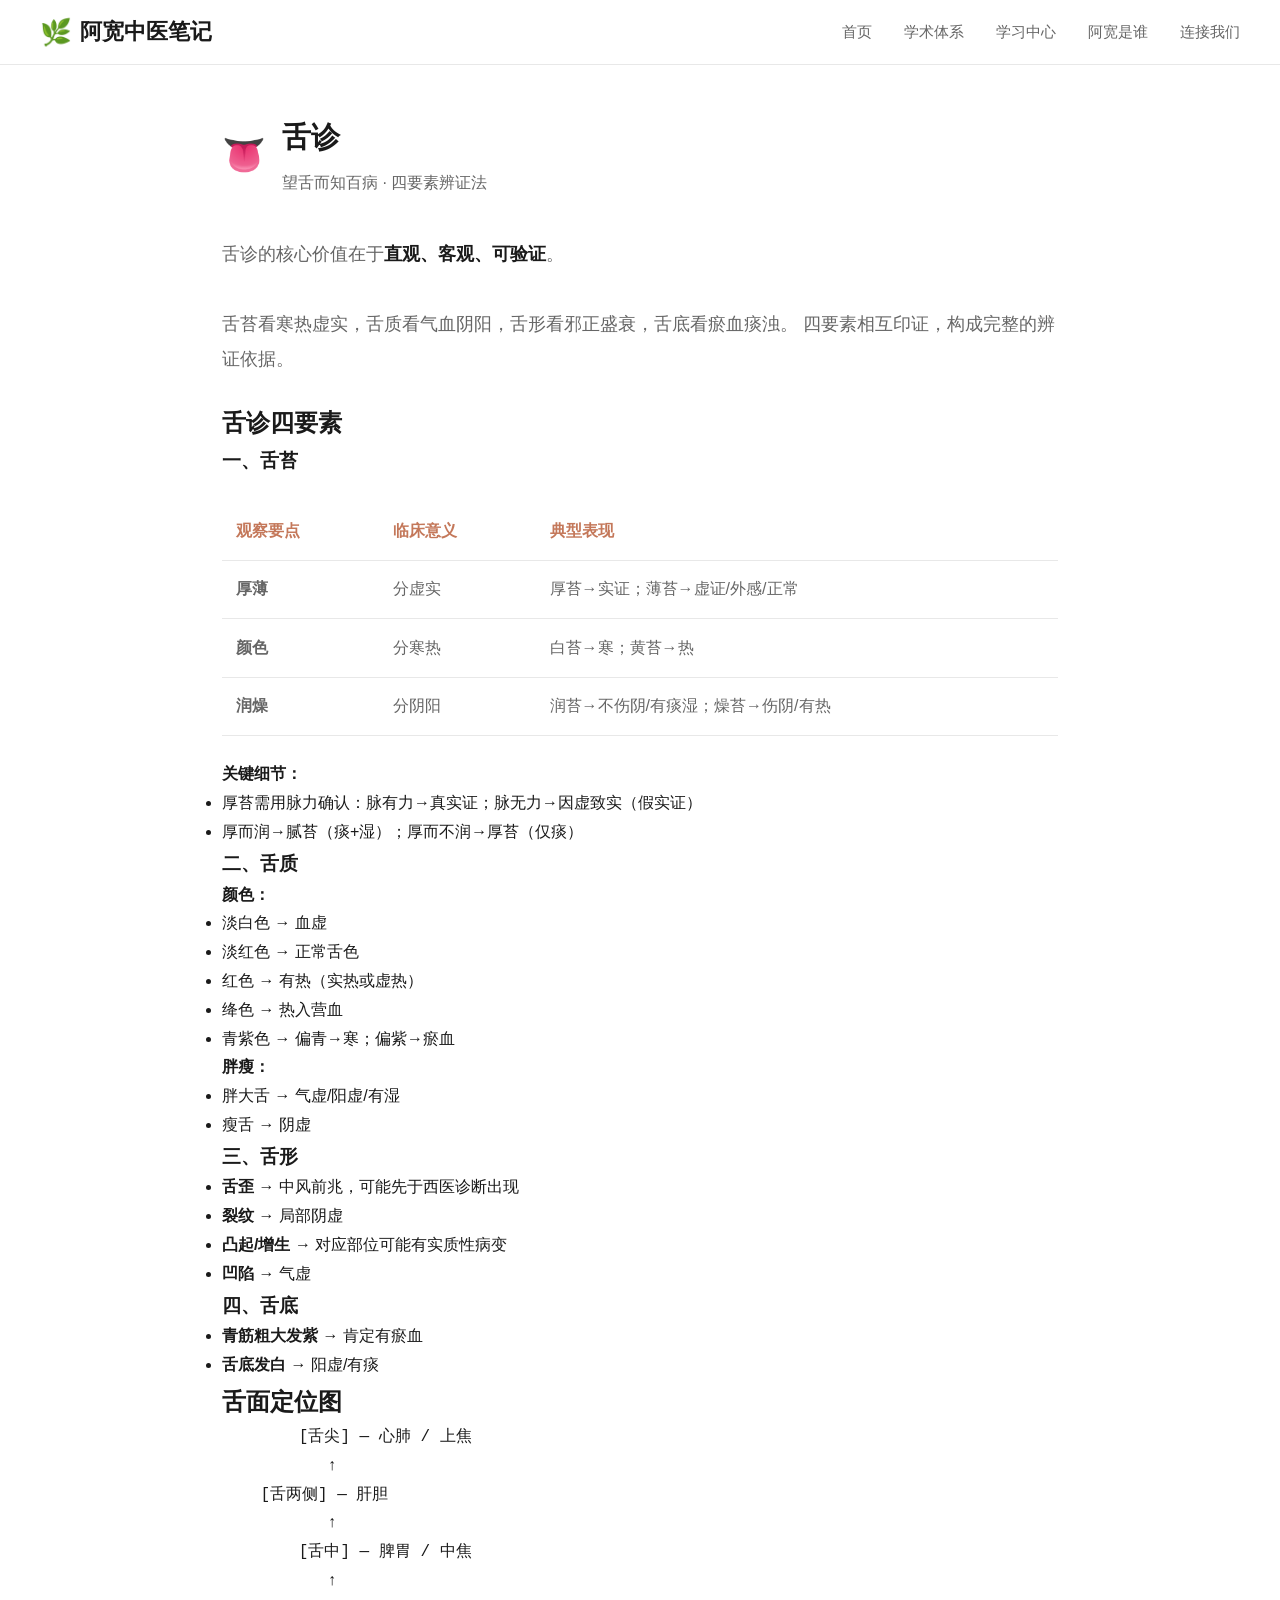
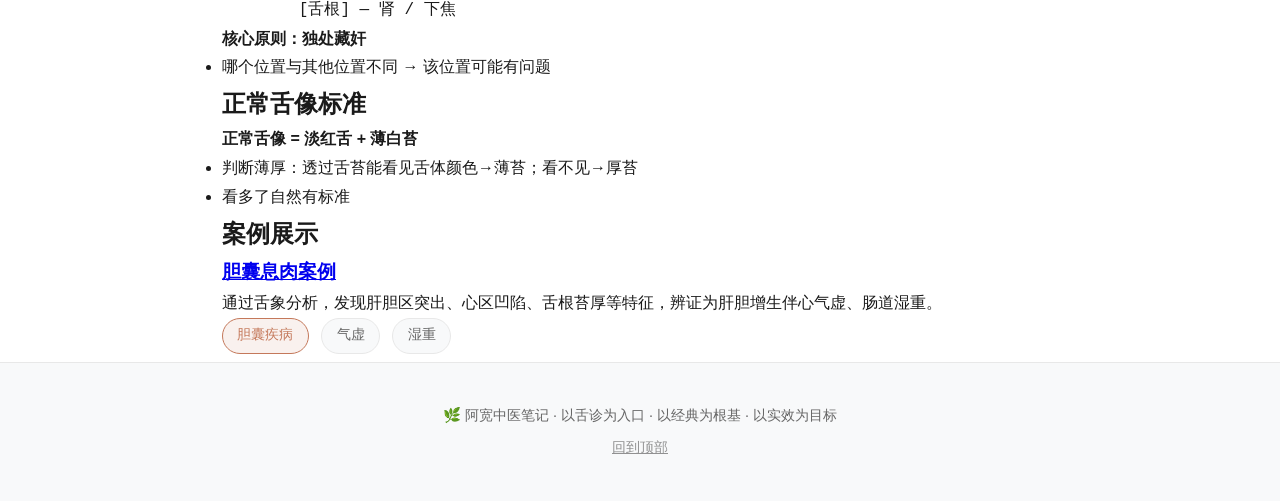
<file: tongue/index.html>
<!DOCTYPE html>
<html lang="zh-CN">
<head>
    <meta charset="UTF-8">
    <meta name="viewport" content="width=device-width, initial-scale=1.0">
    <title>舌诊 | 阿宽中医笔记</title>
    <meta name="description" content="望舌而知百病 · 四要素辨证法">
    
    <style>
        :root {
            --bg-primary: #ffffff;
            --bg-secondary: #f8f9fa;
            --bg-card: #ffffff;
            --text-primary: #1a1a1a;
            --text-secondary: #666666;
            --accent: #c4785a;
            --accent-light: #d48a6c;
            --border: #e8e8e8;
            --shadow: rgba(0, 0, 0, 0.08);
        }
        
        * {
            margin: 0;
            padding: 0;
            box-sizing: border-box;
        }
        
        body {
            font-family: -apple-system, BlinkMacSystemFont, "Segoe UI", "PingFang SC", "Hiragino Sans GB", "Microsoft YaHei", sans-serif;
            background: var(--bg-primary);
            color: var(--text-primary);
            line-height: 1.8;
            font-size: 16px;
        }
        
         
        nav {
            position: fixed;
            top: 0;
            left: 0;
            right: 0;
            background: rgba(255, 255, 255, 0.95);
            backdrop-filter: blur(10px);
            border-bottom: 1px solid var(--border);
            z-index: 1000;
            padding: 0 2rem;
        }
        
        .nav-container {
            max-width: 1200px;
            margin: 0 auto;
            display: flex;
            justify-content: space-between;
            align-items: center;
            height: 64px;
        }
        
        .logo {
            font-size: 1.4rem;
            font-weight: 700;
            color: var(--text-primary);
            text-decoration: none;
            display: flex;
            align-items: center;
            gap: 0.5rem;
        }
        
        .logo-icon {
            font-size: 1.6rem;
        }
        
        .nav-links {
            display: flex;
            gap: 2rem;
            list-style: none;
        }
        
        .nav-links a {
            color: var(--text-secondary);
            text-decoration: none;
            font-size: 0.95rem;
            transition: color 0.3s;
            position: relative;
        }
        
        .nav-links a:hover,
        .nav-links a.active {
            color: var(--text-primary);
        }
        
        .nav-links a::after {
            content: '';
            position: absolute;
            bottom: -4px;
            left: 0;
            width: 0;
            height: 2px;
            background: var(--accent);
            transition: width 0.3s;
        }
        
        .nav-links a:hover::after,
        .nav-links a.active::after {
            width: 100%;
        }
        
         
        main {
            padding-top: 64px;
            min-height: 100vh;
        }
        
        .container {
            max-width: 900px;
            margin: 0 auto;
            padding: 0 2rem;
        }
        
         
        .hero {
            padding: 2rem 0 1.5rem;
            text-align: center;
            background: linear-gradient(135deg, #faf8f6 0%, #ffffff 100%);
        }
        
        .hero-avatar {
            width: 80px;
            height: 80px;
            border-radius: 50%;
            background: linear-gradient(135deg, var(--accent) 0%, var(--accent-light) 100%);
            margin: 0 auto 1rem;
            display: flex;
            align-items: center;
            justify-content: center;
            font-size: 2rem;
            box-shadow: 0 4px 20px rgba(196, 120, 90, 0.3);
        }
        
        .hero-avatar-img {
            width: 100px;
            height: 100px;
            border-radius: 50%;
            object-fit: cover;
            margin: 0 auto 1rem;
            display: block;
            box-shadow: 0 4px 20px rgba(196, 120, 90, 0.3);
            border: 3px solid white;
        }
        
        .hero h1 {
            font-size: 2.2rem;
            margin-bottom: 0.6rem;
            color: var(--text-primary);
            font-weight: 700;
        }
        
        .hero-subtitle {
            font-size: 1.1rem;
            color: var(--text-secondary);
            margin-bottom: 1rem;
        }
        
        .hero-desc {
            max-width: 600px;
            margin: 0 auto 1.5rem;
            color: var(--text-secondary);
            font-size: 1rem;
            line-height: 1.8;
        }
        
        .hero-cta {
            display: inline-flex;
            align-items: center;
            gap: 0.5rem;
            background: var(--accent);
            color: white;
            padding: 0.9rem 1.8rem;
            border-radius: 8px;
            text-decoration: none;
            font-weight: 600;
            transition: all 0.3s;
            box-shadow: 0 4px 15px rgba(196, 120, 90, 0.3);
        }
        
        .hero-cta:hover {
            background: var(--accent-light);
            transform: translateY(-2px);
            box-shadow: 0 6px 20px rgba(196, 120, 90, 0.4);
        }
        
         
        .section {
            padding: 4rem 0;
            border-bottom: 1px solid var(--border);
        }
        
        .section:last-child {
            border-bottom: none;
        }
        
        .section-header {
            display: flex;
            align-items: center;
            gap: 1rem;
            margin-bottom: 2.5rem;
        }
        
        .section-icon {
            font-size: 2.2rem;
        }
        
        .section-title {
            font-size: 1.8rem;
            font-weight: 700;
            color: var(--text-primary);
        }
        
        .section-subtitle {
            color: var(--text-secondary);
            font-size: 1rem;
            margin-top: 0.3rem;
        }
        
         
        .feature-grid {
            display: grid;
            grid-template-columns: repeat(auto-fit, minmax(260px, 1fr));
            gap: 1.5rem;
        }
        
        .feature-card {
            background: var(--bg-card);
            border: 1px solid var(--border);
            border-radius: 12px;
            padding: 1.8rem;
            transition: all 0.3s;
            box-shadow: 0 2px 8px var(--shadow);
        }
        
        .feature-card:hover {
            border-color: var(--accent);
            transform: translateY(-4px);
            box-shadow: 0 8px 25px var(--shadow);
        }
        
        .feature-icon {
            font-size: 2.2rem;
            margin-bottom: 0.8rem;
        }
        
        .feature-title {
            font-size: 1.15rem;
            margin-bottom: 0.6rem;
            color: var(--text-primary);
            font-weight: 600;
        }
        
        .feature-desc {
            color: var(--text-secondary);
            font-size: 0.95rem;
            line-height: 1.7;
        }
        
         
        .content-card {
            background: var(--bg-card);
            border: 1px solid var(--border);
            border-radius: 12px;
            padding: 2rem;
            margin-bottom: 1.5rem;
            box-shadow: 0 2px 8px var(--shadow);
        }
        
        .content-card h3 {
            font-size: 1.3rem;
            margin-bottom: 0.8rem;
            color: var(--accent);
        }
        
        .content-card p {
            color: var(--text-secondary);
            margin-bottom: 0.8rem;
        }
        
        .content-card p:last-child {
            margin-bottom: 0;
        }
        
         
        .big-text {
            font-size: 1.15rem;
            line-height: 1.9;
            color: var(--text-secondary);
            margin: 1.5rem 0;
        }
        
        .big-text strong {
            color: var(--text-primary);
        }
        
         
        .highlight-box {
            background: linear-gradient(135deg, #fdf8f5 0%, #fff 100%);
            border: 1px solid rgba(196, 120, 90, 0.2);
            border-radius: 12px;
            padding: 1.8rem;
            margin: 1.5rem 0;
        }
        
        .highlight-box h4 {
            color: var(--accent);
            margin-bottom: 0.8rem;
            font-size: 1.1rem;
        }
        
         
        .styled-list {
            list-style: none;
            padding: 0;
        }
        
        .styled-list li {
            padding: 1rem 0;
            border-bottom: 1px solid var(--border);
            display: flex;
            align-items: flex-start;
            gap: 1rem;
        }
        
        .styled-list li:last-child {
            border-bottom: none;
        }
        
        .styled-list .icon {
            font-size: 1.5rem;
            flex-shrink: 0;
        }
        
        .styled-list .content h4 {
            color: var(--text-primary);
            margin-bottom: 0.3rem;
            font-size: 1.1rem;
        }
        
        .styled-list .content p {
            color: var(--text-secondary);
            font-size: 0.95rem;
        }
        
         
        .tag {
            display: inline-block;
            background: var(--bg-secondary);
            border: 1px solid var(--border);
            color: var(--text-secondary);
            padding: 0.3rem 0.9rem;
            border-radius: 20px;
            font-size: 0.85rem;
            margin-right: 0.5rem;
            margin-bottom: 0.5rem;
        }
        
        .tag-accent {
            background: rgba(196, 120, 90, 0.1);
            border-color: var(--accent);
            color: var(--accent);
        }
        
         
        table {
            width: 100%;
            border-collapse: collapse;
            margin: 1.5rem 0;
        }
        
        th, td {
            padding: 0.9rem;
            text-align: left;
            border-bottom: 1px solid var(--border);
        }
        
        th {
            color: var(--accent);
            font-weight: 600;
        }
        
        td {
            color: var(--text-secondary);
        }
        
         
        .contact-section {
            text-align: center;
            padding: 4rem 0;
            background: var(--bg-secondary);
        }
        
        .contact-section h2 {
            font-size: 1.8rem;
            margin-bottom: 0.8rem;
        }
        
        .contact-section p {
            color: var(--text-secondary);
            margin-bottom: 1.5rem;
        }
        
        .contact-layout {
            display: grid;
            grid-template-columns: 1fr auto;
            gap: 3rem;
            align-items: start;
            margin-top: 1.5rem;
        }
        
        .contact-text {
            text-align: left;
        }
        
        .contact-text ul {
            padding-left: 1.5rem;
            color: var(--text-secondary);
            margin: 1rem 0;
        }
        
        .contact-text li {
            margin-bottom: 0.5rem;
        }
        
        .contact-qr {
            flex-shrink: 0;
        }
        
        .wechat-card {
            display: inline-block;
            background: var(--bg-card);
            border: 1px solid var(--border);
            border-radius: 16px;
            padding: 1.5rem;
            box-shadow: 0 4px 15px var(--shadow);
            text-align: center;
        }
        
        .wechat-qr-placeholder {
            width: 180px;
            height: 180px;
            background: var(--bg-secondary);
            border-radius: 8px;
            display: flex;
            align-items: center;
            justify-content: center;
            color: var(--text-secondary);
            margin-bottom: 0.8rem;
            font-size: 0.9rem;
        }
        
         
        footer {
            background: var(--bg-secondary);
            border-top: 1px solid var(--border);
            padding: 2.5rem 0;
            text-align: center;
        }
        
        footer p {
            color: var(--text-secondary);
            font-size: 0.9rem;
        }
        
         
        @media (max-width: 768px) {
            .nav-links {
                display: none;
            }
            
            .hero h1 {
                font-size: 1.8rem;
            }
            
            .section-title {
                font-size: 1.4rem;
            }
            
            .big-text {
                font-size: 1rem;
            }
            
            .contact-layout {
                grid-template-columns: 1fr;
                gap: 2rem;
            }
            
            .contact-text {
                text-align: center;
            }
            
            .contact-qr {
                display: flex;
                justify-content: center;
            }
        }
    </style>
</head>
<body>
    <nav>
    <div class="nav-container">
        <a href="/" class="logo">
            <span class="logo-icon">🌿</span>
            <span>阿宽中医笔记</span>
        </a>
        <ul class="nav-links">
            
            <li><a href="/">首页</a></li>
            
            <li><a href="/#academic">学术体系</a></li>
            
            <li><a href="/#learning">学习中心</a></li>
            
            <li><a href="/#about">阿宽是谁</a></li>
            
            <li><a href="/#contact">连接我们</a></li>
            
        </ul>
    </div>
</nav>

<script>
document.querySelectorAll('nav a[href^="#"]').forEach(anchor => {
    anchor.addEventListener('click', function (e) {
        if (this.getAttribute('href').startsWith('/#')) {
            e.preventDefault();
            const targetId = this.getAttribute('href').substring(2);
            const target = document.getElementById(targetId);
            if (target) {
                target.scrollIntoView({ behavior: 'smooth', block: 'start' });
            }
        }
    });
});
</script>

    
    <main>
        
<div class="container" style="padding-top: 3rem;">
    <div class="section-header">
    <span class="section-icon">👅</span>
    <div>
        <h1 class="section-title">舌诊</h1>
        <p class="section-subtitle">望舌而知百病 · 四要素辨证法</p>
    </div>
</div>
<div class="big-text">
    舌诊的核心价值在于<strong>直观、客观、可验证</strong>。<br><br>
    舌苔看寒热虚实，舌质看气血阴阳，舌形看邪正盛衰，舌底看瘀血痰浊。
    四要素相互印证，构成完整的辨证依据。
</div>
<h2 id="舌诊四要素">舌诊四要素</h2>
<h3 id="一舌苔">一、舌苔</h3>
<table>
<thead>
<tr>
<th>观察要点</th>
<th>临床意义</th>
<th>典型表现</th>
</tr>
</thead>
<tbody>
<tr>
<td><strong>厚薄</strong></td>
<td>分虚实</td>
<td>厚苔→实证；薄苔→虚证/外感/正常</td>
</tr>
<tr>
<td><strong>颜色</strong></td>
<td>分寒热</td>
<td>白苔→寒；黄苔→热</td>
</tr>
<tr>
<td><strong>润燥</strong></td>
<td>分阴阳</td>
<td>润苔→不伤阴/有痰湿；燥苔→伤阴/有热</td>
</tr>
</tbody>
</table>
<p><strong>关键细节：</strong></p>
<ul>
<li>厚苔需用脉力确认：脉有力→真实证；脉无力→因虚致实（假实证）</li>
<li>厚而润→腻苔（痰+湿）；厚而不润→厚苔（仅痰）</li>
</ul>
<h3 id="二舌质">二、舌质</h3>
<p><strong>颜色：</strong></p>
<ul>
<li>淡白色 → 血虚</li>
<li>淡红色 → 正常舌色</li>
<li>红色 → 有热（实热或虚热）</li>
<li>绛色 → 热入营血</li>
<li>青紫色 → 偏青→寒；偏紫→瘀血</li>
</ul>
<p><strong>胖瘦：</strong></p>
<ul>
<li>胖大舌 → 气虚/阳虚/有湿</li>
<li>瘦舌 → 阴虚</li>
</ul>
<h3 id="三舌形">三、舌形</h3>
<ul>
<li><strong>舌歪</strong> → 中风前兆，可能先于西医诊断出现</li>
<li><strong>裂纹</strong> → 局部阴虚</li>
<li><strong>凸起/增生</strong> → 对应部位可能有实质性病变</li>
<li><strong>凹陷</strong> → 气虚</li>
</ul>
<h3 id="四舌底">四、舌底</h3>
<ul>
<li><strong>青筋粗大发紫</strong> → 肯定有瘀血</li>
<li><strong>舌底发白</strong> → 阳虚/有痰</li>
</ul>
<h2 id="舌面定位图">舌面定位图</h2>
<pre tabindex="0"><code>        [舌尖] — 心肺 / 上焦
           ↑
    [舌两侧] — 肝胆
           ↑
        [舌中] — 脾胃 / 中焦
           ↑
        [舌根] — 肾 / 下焦
</code></pre><p><strong>核心原则：独处藏奸</strong></p>
<ul>
<li>哪个位置与其他位置不同 → 该位置可能有问题</li>
</ul>
<h2 id="正常舌像标准">正常舌像标准</h2>
<p><strong>正常舌像 = 淡红舌 + 薄白苔</strong></p>
<ul>
<li>判断薄厚：透过舌苔能看见舌体颜色→薄苔；看不见→厚苔</li>
<li>看多了自然有标准</li>
</ul>
<h2 id="案例展示">案例展示</h2>
<h3 id="胆囊息肉案例casesgallbladder-polyp"><a href="/cases/gallbladder-polyp/">胆囊息肉案例</a></h3>
<p>通过舌象分析，发现肝胆区突出、心区凹陷、舌根苔厚等特征，辨证为肝胆增生伴心气虚、肠道湿重。</p>
<p><span class="tag tag-accent">胆囊疾病</span>
<span class="tag">气虚</span>
<span class="tag">湿重</span></p>

</div>

    </main>
    
    <footer>
    <div class="container">
        <p>🌿 阿宽中医笔记 · 以舌诊为入口 · 以经典为根基 · 以实效为目标</p>
        <p style="margin-top: 0.5rem; opacity: 0.7; font-size: 0.85rem;">
            <a href="#home" style="color: inherit; text-decoration: underline;">回到顶部</a>
        </p>
    </div>
</footer>

<script>
document.querySelector('footer a[href="#home"]').addEventListener('click', function(e) {
    e.preventDefault();
    document.querySelector('#home').scrollIntoView({ behavior: 'smooth' });
});
</script>

</body>
</html>
</file>
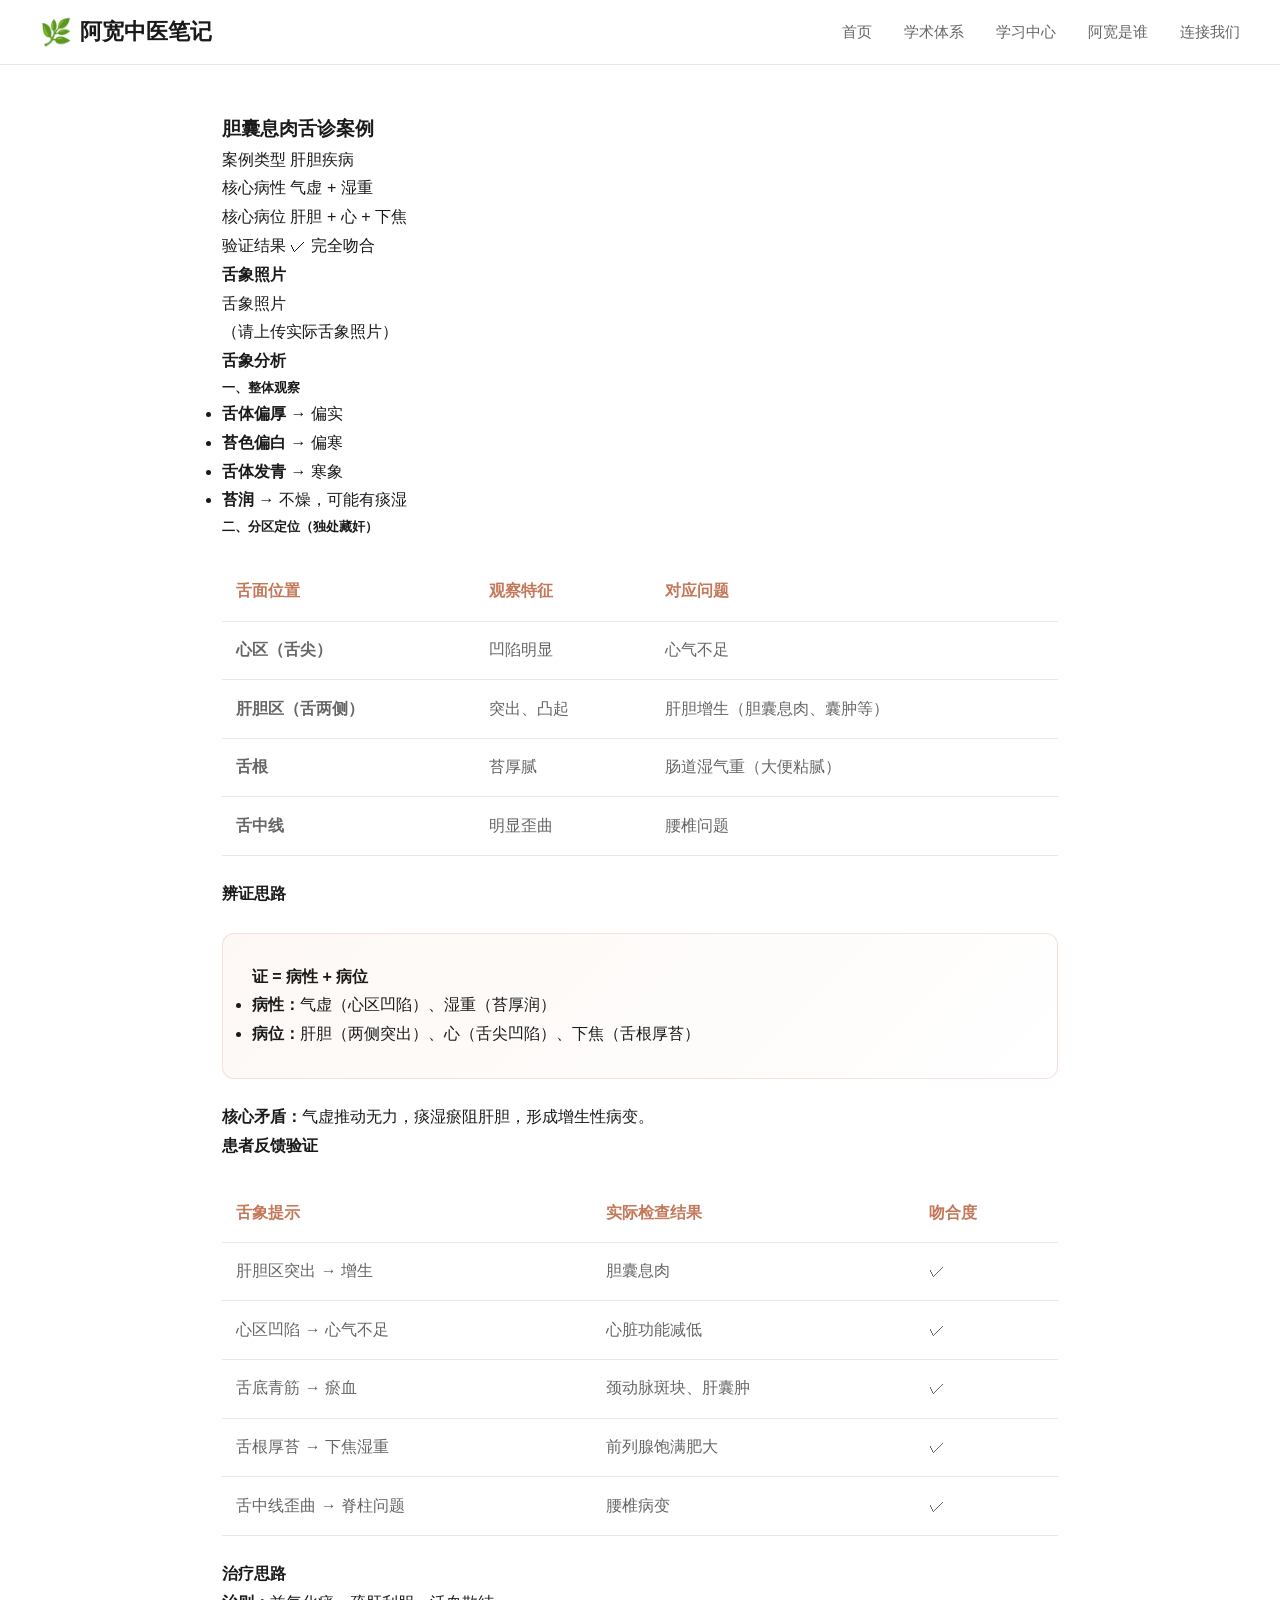
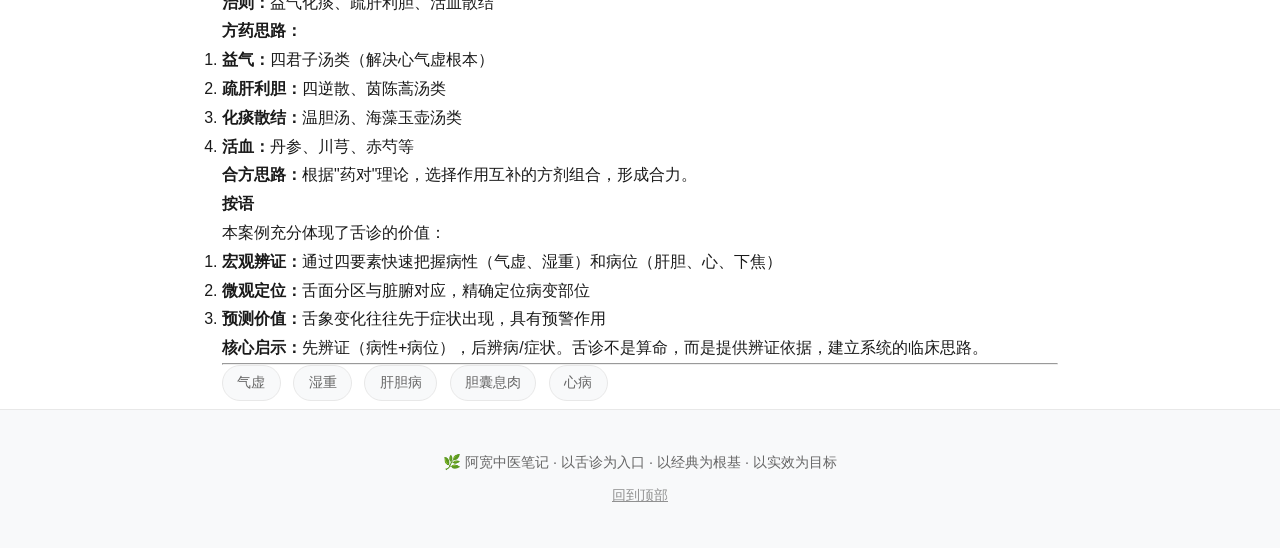
<file: cases/gallbladder-polyp/index.html>
<!DOCTYPE html>
<html lang="zh-CN">
<head>
    <meta charset="UTF-8">
    <meta name="viewport" content="width=device-width, initial-scale=1.0">
    <title>胆囊息肉舌诊案例 | 阿宽中医笔记</title>
    <meta name="description" content="通过舌诊发现胆囊息肉及伴随症状的完整辨证过程">
    
    <style>
        :root {
            --bg-primary: #ffffff;
            --bg-secondary: #f8f9fa;
            --bg-card: #ffffff;
            --text-primary: #1a1a1a;
            --text-secondary: #666666;
            --accent: #c4785a;
            --accent-light: #d48a6c;
            --border: #e8e8e8;
            --shadow: rgba(0, 0, 0, 0.08);
        }
        
        * {
            margin: 0;
            padding: 0;
            box-sizing: border-box;
        }
        
        body {
            font-family: -apple-system, BlinkMacSystemFont, "Segoe UI", "PingFang SC", "Hiragino Sans GB", "Microsoft YaHei", sans-serif;
            background: var(--bg-primary);
            color: var(--text-primary);
            line-height: 1.8;
            font-size: 16px;
        }
        
         
        nav {
            position: fixed;
            top: 0;
            left: 0;
            right: 0;
            background: rgba(255, 255, 255, 0.95);
            backdrop-filter: blur(10px);
            border-bottom: 1px solid var(--border);
            z-index: 1000;
            padding: 0 2rem;
        }
        
        .nav-container {
            max-width: 1200px;
            margin: 0 auto;
            display: flex;
            justify-content: space-between;
            align-items: center;
            height: 64px;
        }
        
        .logo {
            font-size: 1.4rem;
            font-weight: 700;
            color: var(--text-primary);
            text-decoration: none;
            display: flex;
            align-items: center;
            gap: 0.5rem;
        }
        
        .logo-icon {
            font-size: 1.6rem;
        }
        
        .nav-links {
            display: flex;
            gap: 2rem;
            list-style: none;
        }
        
        .nav-links a {
            color: var(--text-secondary);
            text-decoration: none;
            font-size: 0.95rem;
            transition: color 0.3s;
            position: relative;
        }
        
        .nav-links a:hover,
        .nav-links a.active {
            color: var(--text-primary);
        }
        
        .nav-links a::after {
            content: '';
            position: absolute;
            bottom: -4px;
            left: 0;
            width: 0;
            height: 2px;
            background: var(--accent);
            transition: width 0.3s;
        }
        
        .nav-links a:hover::after,
        .nav-links a.active::after {
            width: 100%;
        }
        
         
        main {
            padding-top: 64px;
            min-height: 100vh;
        }
        
        .container {
            max-width: 900px;
            margin: 0 auto;
            padding: 0 2rem;
        }
        
         
        .hero {
            padding: 2rem 0 1.5rem;
            text-align: center;
            background: linear-gradient(135deg, #faf8f6 0%, #ffffff 100%);
        }
        
        .hero-avatar {
            width: 80px;
            height: 80px;
            border-radius: 50%;
            background: linear-gradient(135deg, var(--accent) 0%, var(--accent-light) 100%);
            margin: 0 auto 1rem;
            display: flex;
            align-items: center;
            justify-content: center;
            font-size: 2rem;
            box-shadow: 0 4px 20px rgba(196, 120, 90, 0.3);
        }
        
        .hero-avatar-img {
            width: 100px;
            height: 100px;
            border-radius: 50%;
            object-fit: cover;
            margin: 0 auto 1rem;
            display: block;
            box-shadow: 0 4px 20px rgba(196, 120, 90, 0.3);
            border: 3px solid white;
        }
        
        .hero h1 {
            font-size: 2.2rem;
            margin-bottom: 0.6rem;
            color: var(--text-primary);
            font-weight: 700;
        }
        
        .hero-subtitle {
            font-size: 1.1rem;
            color: var(--text-secondary);
            margin-bottom: 1rem;
        }
        
        .hero-desc {
            max-width: 600px;
            margin: 0 auto 1.5rem;
            color: var(--text-secondary);
            font-size: 1rem;
            line-height: 1.8;
        }
        
        .hero-cta {
            display: inline-flex;
            align-items: center;
            gap: 0.5rem;
            background: var(--accent);
            color: white;
            padding: 0.9rem 1.8rem;
            border-radius: 8px;
            text-decoration: none;
            font-weight: 600;
            transition: all 0.3s;
            box-shadow: 0 4px 15px rgba(196, 120, 90, 0.3);
        }
        
        .hero-cta:hover {
            background: var(--accent-light);
            transform: translateY(-2px);
            box-shadow: 0 6px 20px rgba(196, 120, 90, 0.4);
        }
        
         
        .section {
            padding: 4rem 0;
            border-bottom: 1px solid var(--border);
        }
        
        .section:last-child {
            border-bottom: none;
        }
        
        .section-header {
            display: flex;
            align-items: center;
            gap: 1rem;
            margin-bottom: 2.5rem;
        }
        
        .section-icon {
            font-size: 2.2rem;
        }
        
        .section-title {
            font-size: 1.8rem;
            font-weight: 700;
            color: var(--text-primary);
        }
        
        .section-subtitle {
            color: var(--text-secondary);
            font-size: 1rem;
            margin-top: 0.3rem;
        }
        
         
        .feature-grid {
            display: grid;
            grid-template-columns: repeat(auto-fit, minmax(260px, 1fr));
            gap: 1.5rem;
        }
        
        .feature-card {
            background: var(--bg-card);
            border: 1px solid var(--border);
            border-radius: 12px;
            padding: 1.8rem;
            transition: all 0.3s;
            box-shadow: 0 2px 8px var(--shadow);
        }
        
        .feature-card:hover {
            border-color: var(--accent);
            transform: translateY(-4px);
            box-shadow: 0 8px 25px var(--shadow);
        }
        
        .feature-icon {
            font-size: 2.2rem;
            margin-bottom: 0.8rem;
        }
        
        .feature-title {
            font-size: 1.15rem;
            margin-bottom: 0.6rem;
            color: var(--text-primary);
            font-weight: 600;
        }
        
        .feature-desc {
            color: var(--text-secondary);
            font-size: 0.95rem;
            line-height: 1.7;
        }
        
         
        .content-card {
            background: var(--bg-card);
            border: 1px solid var(--border);
            border-radius: 12px;
            padding: 2rem;
            margin-bottom: 1.5rem;
            box-shadow: 0 2px 8px var(--shadow);
        }
        
        .content-card h3 {
            font-size: 1.3rem;
            margin-bottom: 0.8rem;
            color: var(--accent);
        }
        
        .content-card p {
            color: var(--text-secondary);
            margin-bottom: 0.8rem;
        }
        
        .content-card p:last-child {
            margin-bottom: 0;
        }
        
         
        .big-text {
            font-size: 1.15rem;
            line-height: 1.9;
            color: var(--text-secondary);
            margin: 1.5rem 0;
        }
        
        .big-text strong {
            color: var(--text-primary);
        }
        
         
        .highlight-box {
            background: linear-gradient(135deg, #fdf8f5 0%, #fff 100%);
            border: 1px solid rgba(196, 120, 90, 0.2);
            border-radius: 12px;
            padding: 1.8rem;
            margin: 1.5rem 0;
        }
        
        .highlight-box h4 {
            color: var(--accent);
            margin-bottom: 0.8rem;
            font-size: 1.1rem;
        }
        
         
        .styled-list {
            list-style: none;
            padding: 0;
        }
        
        .styled-list li {
            padding: 1rem 0;
            border-bottom: 1px solid var(--border);
            display: flex;
            align-items: flex-start;
            gap: 1rem;
        }
        
        .styled-list li:last-child {
            border-bottom: none;
        }
        
        .styled-list .icon {
            font-size: 1.5rem;
            flex-shrink: 0;
        }
        
        .styled-list .content h4 {
            color: var(--text-primary);
            margin-bottom: 0.3rem;
            font-size: 1.1rem;
        }
        
        .styled-list .content p {
            color: var(--text-secondary);
            font-size: 0.95rem;
        }
        
         
        .tag {
            display: inline-block;
            background: var(--bg-secondary);
            border: 1px solid var(--border);
            color: var(--text-secondary);
            padding: 0.3rem 0.9rem;
            border-radius: 20px;
            font-size: 0.85rem;
            margin-right: 0.5rem;
            margin-bottom: 0.5rem;
        }
        
        .tag-accent {
            background: rgba(196, 120, 90, 0.1);
            border-color: var(--accent);
            color: var(--accent);
        }
        
         
        table {
            width: 100%;
            border-collapse: collapse;
            margin: 1.5rem 0;
        }
        
        th, td {
            padding: 0.9rem;
            text-align: left;
            border-bottom: 1px solid var(--border);
        }
        
        th {
            color: var(--accent);
            font-weight: 600;
        }
        
        td {
            color: var(--text-secondary);
        }
        
         
        .contact-section {
            text-align: center;
            padding: 4rem 0;
            background: var(--bg-secondary);
        }
        
        .contact-section h2 {
            font-size: 1.8rem;
            margin-bottom: 0.8rem;
        }
        
        .contact-section p {
            color: var(--text-secondary);
            margin-bottom: 1.5rem;
        }
        
        .contact-layout {
            display: grid;
            grid-template-columns: 1fr auto;
            gap: 3rem;
            align-items: start;
            margin-top: 1.5rem;
        }
        
        .contact-text {
            text-align: left;
        }
        
        .contact-text ul {
            padding-left: 1.5rem;
            color: var(--text-secondary);
            margin: 1rem 0;
        }
        
        .contact-text li {
            margin-bottom: 0.5rem;
        }
        
        .contact-qr {
            flex-shrink: 0;
        }
        
        .wechat-card {
            display: inline-block;
            background: var(--bg-card);
            border: 1px solid var(--border);
            border-radius: 16px;
            padding: 1.5rem;
            box-shadow: 0 4px 15px var(--shadow);
            text-align: center;
        }
        
        .wechat-qr-placeholder {
            width: 180px;
            height: 180px;
            background: var(--bg-secondary);
            border-radius: 8px;
            display: flex;
            align-items: center;
            justify-content: center;
            color: var(--text-secondary);
            margin-bottom: 0.8rem;
            font-size: 0.9rem;
        }
        
         
        footer {
            background: var(--bg-secondary);
            border-top: 1px solid var(--border);
            padding: 2.5rem 0;
            text-align: center;
        }
        
        footer p {
            color: var(--text-secondary);
            font-size: 0.9rem;
        }
        
         
        @media (max-width: 768px) {
            .nav-links {
                display: none;
            }
            
            .hero h1 {
                font-size: 1.8rem;
            }
            
            .section-title {
                font-size: 1.4rem;
            }
            
            .big-text {
                font-size: 1rem;
            }
            
            .contact-layout {
                grid-template-columns: 1fr;
                gap: 2rem;
            }
            
            .contact-text {
                text-align: center;
            }
            
            .contact-qr {
                display: flex;
                justify-content: center;
            }
        }
    </style>
</head>
<body>
    <nav>
    <div class="nav-container">
        <a href="/" class="logo">
            <span class="logo-icon">🌿</span>
            <span>阿宽中医笔记</span>
        </a>
        <ul class="nav-links">
            
            <li><a href="/">首页</a></li>
            
            <li><a href="/#academic">学术体系</a></li>
            
            <li><a href="/#learning">学习中心</a></li>
            
            <li><a href="/#about">阿宽是谁</a></li>
            
            <li><a href="/#contact">连接我们</a></li>
            
        </ul>
    </div>
</nav>

<script>
document.querySelectorAll('nav a[href^="#"]').forEach(anchor => {
    anchor.addEventListener('click', function (e) {
        if (this.getAttribute('href').startsWith('/#')) {
            e.preventDefault();
            const targetId = this.getAttribute('href').substring(2);
            const target = document.getElementById(targetId);
            if (target) {
                target.scrollIntoView({ behavior: 'smooth', block: 'start' });
            }
        }
    });
});
</script>

    
    <main>
        
<div class="container" style="padding-top: 3rem;">
    <div class="case-card">
<div class="case-header">
<h3>胆囊息肉舌诊案例</h3>
</div>
<div class="case-meta">
<div class="case-meta-item">
<span class="case-meta-label">案例类型</span>
<span class="case-meta-value">肝胆疾病</span>
</div>
<div class="case-meta-item">
<span class="case-meta-label">核心病性</span>
<span class="case-meta-value">气虚 + 湿重</span>
</div>
<div class="case-meta-item">
<span class="case-meta-label">核心病位</span>
<span class="case-meta-value">肝胆 + 心 + 下焦</span>
</div>
<div class="case-meta-item">
<span class="case-meta-label">验证结果</span>
<span class="case-meta-value">✓ 完全吻合</span>
</div>
</div>
<div class="case-section">
<h4>舌象照片</h4>
<div class="tongue-image-placeholder">
舌象照片<br>
（请上传实际舌象照片）
</div>
</div>
<div class="case-section">
<h4>舌象分析</h4>
<h5>一、整体观察</h5>
<ul>
<li><strong>舌体偏厚</strong> → 偏实</li>
<li><strong>苔色偏白</strong> → 偏寒</li>
<li><strong>舌体发青</strong> → 寒象</li>
<li><strong>苔润</strong> → 不燥，可能有痰湿</li>
</ul>
<h5>二、分区定位（独处藏奸）</h5>
<table>
<thead>
<tr>
<th>舌面位置</th>
<th>观察特征</th>
<th>对应问题</th>
</tr>
</thead>
<tbody>
<tr>
<td><strong>心区（舌尖）</strong></td>
<td>凹陷明显</td>
<td>心气不足</td>
</tr>
<tr>
<td><strong>肝胆区（舌两侧）</strong></td>
<td>突出、凸起</td>
<td>肝胆增生（胆囊息肉、囊肿等）</td>
</tr>
<tr>
<td><strong>舌根</strong></td>
<td>苔厚腻</td>
<td>肠道湿气重（大便粘腻）</td>
</tr>
<tr>
<td><strong>舌中线</strong></td>
<td>明显歪曲</td>
<td>腰椎问题</td>
</tr>
</tbody>
</table>
</div>
<div class="case-section">
<h4>辨证思路</h4>
<div class="highlight-box">
<strong>证 = 病性 + 病位</strong>
<ul>
<li><strong>病性：</strong>气虚（心区凹陷）、湿重（苔厚润）</li>
<li><strong>病位：</strong>肝胆（两侧突出）、心（舌尖凹陷）、下焦（舌根厚苔）</li>
</ul>
</div>
<p><strong>核心矛盾：</strong>气虚推动无力，痰湿瘀阻肝胆，形成增生性病变。</p>
</div>
<div class="case-section">
<h4>患者反馈验证</h4>
<table>
<thead>
<tr>
<th>舌象提示</th>
<th>实际检查结果</th>
<th>吻合度</th>
</tr>
</thead>
<tbody>
<tr>
<td>肝胆区突出 → 增生</td>
<td>胆囊息肉</td>
<td>✓</td>
</tr>
<tr>
<td>心区凹陷 → 心气不足</td>
<td>心脏功能减低</td>
<td>✓</td>
</tr>
<tr>
<td>舌底青筋 → 瘀血</td>
<td>颈动脉斑块、肝囊肿</td>
<td>✓</td>
</tr>
<tr>
<td>舌根厚苔 → 下焦湿重</td>
<td>前列腺饱满肥大</td>
<td>✓</td>
</tr>
<tr>
<td>舌中线歪曲 → 脊柱问题</td>
<td>腰椎病变</td>
<td>✓</td>
</tr>
</tbody>
</table>
</div>
<div class="case-section">
<h4>治疗思路</h4>
<p><strong>治则：</strong>益气化痰、疏肝利胆、活血散结</p>
<p><strong>方药思路：</strong></p>
<ol>
<li><strong>益气：</strong>四君子汤类（解决心气虚根本）</li>
<li><strong>疏肝利胆：</strong>四逆散、茵陈蒿汤类</li>
<li><strong>化痰散结：</strong>温胆汤、海藻玉壶汤类</li>
<li><strong>活血：</strong>丹参、川芎、赤芍等</li>
</ol>
<p><strong>合方思路：</strong>根据"药对"理论，选择作用互补的方剂组合，形成合力。</p>
</div>
<div class="case-section">
<h4>按语</h4>
<p>本案例充分体现了舌诊的价值：</p>
<ol>
<li><strong>宏观辨证：</strong>通过四要素快速把握病性（气虚、湿重）和病位（肝胆、心、下焦）</li>
<li><strong>微观定位：</strong>舌面分区与脏腑对应，精确定位病变部位</li>
<li><strong>预测价值：</strong>舌象变化往往先于症状出现，具有预警作用</li>
</ol>
<p><strong>核心启示：</strong>先辨证（病性+病位），后辨病/症状。舌诊不是算命，而是提供辨证依据，建立系统的临床思路。</p>
</div>
</div>
<hr>
<p><span class="tag">气虚</span>
<span class="tag">湿重</span>
<span class="tag">肝胆病</span>
<span class="tag">胆囊息肉</span>
<span class="tag">心病</span></p>

</div>

    </main>
    
    <footer>
    <div class="container">
        <p>🌿 阿宽中医笔记 · 以舌诊为入口 · 以经典为根基 · 以实效为目标</p>
        <p style="margin-top: 0.5rem; opacity: 0.7; font-size: 0.85rem;">
            <a href="#home" style="color: inherit; text-decoration: underline;">回到顶部</a>
        </p>
    </div>
</footer>

<script>
document.querySelector('footer a[href="#home"]').addEventListener('click', function(e) {
    e.preventDefault();
    document.querySelector('#home').scrollIntoView({ behavior: 'smooth' });
});
</script>

</body>
</html>
</file>
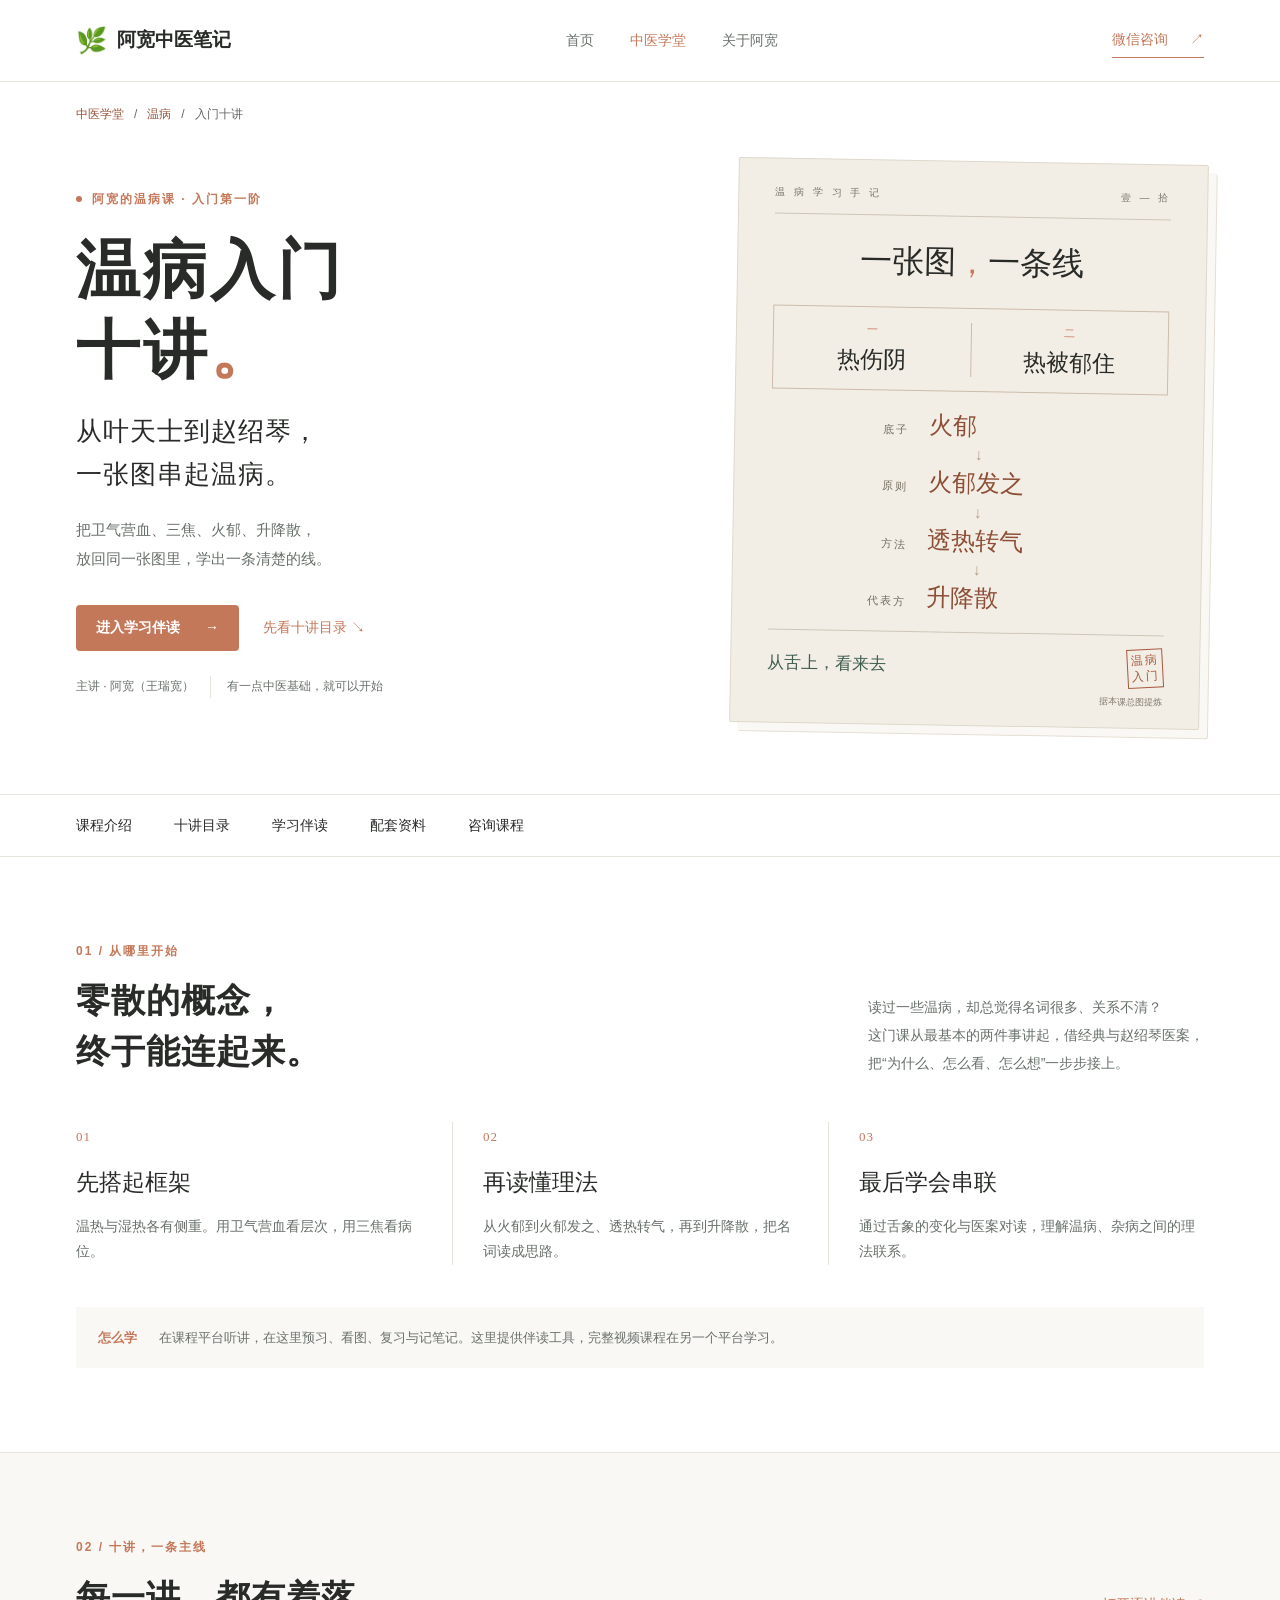
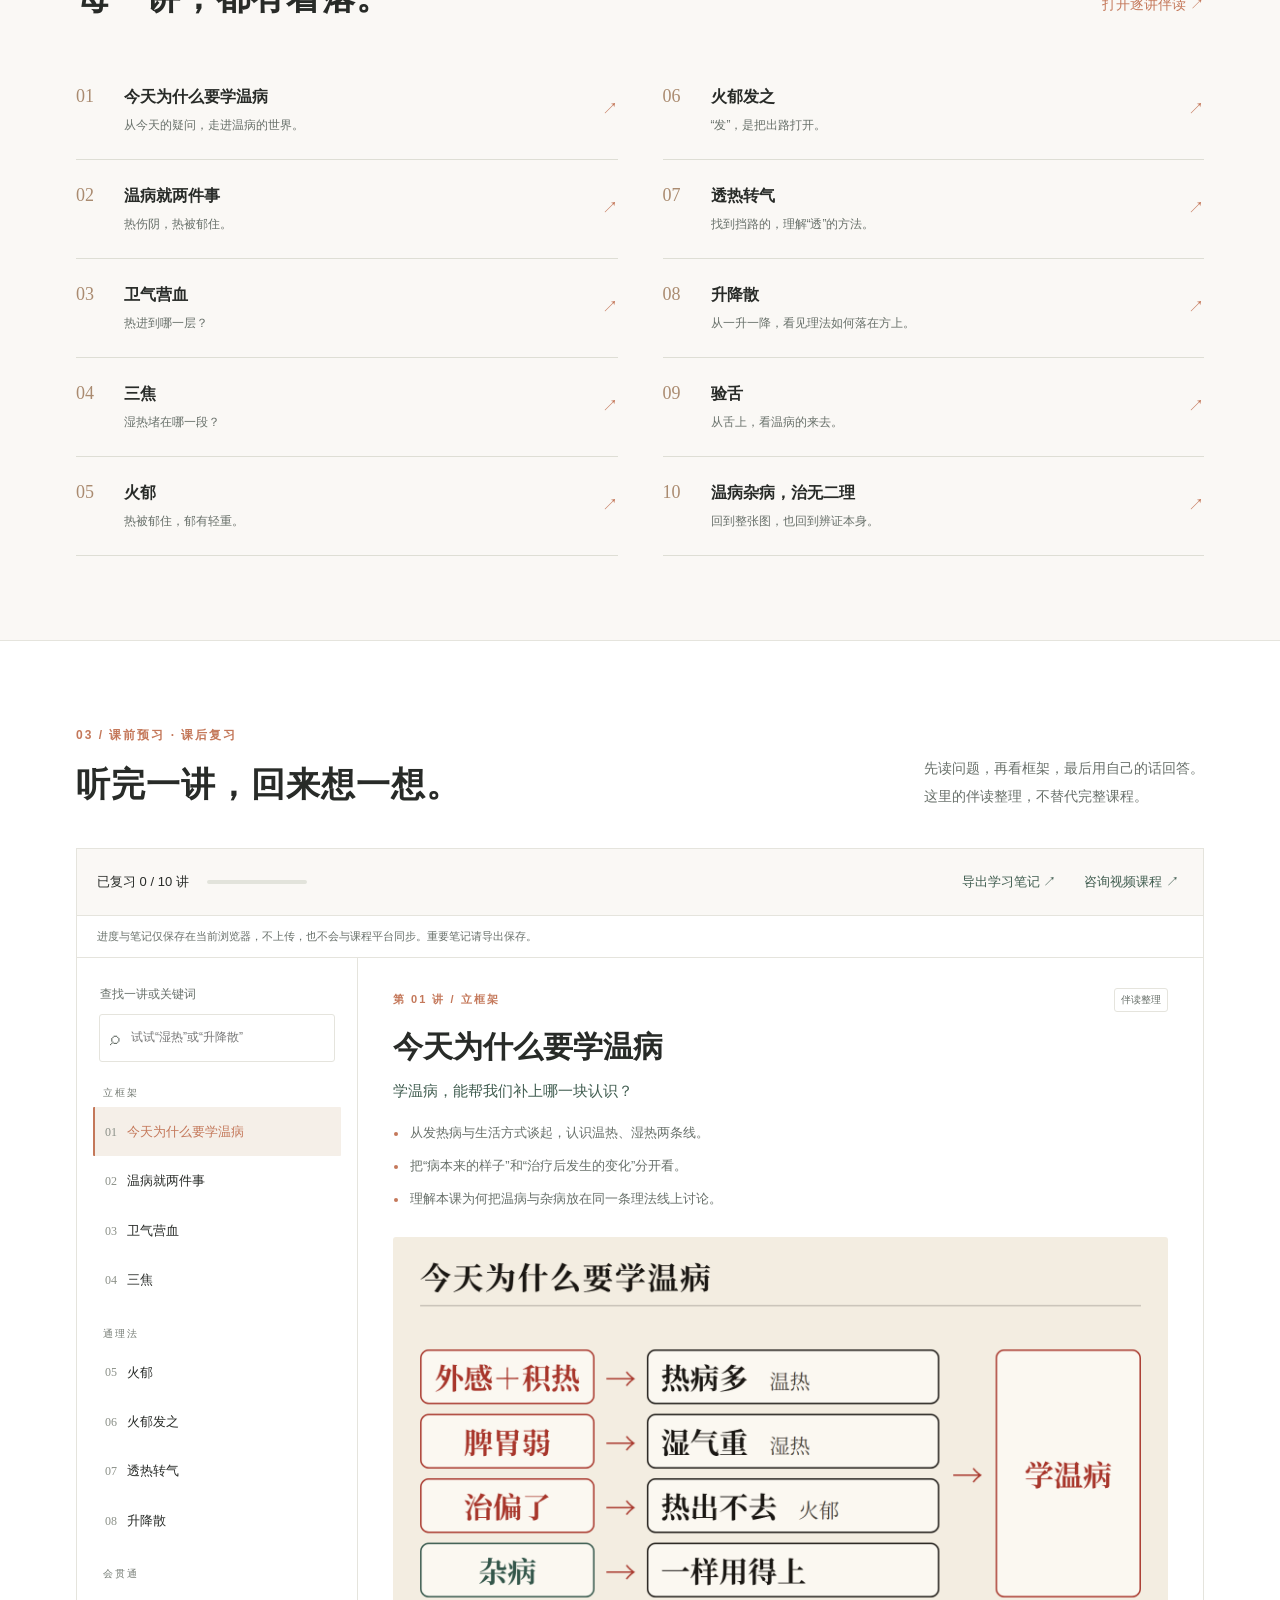
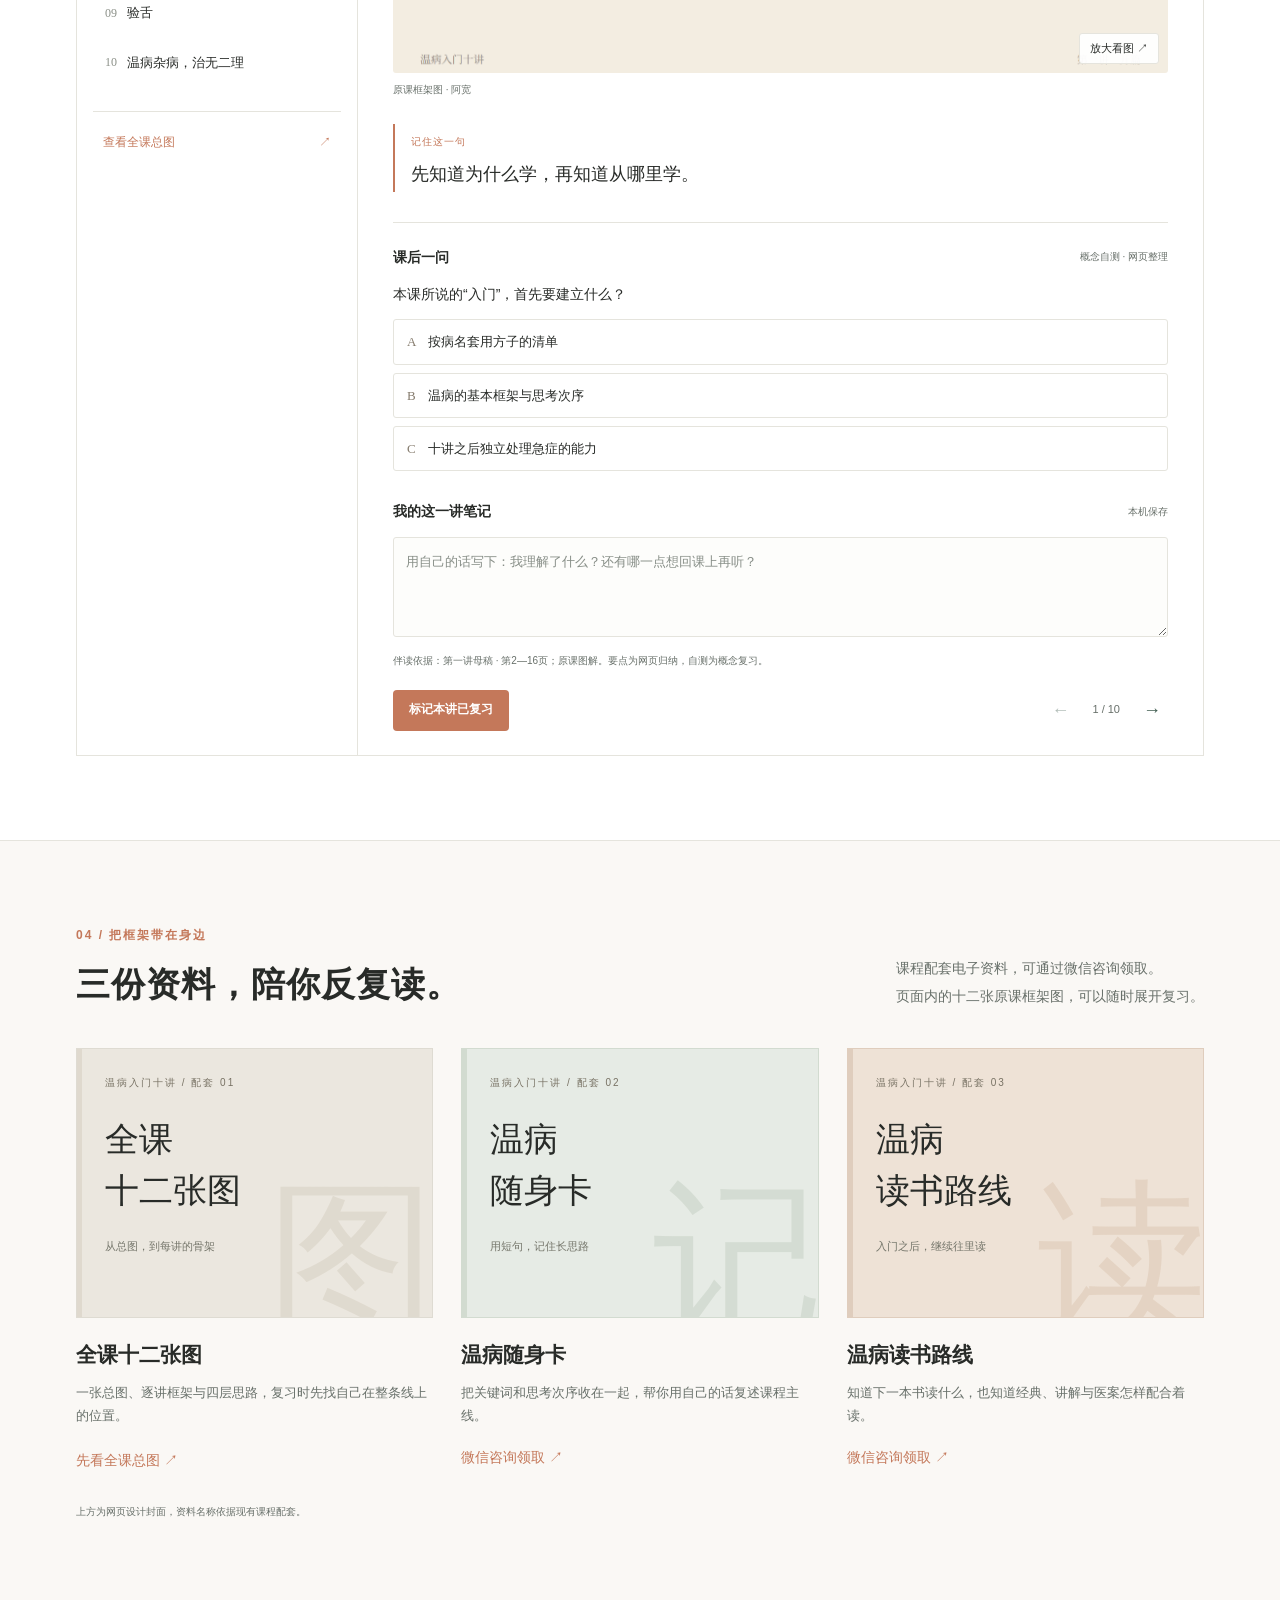
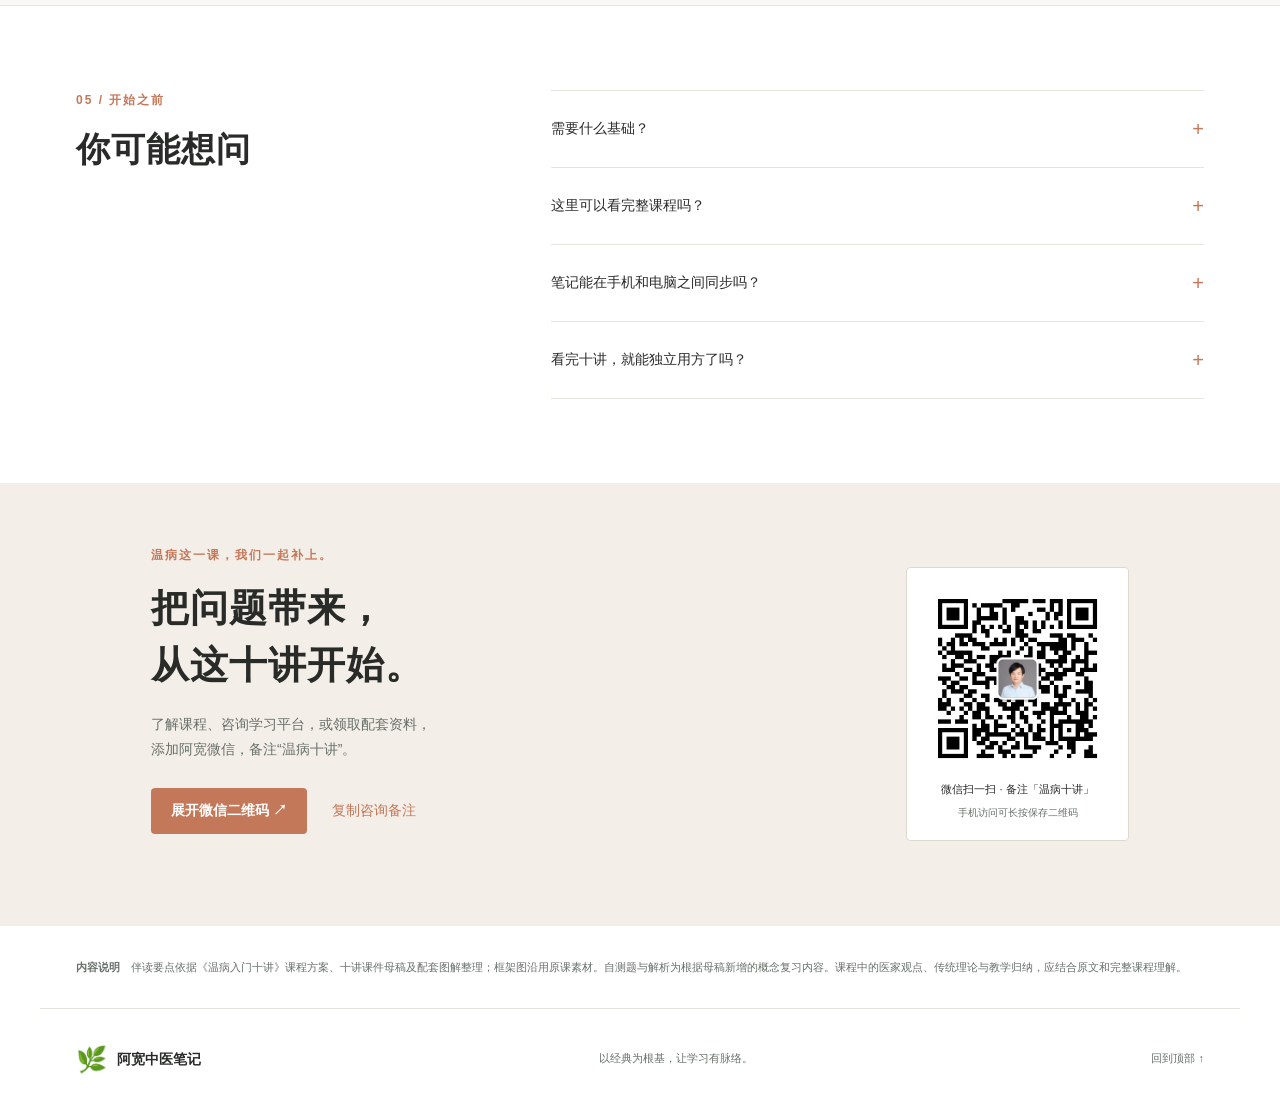
<file: courses/wenbing/index.html>
<!doctype html>
<html lang="zh-CN">
<head>
  <meta charset="utf-8">
  <meta name="viewport" content="width=device-width, initial-scale=1">
  <title>温病入门十讲 · 课程与伴读 | 阿宽中医笔记</title>
  <meta name="description" content="从叶天士到赵绍琴，一张图串起温病。了解温病入门十讲，使用逐讲导读、原课框架图、自测和学习笔记，陪伴课前预习与课后复习。">
  <link rel="canonical" href="https://ruikuan.wang/courses/wenbing/"><meta name="theme-color" content="#faf8f5">
  <link rel="icon" href="data:,">
  <link rel="stylesheet" href="style.css">
  <script src="course-data.js" defer></script>
  <script src="app.js" defer></script>
</head>
<body id="top">
  <a class="skip-link" href="#main">跳到正文</a>
  <header class="site-header">
    <div class="shell header-inner">
      <a class="brand" href="/"><span class="brand-leaf" aria-hidden="true">🌿</span><span>阿宽中医笔记</span></a>
      <nav class="desktop-nav" aria-label="主导航"><a href="/">首页</a><a href="/school/" aria-current="page">中医学堂</a><a href="/#about">关于阿宽</a></nav>
      <a class="header-contact" href="#contact">微信咨询 <span aria-hidden="true">↗</span></a>
    </div>
  </header>
  <main id="main">
    <div class="shell companion-breadcrumb"><a href="/school/">中医学堂</a><span>/</span><a href="/school/wenbing/">温病</a><span>/</span><span>入门十讲</span></div><section class="hero shell" aria-labelledby="course-title">
      <div class="hero-copy">
        <p class="eyebrow"><span></span> 阿宽的温病课 · 入门第一阶</p>
        <h1 id="course-title">温病入门<span>十讲<i>。</i></span></h1>
        <p class="hero-subtitle">从叶天士到赵绍琴，<br>一张图串起温病。</p>
        <p class="hero-desc">把卫气营血、三焦、火郁、升降散，<br class="desktop-break">放回同一张图里，学出一条清楚的线。</p>
        <div class="hero-actions"><a class="button primary" href="#study" id="start-study">进入学习伴读 <span aria-hidden="true">→</span></a><a class="text-link" href="#curriculum">先看十讲目录 <span aria-hidden="true">↘</span></a></div>
        <div class="hero-meta"><span>主讲 · 阿宽（王瑞宽）</span><span>有一点中医基础，就可以开始</span></div>
      </div>
      <div class="hero-art" aria-label="全课的核心主线：热伤阴、热被郁住；火郁、火郁发之、透热转气、升降散。">
        <div class="paper-top"><span>温 病 学 习 手 记</span><span>壹 — 拾</span></div>
        <div class="art-title">一张图<span>，</span>一条线</div>
        <div class="art-two"><div><small>一</small>热伤阴</div><div><small>二</small>热被郁住</div></div>
        <div class="art-path"><div><small>底子</small><strong>火郁</strong></div><b aria-hidden="true">↓</b><div><small>原则</small><strong>火郁发之</strong></div><b aria-hidden="true">↓</b><div><small>方法</small><strong>透热转气</strong></div><b aria-hidden="true">↓</b><div><small>代表方</small><strong>升降散</strong></div></div>
        <div class="art-bottom"><span>从舌上，看来去</span><span class="seal">温病<br>入门</span></div>
        <p class="art-caption">据本课总图提炼</p>
      </div>
    </section>
    <div class="section-nav"><nav class="shell" aria-label="本页导航"><a href="#overview">课程介绍</a><a href="#curriculum">十讲目录</a><a href="#study">学习伴读</a><a href="#resources">配套资料</a><a href="#contact">咨询课程</a></nav></div>
    <section class="section shell overview" id="overview">
      <div class="section-heading"><div><p class="eyebrow">01 / 从哪里开始</p><h2>零散的概念，<br>终于能连起来。</h2></div><p>读过一些温病，却总觉得名词很多、关系不清？<br>这门课从最基本的两件事讲起，借经典与赵绍琴医案，<br>把“为什么、怎么看、怎么想”一步步接上。</p></div>
      <div class="outcomes"><article><span class="small-number">01</span><h3>先搭起框架</h3><p>温热与湿热各有侧重。用卫气营血看层次，用三焦看病位。</p></article><article><span class="small-number">02</span><h3>再读懂理法</h3><p>从火郁到火郁发之、透热转气，再到升降散，把名词读成思路。</p></article><article><span class="small-number">03</span><h3>最后学会串联</h3><p>通过舌象的变化与医案对读，理解温病、杂病之间的理法联系。</p></article></div>
      <div class="learning-note"><span class="note-label">怎么学</span><p>在课程平台听讲，在这里预习、看图、复习与记笔记。这里提供伴读工具，完整视频课程在另一个平台学习。</p></div>
    </section>
    <section class="section curriculum-section" id="curriculum"><div class="shell">
      <div class="section-heading"><div><p class="eyebrow">02 / 十讲，一条主线</p><h2>每一讲，都有着落。</h2></div><a class="text-link" href="#study">打开逐讲伴读 <span aria-hidden="true">↗</span></a></div>
      <div class="syllabus" id="syllabus"></div>
      <noscript><ol><li>今天为什么要学温病</li><li>温病就两件事</li><li>卫气营血</li><li>三焦</li><li>火郁</li><li>火郁发之</li><li>透热转气</li><li>升降散</li><li>验舌</li><li>温病杂病，治无二理</li></ol><p>开启 JavaScript 后，可使用逐讲伴读、学习进度、自测和笔记。<a href="assets/map-00.png">查看全课总图</a></p></noscript>
    </div></section>
    <section class="section shell" id="study">
      <div class="section-heading"><div><p class="eyebrow">03 / 课前预习 · 课后复习</p><h2>听完一讲，回来想一想。</h2></div><p>先读问题，再看框架，最后用自己的话回答。<br>这里的伴读整理，不替代完整课程。</p></div>
      <div class="study-toolbar"><div><strong id="progress-text" role="status">已复习 0 / 10 讲</strong><span class="progress-track"><span id="progress-fill"></span></span></div><div class="toolbar-actions"><button id="export-notes" class="quiet-button" type="button">导出学习笔记 ↗</button><a class="quiet-button" href="#contact" id="platform-link">咨询视频课程 ↗</a></div></div>
      <p class="storage-hint" id="storage-hint">进度与笔记仅保存在当前浏览器，不上传，也不会与课程平台同步。重要笔记请导出保存。</p>
      <div class="study-layout">
        <aside class="lesson-sidebar" aria-label="选择伴读章节"><label class="search-label" for="lesson-search">查找一讲或关键词</label><div class="search-field"><span aria-hidden="true">⌕</span><input id="lesson-search" type="search" placeholder="试试“湿热”或“升降散”" autocomplete="off"></div><div id="lesson-list"></div><p id="search-empty" hidden>没有找到相关章节，试试别的关键词。</p><button type="button" class="map-overview-link" data-map="0">查看全课总图 <span aria-hidden="true">↗</span></button></aside>
        <article class="lesson-panel" id="lesson-panel" aria-labelledby="lesson-title">
          <div class="lesson-topline"><p class="eyebrow" id="lesson-kicker"></p><span class="companion-badge">伴读整理</span></div>
          <h3 id="lesson-title" tabindex="-1"></h3><p class="lesson-question" id="lesson-question"></p>
          <ul class="lesson-points" id="lesson-points"></ul>
          <figure class="lesson-figure"><button type="button" id="lesson-map" aria-label="放大本讲框架图"><img id="lesson-image" src="assets/map-01.png" alt="第一讲框架图" loading="lazy" width="1600" height="900"><span class="zoom-hint">放大看图 ↗</span></button><figcaption><span>原课框架图 · 阿宽</span><button class="text-button" id="extra-map" type="button" hidden>补充：四层处方思路 ↗</button></figcaption></figure>
          <div class="takeaway"><span>记住这一句</span><p id="lesson-takeaway"></p></div>
          <section class="quiz" aria-labelledby="quiz-heading"><div class="minor-heading"><h4 id="quiz-heading">课后一问</h4><span>概念自测 · 网页整理</span></div><p id="quiz-question"></p><div id="quiz-options"></div><div id="quiz-feedback" role="status" hidden></div></section>
          <div class="notes"><div class="minor-heading"><label for="lesson-note">我的这一讲笔记</label><span id="note-status" role="status">本机保存</span></div><textarea id="lesson-note" rows="3" maxlength="10000" placeholder="用自己的话写下：我理解了什么？还有哪一点想回课上再听？"></textarea></div>
          <p class="source-line" id="lesson-source"></p>
          <div class="lesson-bottom"><button class="button primary" id="complete-lesson" type="button" aria-pressed="false">标记本讲已复习</button><div class="lesson-pagination"><button class="quiet-button" id="prev-lesson" type="button" aria-label="上一讲">←</button><span id="lesson-position"></span><button class="quiet-button" id="next-lesson" type="button" aria-label="下一讲">→</button></div></div>
        </article>
      </div>
    </section>
    <section class="section resources-section" id="resources"><div class="shell">
      <div class="section-heading"><div><p class="eyebrow">04 / 把框架带在身边</p><h2>三份资料，陪你反复读。</h2></div><p>课程配套电子资料，可通过微信咨询领取。<br>页面内的十二张原课框架图，可以随时展开复习。</p></div>
      <div class="resource-grid"><article><div class="resource-cover cover-map" aria-hidden="true"><small>温病入门十讲 / 配套 01</small><strong>全课<br>十二张图</strong><span>从总图，到每讲的骨架</span><i>图</i></div><h3>全课十二张图</h3><p>一张总图、逐讲框架与四层思路，复习时先找自己在整条线上的位置。</p><button class="text-button" data-map="0" type="button">先看全课总图 ↗</button></article><article><div class="resource-cover cover-card" aria-hidden="true"><small>温病入门十讲 / 配套 02</small><strong>温病<br>随身卡</strong><span>用短句，记住长思路</span><i>记</i></div><h3>温病随身卡</h3><p>把关键词和思考次序收在一起，帮你用自己的话复述课程主线。</p><a class="text-link" href="#contact">微信咨询领取 ↗</a></article><article><div class="resource-cover cover-books" aria-hidden="true"><small>温病入门十讲 / 配套 03</small><strong>温病<br>读书路线</strong><span>入门之后，继续往里读</span><i>读</i></div><h3>温病读书路线</h3><p>知道下一本书读什么，也知道经典、讲解与医案怎样配合着读。</p><a class="text-link" href="#contact">微信咨询领取 ↗</a></article></div>
      <p class="cover-note">上方为网页设计封面，资料名称依据现有课程配套。</p>
    </div></section>
    <section class="section shell faq-section"><div><p class="eyebrow">05 / 开始之前</p><h2>你可能想问</h2></div><div class="faq-list">
      <details><summary>需要什么基础？<span aria-hidden="true">+</span></summary><p>适合有一点中医基础的学习者、中医爱好者及临床新手。课程重点是理法和读法，建议先熟悉阴阳、气血津液与基本辨证术语。</p></details>
      <details><summary>这里可以看完整课程吗？<span aria-hidden="true">+</span></summary><p>完整视频课程在另外的平台学习。本页用来了解课程、课前预习和课后复习。具体课程入口、学习安排与报名信息，请添加微信咨询。</p></details>
      <details><summary>笔记能在手机和电脑之间同步吗？<span aria-hidden="true">+</span></summary><p>目前不跨设备同步。笔记和复习进度只保存在当前浏览器，清理浏览器数据可能会丢失。可点击“导出学习笔记”保存文本副本；本页没有收集笔记的服务。</p></details>
      <details><summary>看完十讲，就能独立用方了吗？<span aria-hidden="true">+</span></summary><p>本课帮助建立温病的基本认识，不承诺十讲学会治病。页面的归纳、图解和自测用于中医学术学习，不作为个人诊疗或自行用药依据。高热不退、神志不清、喘促等情况应及时就医。</p></details>
    </div></section>
    <section class="contact-section" id="contact"><div class="shell contact-inner"><div><p class="eyebrow">温病这一课，我们一起补上。</p><h2>把问题带来，<br>从这十讲开始。</h2><p>了解课程、咨询学习平台，或领取配套资料，<br>添加阿宽微信，备注“温病十讲”。</p><div class="contact-actions"><button class="button primary" id="open-qr" type="button">展开微信二维码 ↗</button><button class="text-button" id="copy-message" type="button">复制咨询备注</button></div><p id="copy-status" class="copy-status" role="status"></p></div><figure class="qr-card"><img src="assets/wechat-qr.jpg" alt="阿宽个人微信二维码" width="215" height="215" loading="lazy"><figcaption>微信扫一扫 · 备注「温病十讲」<small>手机访问可长按保存二维码</small></figcaption></figure></div></section>
    <div class="shell source-footer"><p><strong>内容说明</strong>　伴读要点依据《温病入门十讲》课程方案、十讲课件母稿及配套图解整理；框架图沿用原课素材。自测题与解析为根据母稿新增的概念复习内容。课程中的医家观点、传统理论与教学归纳，应结合原文和完整课程理解。</p></div>
  </main>
  <footer class="site-footer shell"><a class="brand" href="/"><span class="brand-leaf" aria-hidden="true">🌿</span><span>阿宽中医笔记</span></a><p>以经典为根基，让学习有脉络。</p><a href="#top">回到顶部 ↑</a></footer>
  <dialog id="image-dialog" aria-labelledby="dialog-title"><div class="dialog-bar"><h2 id="dialog-title">课程框架图</h2><button id="close-dialog" type="button" aria-label="关闭图片">关闭 ×</button></div><div class="dialog-image-wrap"><img id="dialog-image" alt=""></div><div class="dialog-bottom"><button class="quiet-button" id="previous-map" type="button">← 上一张</button><span id="map-counter"></span><button class="quiet-button" id="next-map" type="button">下一张 →</button><a id="open-original" href="assets/map-00.png" target="_blank" rel="noopener">打开原图 ↗</a></div></dialog>
</body>
</html>
</file>
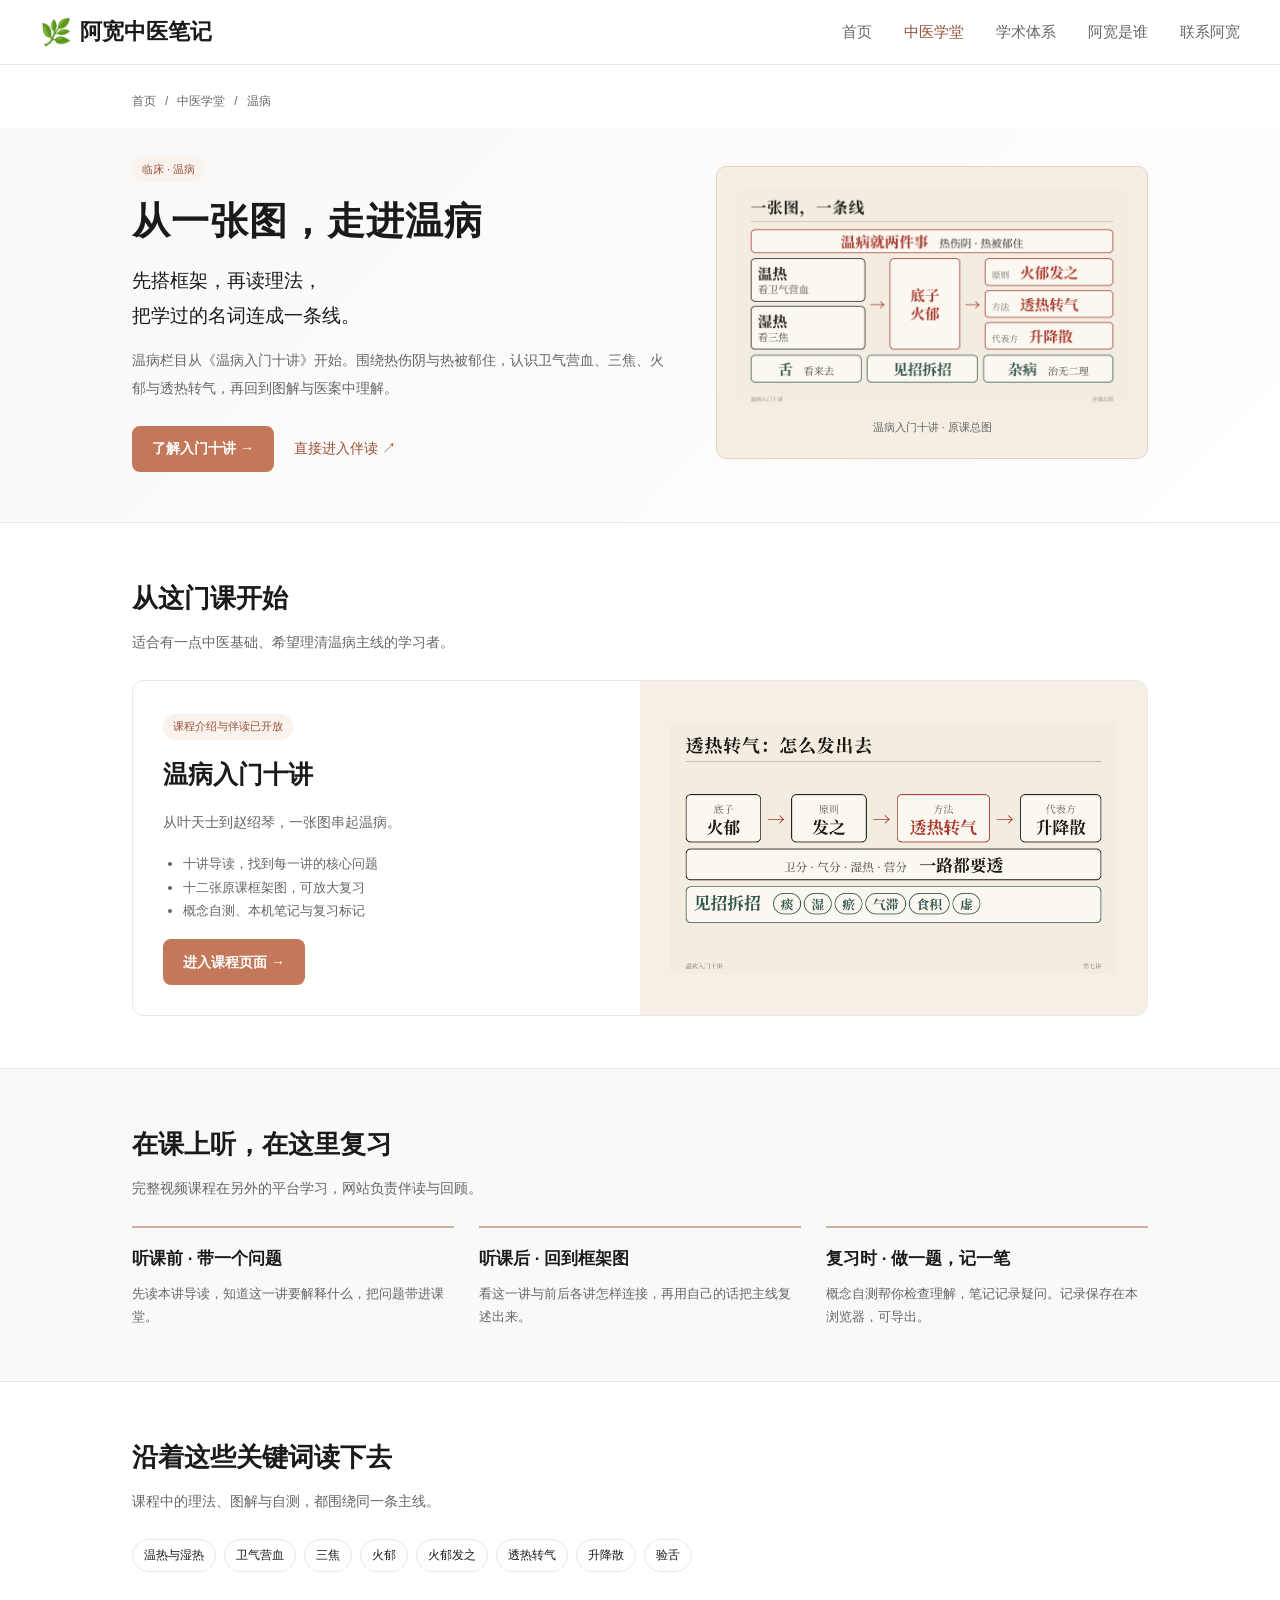
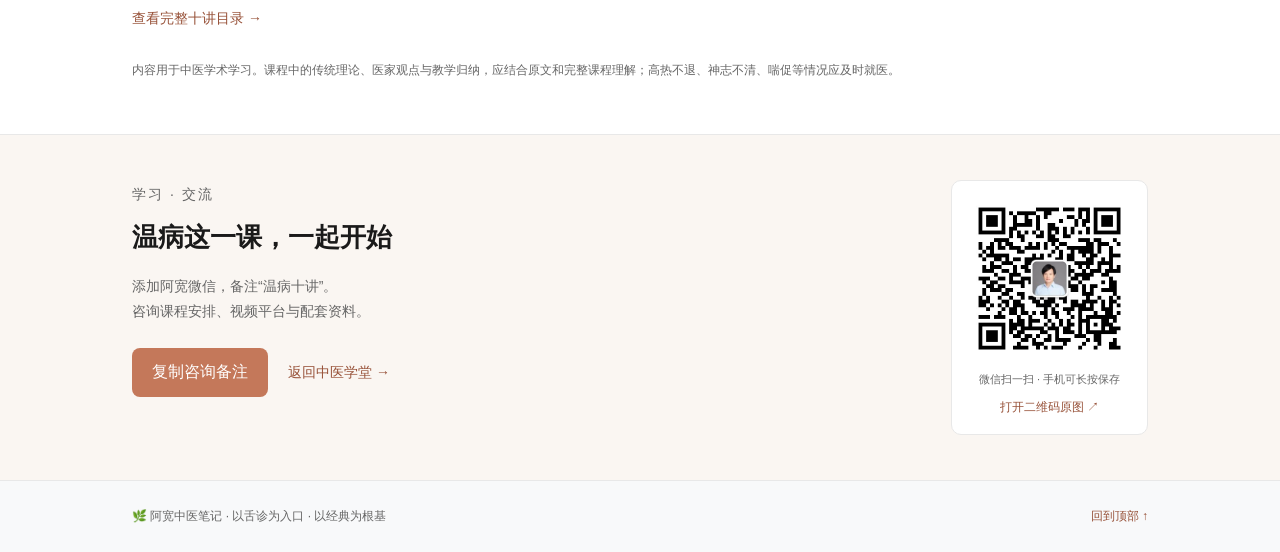
<file: school/wenbing/index.html>
<!doctype html><html lang="zh-CN"><head><meta charset="utf-8"><meta name="viewport" content="width=device-width,initial-scale=1"><title>温病 · 中医学堂 | 阿宽中医笔记</title><meta name="description" content="从温病入门十讲开始，一张图串起温病。课程介绍、逐讲导读、原课图解与课后自测。"><meta name="theme-color" content="#ffffff"><link rel="icon" href="data:,"><link rel="canonical" href="https://ruikuan.wang/school/wenbing/"><link rel="stylesheet" href="/school/assets/school.css"><script src="/school/assets/school.js" defer></script></head><body class="school-page" id="top"><a class="school-skip" href="#main">跳到正文</a><nav aria-label="网站导航"><div class="nav-container"><a class="logo" href="/"><span class="logo-icon" aria-hidden="true">🌿</span><span>阿宽中医笔记</span></a><button class="school-menu-toggle" type="button" aria-controls="school-nav" aria-expanded="false">菜单</button><ul class="nav-links" id="school-nav"><li><a href="/">首页</a></li><li><a href="/school/" aria-current="page">中医学堂</a></li><li><a href="/#academic">学术体系</a></li><li><a href="/#about">阿宽是谁</a></li><li><a href="/#contact">联系阿宽</a></li></ul></div></nav><main id="main">
<div class="academy-wrap"><div class="school-breadcrumb"><a href="/">首页</a><span>/</span><a href="/school/">中医学堂</a><span>/</span><span>温病</span></div></div>
<section class="school-hero"><div class="academy-wrap school-hero-grid"><div><span class="academy-tag">临床 · 温病</span><h1>从一张图，走进温病</h1><p class="school-lead">先搭框架，再读理法，<br>把学过的名词连成一条线。</p><p class="school-description">温病栏目从《温病入门十讲》开始。围绕热伤阴与热被郁住，认识卫气营血、三焦、火郁与透热转气，再回到图解与医案中理解。</p><div class="school-actions"><a class="school-button" href="/courses/wenbing/">了解入门十讲 →</a><a class="school-text-link" href="/courses/wenbing/#study">直接进入伴读 ↗</a></div></div><figure class="school-map"><img src="/courses/wenbing/assets/map-00.png" width="1600" height="900" alt="温病入门十讲全课总图：热伤阴与热被郁住，贯穿火郁、火郁发之、透热转气、升降散"><figcaption>温病入门十讲 · 原课总图</figcaption></figure></div></section>
<section class="school-block"><div class="academy-wrap"><div class="school-section-head"><div><h2>从这门课开始</h2><p>适合有一点中医基础、希望理清温病主线的学习者。</p></div></div><article class="school-course"><div class="school-course-copy"><span class="academy-tag">课程介绍与伴读已开放</span><h2>温病入门十讲</h2><p>从叶天士到赵绍琴，一张图串起温病。</p><ul><li>十讲导读，找到每一讲的核心问题</li><li>十二张原课框架图，可放大复习</li><li>概念自测、本机笔记与复习标记</li></ul><a class="school-button" href="/courses/wenbing/">进入课程页面 →</a></div><div class="school-course-visual"><img src="/courses/wenbing/assets/map-07.png" width="1600" height="900" alt="第七讲原课图：透热转气，一路都要透" loading="lazy"></div></article></div></section>
<section class="school-block soft"><div class="academy-wrap"><div class="school-section-head"><div><h2>在课上听，在这里复习</h2><p>完整视频课程在另外的平台学习，网站负责伴读与回顾。</p></div></div><ol class="school-steps"><li><strong>听课前 · 带一个问题</strong><p>先读本讲导读，知道这一讲要解释什么，把问题带进课堂。</p></li><li><strong>听课后 · 回到框架图</strong><p>看这一讲与前后各讲怎样连接，再用自己的话把主线复述出来。</p></li><li><strong>复习时 · 做一题，记一笔</strong><p>概念自测帮你检查理解，笔记记录疑问。记录保存在本浏览器，可导出。</p></li></ol></div></section>
<section class="school-block"><div class="academy-wrap"><div class="school-section-head"><div><h2>沿着这些关键词读下去</h2><p>课程中的理法、图解与自测，都围绕同一条主线。</p></div></div><div class="school-topic-line"><span>温热与湿热</span><span>卫气营血</span><span>三焦</span><span>火郁</span><span>火郁发之</span><span>透热转气</span><span>升降散</span><span>验舌</span></div><div class="school-actions"><a class="school-text-link" href="/courses/wenbing/#curriculum">查看完整十讲目录 →</a></div><p class="school-sample-note">内容用于中医学术学习。课程中的传统理论、医家观点与教学归纳，应结合原文和完整课程理解；高热不退、神志不清、喘促等情况应及时就医。</p></div></section><section class="school-contact" id="contact"><div class="academy-wrap school-contact-inner"><div><p class="academy-kicker">学习 · 交流</p><h2>温病这一课，一起开始</h2><p>添加阿宽微信，备注“温病十讲”。<br>咨询课程安排、视频平台与配套资料。</p><div class="school-actions"><button class="school-button" type="button" data-copy="温病十讲">复制咨询备注</button><a class="school-text-link" href="/school/">返回中医学堂 →</a></div><p class="school-status" id="consult-status" role="status"></p></div><figure class="school-qr"><img src="/courses/wenbing/assets/wechat-qr.jpg" width="165" height="165" alt="阿宽个人微信二维码" loading="lazy"><figcaption>微信扫一扫 · 手机可长按保存</figcaption><a href="/courses/wenbing/assets/wechat-qr.jpg" target="_blank" rel="noopener">打开二维码原图 ↗</a></figure></div></section></main><footer class="school-footer"><div class="academy-wrap"><p>🌿 阿宽中医笔记 · 以舌诊为入口 · 以经典为根基</p><a href="#top">回到顶部 ↑</a></div></footer></body></html>
</file>
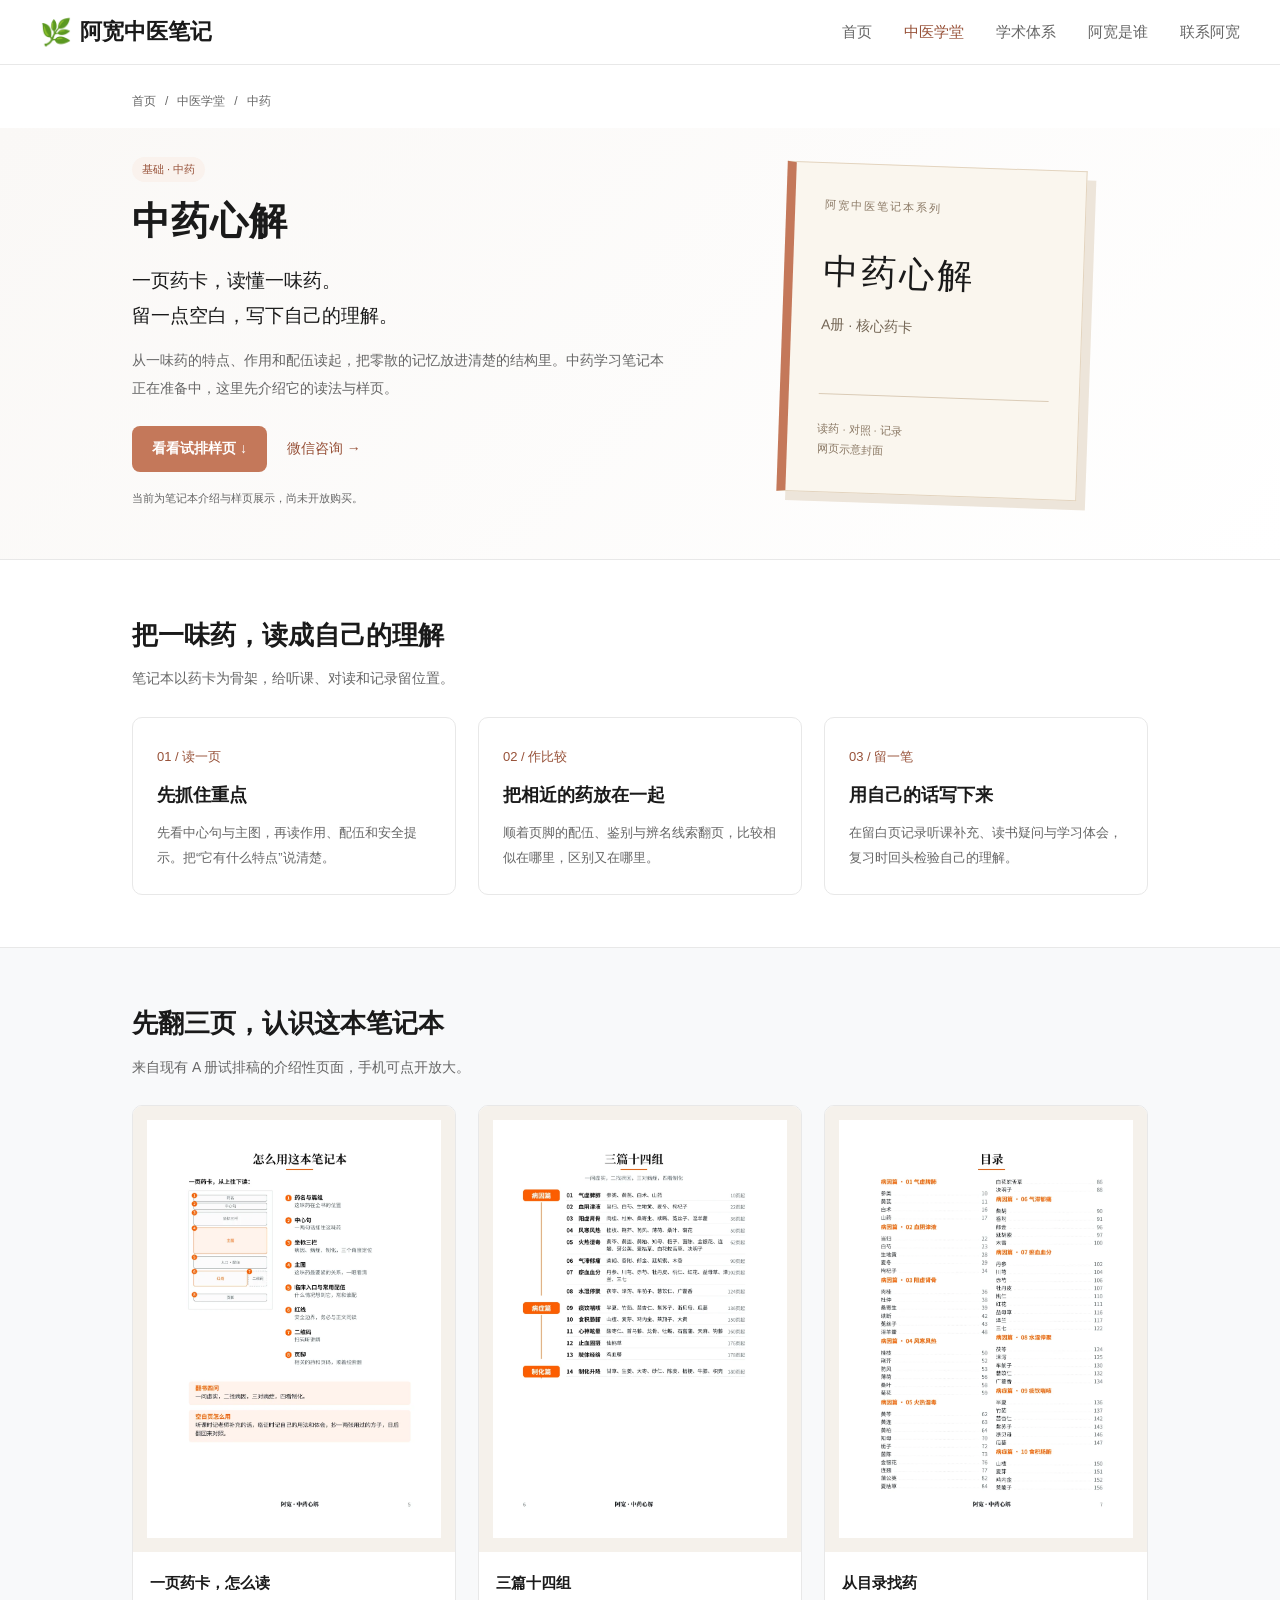
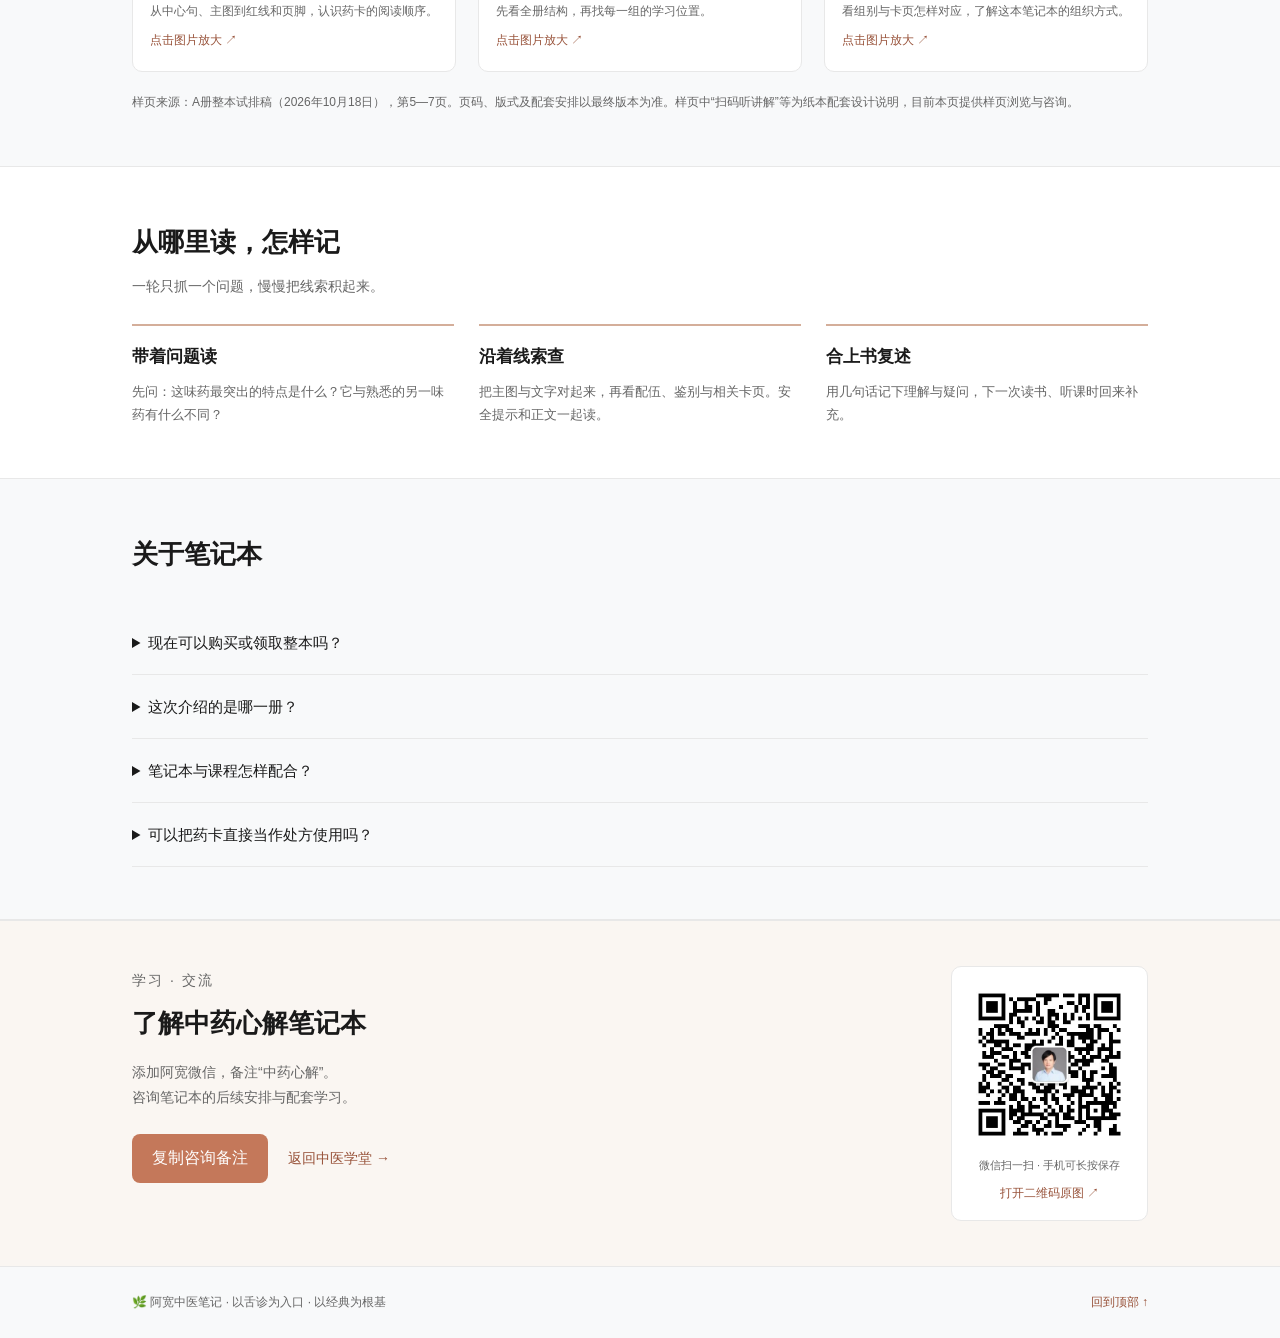
<file: school/zhongyao/index.html>
<!doctype html><html lang="zh-CN"><head><meta charset="utf-8"><meta name="viewport" content="width=device-width,initial-scale=1"><title>中药 · 中药心解笔记本 | 阿宽中医笔记</title><meta name="description" content="了解中药心解笔记本：用药卡、图解与留白笔记，读懂一味药。查看A册介绍性试排样页，咨询后续安排。"><meta name="theme-color" content="#ffffff"><link rel="icon" href="data:,"><link rel="canonical" href="https://ruikuan.wang/school/zhongyao/"><link rel="stylesheet" href="/school/assets/school.css"><script src="/school/assets/school.js" defer></script></head><body class="school-page" id="top"><a class="school-skip" href="#main">跳到正文</a><nav aria-label="网站导航"><div class="nav-container"><a class="logo" href="/"><span class="logo-icon" aria-hidden="true">🌿</span><span>阿宽中医笔记</span></a><button class="school-menu-toggle" type="button" aria-controls="school-nav" aria-expanded="false">菜单</button><ul class="nav-links" id="school-nav"><li><a href="/">首页</a></li><li><a href="/school/" aria-current="page">中医学堂</a></li><li><a href="/#academic">学术体系</a></li><li><a href="/#about">阿宽是谁</a></li><li><a href="/#contact">联系阿宽</a></li></ul></div></nav><main id="main">
<div class="academy-wrap"><div class="school-breadcrumb"><a href="/">首页</a><span>/</span><a href="/school/">中医学堂</a><span>/</span><span>中药</span></div></div>
<section class="school-hero"><div class="academy-wrap school-hero-grid"><div><span class="academy-tag">基础 · 中药</span><h1>中药心解</h1><p class="school-lead">一页药卡，读懂一味药。<br>留一点空白，写下自己的理解。</p><p class="school-description">从一味药的特点、作用和配伍读起，把零散的记忆放进清楚的结构里。中药学习笔记本正在准备中，这里先介绍它的读法与样页。</p><div class="school-actions"><a class="school-button" href="#samples">看看试排样页 ↓</a><a class="school-text-link" href="#contact">微信咨询 →</a></div><p class="school-hero-note">当前为笔记本介绍与样页展示，尚未开放购买。</p></div><div class="school-book" aria-label="中药心解网页示意封面，非最终印刷封面"><span class="book-small">阿宽中医笔记本系列</span><strong>中药心解</strong><p>A册 · 核心药卡</p><span class="book-bottom">读药 · 对照 · 记录<br>网页示意封面</span></div></div></section>
<section class="school-block"><div class="academy-wrap"><div class="school-section-head"><div><h2>把一味药，读成自己的理解</h2><p>笔记本以药卡为骨架，给听课、对读和记录留位置。</p></div></div><div class="school-three"><article class="school-mini"><span class="num">01 / 读一页</span><h3>先抓住重点</h3><p>先看中心句与主图，再读作用、配伍和安全提示。把“它有什么特点”说清楚。</p></article><article class="school-mini"><span class="num">02 / 作比较</span><h3>把相近的药放在一起</h3><p>顺着页脚的配伍、鉴别与辨名线索翻页，比较相似在哪里，区别又在哪里。</p></article><article class="school-mini"><span class="num">03 / 留一笔</span><h3>用自己的话写下来</h3><p>在留白页记录听课补充、读书疑问与学习体会，复习时回头检验自己的理解。</p></article></div></div></section>
<section class="school-block soft" id="samples"><div class="academy-wrap"><div class="school-section-head"><div><h2>先翻三页，认识这本笔记本</h2><p>来自现有 A 册试排稿的介绍性页面，手机可点开放大。</p></div></div><div class="school-samples"><figure class="school-sample"><a href="/school/assets/notebook-howto.webp" data-preview="一页药卡，怎么读 · A册试排样页" aria-label="放大查看：一页药卡，怎么读"><img src="/school/assets/notebook-howto.webp" alt="一页药卡，怎么读，A册试排原页" width="898" height="1276" loading="lazy"></a><figcaption><h3>一页药卡，怎么读</h3><p>从中心句、主图到红线和页脚，认识药卡的阅读顺序。</p><span class="enlarge">点击图片放大 ↗</span></figcaption></figure><figure class="school-sample"><a href="/school/assets/notebook-outline.webp" data-preview="三篇十四组 · A册试排样页" aria-label="放大查看：三篇十四组"><img src="/school/assets/notebook-outline.webp" alt="三篇十四组，A册试排原页" width="898" height="1276" loading="lazy"></a><figcaption><h3>三篇十四组</h3><p>先看全册结构，再找每一组的学习位置。</p><span class="enlarge">点击图片放大 ↗</span></figcaption></figure><figure class="school-sample"><a href="/school/assets/notebook-contents.webp" data-preview="从目录找药 · A册试排样页" aria-label="放大查看：从目录找药"><img src="/school/assets/notebook-contents.webp" alt="从目录找药，A册试排原页" width="898" height="1276" loading="lazy"></a><figcaption><h3>从目录找药</h3><p>看组别与卡页怎样对应，了解这本笔记本的组织方式。</p><span class="enlarge">点击图片放大 ↗</span></figcaption></figure></div><p class="school-sample-note">样页来源：A册整本试排稿（2026年10月18日），第5—7页。页码、版式及配套安排以最终版本为准。样页中“扫码听讲解”等为纸本配套设计说明，目前本页提供样页浏览与咨询。</p></div></section>
<section class="school-block"><div class="academy-wrap"><div class="school-section-head"><div><h2>从哪里读，怎样记</h2><p>一轮只抓一个问题，慢慢把线索积起来。</p></div></div><ol class="school-steps"><li><strong>带着问题读</strong><p>先问：这味药最突出的特点是什么？它与熟悉的另一味药有什么不同？</p></li><li><strong>沿着线索查</strong><p>把主图与文字对起来，再看配伍、鉴别与相关卡页。安全提示和正文一起读。</p></li><li><strong>合上书复述</strong><p>用几句话记下理解与疑问，下一次读书、听课时回来补充。</p></li></ol></div></section>
<section class="school-block soft"><div class="academy-wrap"><div class="school-section-head"><div><h2>关于笔记本</h2></div></div><div class="school-faq"><details><summary>现在可以购买或领取整本吗？</summary><p>笔记本正在准备中，目前展示介绍性试排样页。推出时间、取得方式与配套学习安排，请添加微信咨询。</p></details><details><summary>这次介绍的是哪一册？</summary><p>当前介绍以 A 册为主，现有试排按80张药卡组织。部分相关药合在同一张卡里，卡数不等于独立药味数；B、C册作为后续拓展。</p></details><details><summary>笔记本与课程怎样配合？</summary><p>纸本帮助抓住要点、作比较和记录，课程展开讲解。本网站会逐步承接配套内容；已经开放的内容会提供实际入口。</p></details><details><summary>可以把药卡直接当作处方使用吗？</summary><p>笔记本用于中药学习与理解，不能替代诊疗。涉及方药时，需要连同适用条件与安全提示一起读，具体用药应由执业中医师辨证决定。</p></details></div></div></section><section class="school-contact" id="contact"><div class="academy-wrap school-contact-inner"><div><p class="academy-kicker">学习 · 交流</p><h2>了解中药心解笔记本</h2><p>添加阿宽微信，备注“中药心解”。<br>咨询笔记本的后续安排与配套学习。</p><div class="school-actions"><button class="school-button" type="button" data-copy="中药心解">复制咨询备注</button><a class="school-text-link" href="/school/">返回中医学堂 →</a></div><p class="school-status" id="consult-status" role="status"></p></div><figure class="school-qr"><img src="/courses/wenbing/assets/wechat-qr.jpg" width="165" height="165" alt="阿宽个人微信二维码" loading="lazy"><figcaption>微信扫一扫 · 手机可长按保存</figcaption><a href="/courses/wenbing/assets/wechat-qr.jpg" target="_blank" rel="noopener">打开二维码原图 ↗</a></figure></div></section></main><footer class="school-footer"><div class="academy-wrap"><p>🌿 阿宽中医笔记 · 以舌诊为入口 · 以经典为根基</p><a href="#top">回到顶部 ↑</a></div></footer><dialog class="school-dialog" id="school-preview" aria-labelledby="preview-title"><div class="school-dialog-bar"><h2 id="preview-title">笔记本试排样页</h2><button id="preview-close" type="button">关闭 ×</button></div><div class="school-image-area"><img id="preview-image" alt="" src="/school/assets/notebook-howto.webp"></div><div class="school-dialog-foot"><span>试排样页 · 可上下、左右滑动查看</span><a id="preview-original" href="/school/assets/notebook-howto.webp" target="_blank" rel="noopener">打开原图 ↗</a></div></dialog></body></html>
</file>
<file: school/assets/school.css>
/* Original site palette; shared by the academy and the homepage entry. */
:root{--school-accent:#c4785a;--school-ink:#1a1a1a;--school-muted:#666;--school-border:#e8e8e8;--school-soft:#f8f9fa;--school-link:#975138}
html{scroll-behavior:smooth;scroll-padding-top:88px}
.school-page{margin:0;font:16px/1.8 -apple-system,BlinkMacSystemFont,"Segoe UI","PingFang SC","Hiragino Sans GB","Microsoft YaHei",sans-serif;background:white;color:var(--school-ink)}
.school-page *,.academy-section *{box-sizing:border-box}.school-page h1,.school-page h2,.school-page h3,.school-page p,.school-page figure{margin:0}.school-page a{color:inherit;text-decoration:none}.school-page button{font:inherit;cursor:pointer}.school-page img{max-width:100%;height:auto}.school-page main{padding-top:64px}.school-page button{color:inherit}.school-page [hidden]{display:none!important}
.school-page nav{position:fixed;inset:0 0 auto;background:rgba(255,255,255,.97);border-bottom:1px solid var(--school-border);z-index:1000;padding:0 2rem;backdrop-filter:blur(10px)}.school-page .nav-container{max-width:1200px;height:64px;margin:auto;display:flex;align-items:center;justify-content:space-between;gap:20px}.school-page .logo{font-size:1.4rem;font-weight:700;display:flex;gap:.5rem;align-items:center;white-space:nowrap}.school-page .logo-icon{font-size:1.6rem}.school-page .nav-links{display:flex;gap:2rem;list-style:none;margin:0;padding:0}.school-page .nav-links a{font-size:.95rem;color:var(--school-muted)}.school-page .nav-links a[aria-current],.school-page .nav-links a:hover{color:var(--school-link)}
.school-menu-toggle{display:none;border:1px solid var(--school-border);background:white;border-radius:6px;padding:6px 12px;font:14px/1.8 inherit;color:var(--school-ink);min-height:40px}.school-skip{position:fixed;top:-100px;left:15px;padding:10px;background:#222;color:white!important;z-index:2000}.school-skip:focus{top:8px}.school-page :focus-visible,.academy-section :focus-visible,.school-menu-toggle:focus-visible{outline:3px solid var(--school-accent);outline-offset:4px}
.academy-wrap{max-width:1080px;margin:0 auto;padding:0 32px}.academy-section{padding:60px 0;background:var(--school-soft);border-block:1px solid var(--school-border)}.academy-section .academy-wrap{max-width:964px}.academy-title-row{display:flex;align-items:flex-end;justify-content:space-between;gap:24px;margin-bottom:28px}.academy-kicker{font-size:12px;color:var(--school-link);letter-spacing:2px;margin-bottom:7px!important}.academy-title-row h2{font-size:1.8rem;line-height:1.5;margin:0 0 8px}.academy-title-row p{color:var(--school-muted);font-size:14px}.academy-more{font-size:14px;color:var(--school-link)!important;text-decoration:none;white-space:nowrap;min-height:44px;display:inline-flex;align-items:center}.academy-grid{display:grid;grid-template-columns:repeat(2,minmax(0,1fr));gap:24px}.academy-card{display:flex;flex-direction:column;background:white;border:1px solid var(--school-border);border-radius:12px;overflow:hidden;color:var(--school-ink);text-decoration:none;box-shadow:0 2px 8px #00000006;transition:box-shadow .2s,border-color .2s}.academy-card:hover{border-color:var(--school-accent);box-shadow:0 6px 20px #0000000c}.academy-card-body{padding:26px;display:flex;flex-direction:column;flex:1}.academy-card h3{font-size:22px;margin:12px 0 8px;line-height:1.5}.academy-card p{font-size:14px;color:var(--school-muted);line-height:1.9;margin:0}.academy-card .academy-arrow{display:flex;justify-content:space-between;align-items:center;color:var(--school-link);font-size:14px;margin-top:24px;padding-top:15px;border-top:1px solid var(--school-border)}.academy-tag{display:inline-block;font-size:11px;color:var(--school-link);background:#faf2ed;padding:3px 10px;border-radius:20px;align-self:flex-start}.academy-art{height:150px;display:flex;align-items:center;justify-content:center;background:#faf6f1;border-bottom:1px solid #eee7df;gap:20px;overflow:hidden}.academy-art .art-book{border:1px solid #d9ba9e;border-left:6px solid #c4785a;border-radius:2px;padding:14px 24px;background:#fffdf7;font-weight:600;box-shadow:7px 7px 0 #eadfd2;font-size:20px;line-height:1.6}.art-label{font-size:12px;color:#796d60;line-height:2}.academy-art.wenbing{background:#f7f7f3}.art-line{display:flex;gap:10px;align-items:center;font-size:14px;color:#8b5844}.art-line span{border:1px solid #d9c4b8;border-radius:6px;padding:9px 13px;background:#fffdf8}.academy-footnote{font-size:12px;color:var(--school-muted);margin-top:22px!important}
.school-breadcrumb{font-size:12px;color:var(--school-muted);display:flex;gap:9px;flex-wrap:wrap;padding-top:27px;padding-bottom:15px}.school-breadcrumb a:hover{color:var(--school-link)}.school-hero{padding:26px 0 50px;background:linear-gradient(135deg,#faf8f6,#fff);border-bottom:1px solid var(--school-border)}.school-hero-grid{display:grid;grid-template-columns:1.25fr 1fr;gap:45px;align-items:center}.school-hero h1{font-size:38px;line-height:1.45;letter-spacing:1px;margin:12px 0 15px}.school-lead{font-size:19px;line-height:1.8;margin-bottom:13px!important}.school-description{font-size:14px;line-height:2;color:var(--school-muted);max-width:590px}.school-actions{display:flex;flex-wrap:wrap;align-items:center;gap:12px 20px;margin-top:24px}.school-button{display:inline-flex;align-items:center;justify-content:center;min-height:46px;padding:10px 20px;border:0;border-radius:8px;background:var(--school-accent);color:#fff!important;font-size:14px;font-weight:600;gap:18px;text-decoration:none;cursor:pointer}.school-button:hover{background:#ae654a}.school-button.secondary{background:white;color:var(--school-link)!important;border:1px solid #d8b19f}.school-text-link{color:var(--school-link)!important;font-size:14px;text-decoration:none;min-height:44px;display:inline-flex;align-items:center}.school-text-link:hover{text-decoration:underline}.school-hero-note{font-size:11px;color:var(--school-muted);margin-top:17px!important}.school-book{max-width:300px;justify-self:center;min-height:330px;width:100%;background:#faf6ee;border:1px solid #e3d4bf;border-left:9px solid #c4785a;box-shadow:9px 9px 0 #ede5da;padding:32px 30px;display:flex;flex-direction:column;transform:rotate(2deg)}.school-book .book-small{font-size:11px;letter-spacing:2px;color:#8a7864}.school-book strong{font-size:35px;font-weight:500;letter-spacing:3px;line-height:1.8;margin:24px 0 10px}.school-book p{font-size:14px;color:#736554}.school-book .book-bottom{font-size:11px;margin-top:auto;padding-top:25px;color:#8a7864;border-top:1px solid #dacbb6}.school-map{background:#f4eee3;padding:20px;border:1px solid #e1d6c5;border-radius:10px}.school-map img{display:block;width:100%;border-radius:5px}.school-map figcaption{font-size:11px;color:var(--school-muted);margin-top:12px;text-align:center}.school-block{padding:52px 0}.school-block.soft{background:var(--school-soft);border-block:1px solid var(--school-border)}.school-section-head{margin-bottom:25px;display:flex;justify-content:space-between;align-items:end;gap:25px}.school-section-head h2{font-size:26px;margin-bottom:8px}.school-section-head p{font-size:14px;color:var(--school-muted)}.school-three{display:grid;grid-template-columns:repeat(3,minmax(0,1fr));gap:22px}.school-mini{padding:24px;border:1px solid var(--school-border);border-radius:10px;background:white}.school-mini .num{font-size:13px;color:var(--school-link)}.school-mini h3{font-size:18px;margin:9px 0}.school-mini p{font-size:13px;color:var(--school-muted);line-height:1.9}.school-samples{display:grid;grid-template-columns:repeat(3,minmax(0,1fr));gap:22px}.school-sample{background:white;border:1px solid var(--school-border);border-radius:10px;overflow:hidden}.school-sample>a{display:block;background:#f5f1eb;padding:14px}.school-sample img{width:100%;display:block;aspect-ratio:176/250;object-fit:contain}.school-sample figcaption{padding:17px}.school-sample h3{font-size:15px;margin-bottom:5px}.school-sample p{font-size:12px;color:var(--school-muted)}.school-sample .enlarge{display:inline-block;margin-top:8px;font-size:12px;color:var(--school-link)}.school-sample-note{font-size:12px;color:var(--school-muted);line-height:1.9;margin-top:19px!important}.school-steps{list-style:none;margin:0;padding:0;display:grid;grid-template-columns:repeat(3,minmax(0,1fr));gap:25px}.school-steps li{border-top:2px solid #d4ae9a;padding-top:16px}.school-steps strong{display:block;font-size:17px;margin-bottom:7px}.school-steps p{font-size:13px;color:var(--school-muted)}.school-course{display:grid;grid-template-columns:1fr 1fr;border:1px solid var(--school-border);border-radius:12px;overflow:hidden;background:white}.school-course-copy{padding:30px}.school-course h2{font-size:25px;margin:12px 0}.school-course p{font-size:14px;color:var(--school-muted);line-height:1.9}.school-course ul{font-size:13px;color:var(--school-muted);padding-left:20px;margin:17px 0}.school-course-visual{background:#f5efe5;padding:30px;display:flex;align-items:center}.school-course-visual img{width:100%;height:auto}.school-topic-line{display:flex;flex-wrap:wrap;gap:8px;margin-top:18px}.school-topic-line span{font-size:12px;padding:5px 11px;border:1px solid var(--school-border);border-radius:20px;background:white}.school-faq details{border-bottom:1px solid var(--school-border)}.school-faq summary{cursor:pointer;padding:18px 0;font-size:15px;min-height:48px}.school-faq details p{font-size:13px;color:var(--school-muted);padding-bottom:20px;max-width:800px}.school-contact{padding:45px 0;background:#faf6f2;border-top:1px solid var(--school-border)}.school-contact-inner{display:flex;justify-content:space-between;align-items:center;gap:35px}.school-contact h2{font-size:26px;margin-bottom:13px}.school-contact p{font-size:14px;color:var(--school-muted)}.school-qr{background:white;padding:15px;border:1px solid var(--school-border);border-radius:10px;text-align:center;flex-shrink:0}.school-qr img{display:block;width:165px;height:165px;object-fit:contain}.school-qr figcaption{font-size:11px;color:var(--school-muted);margin-top:9px}.school-qr a{display:block;margin-top:7px;font-size:12px;color:var(--school-link)}.school-status{min-height:26px;font-size:12px!important;margin-top:10px!important}.school-footer{border-top:1px solid var(--school-border);padding:25px 0;color:var(--school-muted);font-size:12px;background:var(--school-soft)}.school-footer .academy-wrap{display:flex;justify-content:space-between;gap:20px}.school-footer a{color:var(--school-link)}
.school-dialog{width:min(960px,95vw);max-height:95vh;border:1px solid var(--school-border);border-radius:10px;padding:0;color:var(--school-ink);background:#fff}.school-dialog::backdrop{background:#1a1a1ab8}.school-dialog-bar{display:flex;justify-content:space-between;align-items:center;padding:10px 16px;gap:10px}.school-dialog-bar h2{font-size:15px}.school-dialog-bar button{border:1px solid var(--school-border);border-radius:6px;background:white;padding:6px 12px;min-height:40px}.school-image-area{max-height:calc(95vh - 125px);overflow:auto;background:#ece9e1;text-align:center;padding:12px}.school-image-area img{width:700px;max-width:none;height:auto;display:inline-block}.school-dialog-foot{padding:10px 16px;font-size:12px;display:flex;justify-content:space-between;align-items:center;gap:16px;color:var(--school-muted)}.school-dialog-foot a{color:var(--school-link)}
@media(max-width:768px){html{scroll-padding-top:83px}.school-page nav,body>nav:has(.school-menu-toggle){padding:0 16px}.school-page .nav-container{height:64px}.school-page .logo{font-size:18px}.school-page .logo-icon{font-size:23px}.school-page nav .nav-links,body>nav:has(.school-menu-toggle) .nav-links{display:flex;flex-wrap:wrap;gap:0;background:white;padding:10px 16px;border-bottom:1px solid var(--school-border);position:absolute;top:64px;left:0;right:0;box-shadow:0 5px 10px #00000006}.school-page .nav-links a,body>nav:has(.school-menu-toggle) .nav-links a{display:block;padding:10px 14px;font-size:14px;min-height:44px}.school-enhanced .school-menu-toggle{display:block}.school-enhanced nav .nav-links:not(.is-open){display:none!important}.school-menu-toggle[aria-expanded=true]{border-color:var(--school-accent)}.academy-wrap,.academy-section .academy-wrap{padding:0 20px}.academy-section{padding:38px 0}.academy-title-row{display:block;margin-bottom:23px}.academy-title-row h2{font-size:25px}.academy-title-row p{font-size:13px}.academy-more{margin-top:8px;font-size:13px}.academy-grid{grid-template-columns:1fr;gap:20px}.academy-card-body{padding:22px}.academy-card h3{font-size:21px}.academy-card p{font-size:13px}.academy-art{height:130px}.art-line{font-size:12px;gap:7px}.art-line span{padding:8px 10px}.academy-card .academy-arrow{margin-top:18px}.academy-footnote{font-size:11px}.school-breadcrumb{padding-top:22px;font-size:11px}.school-hero{padding:15px 0 36px}.school-hero-grid{grid-template-columns:1fr;gap:30px}.school-hero h1{font-size:30px;margin:10px 0 13px}.school-lead{font-size:17px}.school-description{font-size:13px}.school-book{min-height:290px;max-width:260px;padding:25px;transform:none}.school-book strong{font-size:31px;margin-top:15px}.school-map{padding:13px}.school-actions{gap:12px}.school-button{font-size:13px;padding:10px 16px;min-height:46px}.school-text-link{font-size:13px}.school-block{padding:37px 0}.school-section-head{display:block}.school-section-head h2{font-size:23px}.school-section-head p{font-size:13px}.school-three,.school-samples,.school-steps{grid-template-columns:1fr;gap:18px}.school-mini{padding:21px}.school-samples{grid-template-columns:1fr}.school-sample{display:grid;grid-template-columns:132px 1fr;align-items:center}.school-sample>a{padding:9px}.school-sample figcaption{padding:14px}.school-course{grid-template-columns:1fr}.school-course-copy{padding:23px}.school-course h2{font-size:23px}.school-course-visual{padding:18px;order:-1}.school-course p{font-size:13px}.school-contact-inner{display:block}.school-contact{padding:34px 0}.school-contact h2{font-size:24px}.school-contact p{font-size:13px}.school-qr{width:200px;margin:24px auto 0}.school-qr img{width:168px;height:168px}.school-footer .academy-wrap{display:block}.school-footer a{display:inline-flex;min-height:44px;align-items:center}.school-dialog-bar h2{font-size:13px}.school-dialog-foot{font-size:11px}.school-faq summary{font-size:14px}.school-page main{padding-top:64px}}
@media(min-width:769px) and (max-width:1000px){.contact-layout{grid-template-columns:repeat(2,minmax(0,1fr))}.contact-block{min-width:0}.contact-block .wechat-card{max-width:100%;padding:1rem}}
@media(prefers-reduced-motion:reduce){html{scroll-behavior:auto}.academy-card{transition:none}}
</file>
<file: courses/wenbing/style.css>
:root{--ink:#282b28;--muted:#68706a;--accent:#c4785a;--accent-light:#c4785a;--paper:#faf8f5;--line:#e5e4dd;--green:#405d50;--serif:"Noto Serif SC","Source Han Serif SC","Songti SC","STSong","SimSun",serif;--sans:-apple-system,BlinkMacSystemFont,"Segoe UI","PingFang SC","Microsoft YaHei",sans-serif}
*{box-sizing:border-box}html{scroll-behavior:smooth;scroll-padding-top:135px}body{margin:0;background:#fff;color:var(--ink);font:16px/1.8 var(--sans)}a{color:inherit;text-decoration:none}button,input,textarea{font:inherit}button,a,input,textarea{ -webkit-tap-highlight-color:transparent}button{cursor:pointer}button:disabled{cursor:default;opacity:.4}a:focus-visible,button:focus-visible,input:focus-visible,textarea:focus-visible,summary:focus-visible{outline:3px solid var(--accent);outline-offset:4px}button{color:inherit}img{max-width:100%;height:auto}p,h1,h2,h3,h4,figure{margin:0}button{background:none;border:0}button[hidden],[hidden]{display:none!important}.shell{max-width:1200px;margin:auto;padding-left:36px;padding-right:36px}.skip-link{position:fixed;left:20px;top:-100px;background:var(--ink);color:#fff;padding:12px;z-index:100}.skip-link:focus{top:12px}.site-header{height:82px;background:rgba(255,255,255,.96);border-bottom:1px solid var(--line)}.header-inner{height:100%;display:flex;align-items:center;justify-content:space-between;gap:20px}.brand{display:inline-flex;align-items:center;gap:10px;font-size:19px;font-weight:600;white-space:nowrap}.brand-mark{border:1px solid var(--accent);color:var(--accent);border-radius:3px;padding:0 5px;font:24px/1.3 var(--serif)}.desktop-nav{display:flex;gap:36px;font-size:14px;color:var(--muted)}.desktop-nav a[aria-current]{color:var(--accent)}.header-contact{font-size:14px;border-bottom:1px solid var(--accent);padding:4px 0;color:var(--accent)}.header-contact span{margin-left:18px}.hero{display:grid;grid-template-columns:1.1fr 1fr;gap:55px;align-items:center;padding-top:64px;padding-bottom:68px}.eyebrow{font-size:12px;letter-spacing:2px;font-weight:600;color:var(--accent)}.hero .eyebrow{display:flex;align-items:center;gap:10px}.hero .eyebrow span{width:6px;height:6px;background:var(--accent);border-radius:50%}.hero h1{font:64px/1.25 var(--serif);font-weight:600;letter-spacing:3px;margin:20px 0 20px}.hero h1>span{display:block}.hero h1 i{font-style:normal;color:var(--accent)}.hero-subtitle{font:26px/1.65 var(--serif);letter-spacing:1px}.hero-desc{margin-top:20px;font-size:15px;color:var(--muted);line-height:1.9}.hero-actions{display:flex;align-items:center;gap:24px;margin:32px 0 25px}.button{min-height:46px;display:inline-flex;align-items:center;justify-content:center;gap:25px;padding:10px 20px;border-radius:4px;font-size:14px;font-weight:600;transition:background .2s}.primary{background:var(--accent);color:#fff}.primary:hover{background:#8f4d35}.text-link,.text-button{font-size:14px;color:var(--accent);padding:5px 0}.text-link:hover,.text-button:hover{text-decoration:underline;text-underline-offset:5px}.hero-meta{display:flex;flex-wrap:wrap;gap:8px 16px;font-size:12px;color:var(--muted)}.hero-meta span+span{padding-left:16px;border-left:1px solid var(--line)}.hero-art{position:relative;background:#f3eee5;border:1px solid #ded8cb;border-radius:2px;padding:24px 36px 18px;box-shadow:8px 8px 0 #faf8f5,9px 9px 0 #e5dfd3;transform:rotate(1deg);max-width:470px;justify-self:end;width:100%}.paper-top{display:flex;justify-content:space-between;font-size:10px;color:#7c7569;border-bottom:1px solid #cfc6b9;padding-bottom:12px;letter-spacing:3px}.art-title{font:32px/1.6 var(--serif);text-align:center;margin:20px 0}.art-title>span{color:var(--accent)}.art-two{display:grid;grid-template-columns:1fr 1fr;border:1px solid #cdbbab;padding:14px 0;text-align:center;font:23px/1.3 var(--serif)}.art-two>div+div{border-left:1px solid #cdbbab}.art-two small{display:block;color:var(--accent);font:11px/1.5 var(--sans);margin-bottom:7px}.art-path{display:flex;flex-direction:column;align-items:center;margin:15px 0 2px}.art-path>div{display:flex;align-items:baseline;gap:20px;min-width:200px}.art-path small{font-size:11px;color:#746d61;width:40px;text-align:right;letter-spacing:2px}.art-path strong{font:24px/1.6 var(--serif);color:#8d4e37}.art-path>b{font-size:16px;line-height:1.2;color:#b69f8d;padding-left:20px;font-weight:400}.art-bottom{display:flex;align-items:center;justify-content:space-between;border-top:1px solid #cfc6b9;margin-top:14px;padding-top:13px;color:var(--green);font:17px/1.5 var(--serif)}.seal{font:12px/1.3 var(--serif);color:#a75840;border:1px solid #a75840;padding:3px;letter-spacing:2px;transform:rotate(-4deg)}.art-caption{font-size:9px;text-align:right;color:#80796f;margin-top:6px}.section-nav{position:sticky;top:0;z-index:10;background:rgba(255,255,255,.97);border-block:1px solid var(--line);backdrop-filter:blur(10px)}.section-nav nav{display:flex;align-items:center;gap:42px;min-height:61px}.section-nav a{font-size:14px;white-space:nowrap;padding:17px 0}.section-nav a:hover{color:var(--accent)}.section{padding-top:84px;padding-bottom:84px}.section-heading{display:flex;justify-content:space-between;align-items:flex-end;gap:36px;margin-bottom:38px}.section-heading h2,h2{font:34px/1.5 var(--serif);font-weight:600;margin-top:13px;letter-spacing:1px}.section-heading>p{color:var(--muted);font-size:14px;max-width:480px;line-height:2}.outcomes{display:grid;grid-template-columns:repeat(3,1fr);margin-top:45px}.outcomes article{padding:0 30px;border-left:1px solid var(--line)}.outcomes article:first-child{border:0;padding-left:0}.outcomes article:last-child{padding-right:0}.small-number{font:13px/1.5 Georgia,serif;color:var(--accent);letter-spacing:1px}.outcomes h3{font:23px/1.7 var(--serif);margin:12px 0}.outcomes p{font-size:14px;color:var(--muted)}.learning-note{margin-top:42px;padding:19px 22px;display:flex;gap:22px;background:var(--paper);font-size:13px}.note-label{white-space:nowrap;color:var(--accent);font-weight:600}.learning-note p{color:var(--muted)}.curriculum-section{background:var(--paper);border-block:1px solid var(--line)}.syllabus{display:grid;grid-template-columns:1fr 1fr;gap:0 45px}.syllabus-row{display:grid;grid-template-columns:32px 1fr auto;gap:16px;align-items:center;text-align:left;width:100%;padding:19px 0;border-bottom:1px solid #deded5;min-height:99px}.syllabus-row:hover .syllabus-name{color:var(--accent)}.syllabus-num{font:18px/1.5 Georgia,serif;color:#aa8b70;align-self:start;margin-top:3px}.syllabus-name{font-weight:600;font-size:16px;display:block}.syllabus-sub{font-size:12px;color:var(--muted);display:block;margin-top:3px}.syllabus-arrow{color:var(--accent)}.study-toolbar{display:flex;align-items:center;justify-content:space-between;gap:20px;padding:17px 20px;border:1px solid var(--line);border-bottom:0;background:var(--paper)}.study-toolbar>div:first-child{display:flex;align-items:center;gap:18px;flex-wrap:wrap}.study-toolbar strong{font-size:13px;font-weight:500}.progress-track{width:100px;height:4px;border-radius:10px;display:inline-block;background:#e2e3db}.progress-track span{height:100%;width:0;display:block;background:var(--green);transition:width .3s}.toolbar-actions{display:flex;gap:20px}.quiet-button{font-size:13px;padding:4px;color:var(--green)}.quiet-button:hover:not(:disabled){color:var(--accent)}.storage-hint{font-size:11px;color:var(--muted);padding:11px 20px;border:1px solid var(--line);line-height:1.8}.study-layout{display:grid;grid-template-columns:280px 1fr;border:1px solid var(--line);border-top:0;align-items:start}.lesson-sidebar{padding:26px 16px}.search-label{font-size:12px;color:var(--muted);display:block;margin-bottom:8px;padding-left:7px}.search-field{display:flex;align-items:center;border:1px solid var(--line);border-radius:3px;margin:0 6px 22px;gap:8px;padding:6px 10px}.search-field>span{color:var(--muted);font-size:19px}.search-field input{min-width:0;width:100%;border:0;background:transparent;font-size:12px;padding:3px}.lesson-select{display:flex;align-items:center;gap:10px;text-align:left;width:100%;padding:13px 10px;font-size:13px;border-left:2px solid transparent;border-radius:1px}.lesson-select:hover{background:var(--paper)}.lesson-select[aria-current=true]{background:#f5efe8;border-left-color:var(--accent);color:var(--accent)}.lesson-select .num{font:12px/1.5 Georgia,serif;color:#8b9088}.lesson-select .done{margin-left:auto;min-width:15px;color:var(--green)}.lesson-group{font-size:10px;letter-spacing:2px;color:#767c75;margin:20px 10px 5px}.lesson-group:first-child{margin-top:0}.map-overview-link{display:flex;justify-content:space-between;width:100%;border-top:1px solid var(--line);font-size:12px;padding:20px 10px 0;margin-top:24px;color:var(--accent)}#search-empty{font-size:13px;padding:10px;color:var(--muted)}.lesson-panel{border-left:1px solid var(--line);padding:30px 35px 24px;min-width:0}.lesson-topline{display:flex;justify-content:space-between;align-items:center;gap:8px}.lesson-topline .eyebrow{font-size:11px}.companion-badge{font-size:10px;border:1px solid var(--line);border-radius:3px;padding:2px 6px;color:var(--muted)}.lesson-panel h3{font:30px/1.5 var(--serif);margin:12px 0 8px;font-weight:600}.lesson-question{font-size:15px;color:var(--green);margin-bottom:17px}.lesson-points{padding:0;margin:0 0 26px;list-style:none}.lesson-points li{padding-left:17px;position:relative;font-size:13px;color:var(--muted);margin:8px 0;line-height:1.9}.lesson-points li:before{content:'';position:absolute;width:4px;height:4px;top:11px;left:1px;background:var(--accent);border-radius:50%}.lesson-figure button{padding:0;display:block;position:relative;width:100%;line-height:0;background:#f3eee5;border-radius:3px;overflow:hidden}.lesson-figure img{display:block;width:100%}.zoom-hint{position:absolute;right:9px;bottom:9px;background:rgba(255,255,255,.95);padding:7px 10px;color:var(--ink);border:1px solid var(--line);border-radius:3px;font:11px/1.4 var(--sans)}.lesson-figure figcaption{display:flex;justify-content:space-between;gap:10px;flex-wrap:wrap;font-size:10px;color:var(--muted);padding-top:8px}.lesson-figure figcaption button{width:auto;background:transparent;color:var(--accent);font-size:10px;line-height:1.8;padding:0}.takeaway{border-left:2px solid var(--accent);margin:25px 0 30px;padding:2px 0 2px 16px}.takeaway span{font-size:10px;letter-spacing:1px;color:var(--accent)}.takeaway p{font:18px/1.65 var(--serif);margin-top:5px}.quiz{border-top:1px solid var(--line);padding-top:22px}.minor-heading{display:flex;justify-content:space-between;align-items:center;gap:10px;margin-bottom:12px}.minor-heading h4,.minor-heading label{font-size:14px;font-weight:600}.minor-heading span{font-size:10px;color:var(--muted)}#quiz-question{font-size:14px;margin-bottom:12px}.quiz-option{width:100%;display:flex;text-align:left;gap:12px;border:1px solid var(--line);border-radius:3px;padding:10px 13px;font-size:13px;margin:8px 0;line-height:1.8;background:#fff}.quiz-option .option-letter{font:13px/1.8 Georgia,serif;color:#857b6d}.quiz-option:hover{border-color:#b3a28b;background:var(--paper)}.quiz-option.correct{background:#edf4ee;border-color:#91aa98}.quiz-option.incorrect{background:#fcf1eb;border-color:#cc9a7f}#quiz-feedback{font-size:12px;margin-top:12px;padding:14px;background:var(--paper);color:var(--green)}#quiz-feedback strong{display:block;margin-bottom:5px}.notes{margin-top:28px}.notes textarea{display:block;width:100%;resize:vertical;min-height:100px;border:1px solid var(--line);border-radius:3px;padding:12px;font-size:13px;line-height:1.8;background:#fdfdfb;color:var(--ink)}.notes textarea::placeholder{color:#878e87}.source-line{font-size:10px;color:var(--muted);margin:15px 0 20px}.lesson-bottom{display:flex;align-items:center;justify-content:space-between;gap:15px}.lesson-bottom .button{font-size:12px;padding:8px 16px;min-height:41px}.lesson-bottom .button[aria-pressed=true]{background:var(--green)}.lesson-pagination{display:flex;align-items:center;gap:16px;font-size:11px;color:var(--muted)}.lesson-pagination button{min-height:40px;min-width:32px;font-size:18px}.resources-section{background:var(--paper);border-block:1px solid var(--line)}.resource-grid{display:grid;grid-template-columns:repeat(3,1fr);gap:28px}.resource-cover{height:270px;padding:25px 28px;position:relative;overflow:hidden;border:1px solid #dedbd2;background:#ebe7df;box-shadow:inset 5px 0 0 #dfd9ce}.resource-cover small{display:block;font-size:10px;letter-spacing:2px;color:#787264}.resource-cover strong{display:block;font:34px/1.5 var(--serif);margin:22px 0 15px;position:relative;z-index:1}.resource-cover>span{font-size:11px;color:#75766b;position:relative;z-index:1}.resource-cover i{position:absolute;right:-5px;bottom:-30px;font:170px/1 var(--serif);color:#d7d0c2;opacity:.55}.cover-card{background:#e6ebe5;box-shadow:inset 5px 0 0 #d2dbd0;border-color:#d2dbd0}.cover-card i{color:#c7d1c5}.cover-books{background:#eee2d6;box-shadow:inset 5px 0 0 #dfcdbd;border-color:#dfcdbd}.cover-books i{color:#ddc8b4}.resource-grid h3{font:21px/1.6 var(--serif);font-weight:600;margin:21px 0 8px}.resource-grid p{font-size:13px;color:var(--muted);margin-bottom:16px}.cover-note{font-size:10px;color:var(--muted);margin-top:24px}.faq-section{display:grid;grid-template-columns:1fr 1.65fr;gap:80px}.faq-list details{border-bottom:1px solid var(--line)}.faq-list details:first-child{border-top:1px solid var(--line)}.faq-list summary{list-style:none;cursor:pointer;display:flex;align-items:center;justify-content:space-between;gap:20px;padding:20px 0;font-size:14px}.faq-list summary::-webkit-details-marker{display:none}.faq-list summary span{font-size:20px;font-weight:300;color:var(--accent)}.faq-list details[open] summary span{transform:rotate(45deg)}.faq-list details p{font-size:13px;color:var(--muted);padding:0 24px 20px 0;line-height:1.95}.contact-section{background:#f3eee7;padding:62px 0}.contact-inner{display:flex;justify-content:space-between;align-items:center;gap:60px;max-width:1050px}.contact-inner h2{font-size:38px;margin:14px 0 18px}.contact-inner>div>p:not(.eyebrow):not(.copy-status){font-size:14px;color:var(--muted)}.contact-actions{display:flex;gap:25px;align-items:center;margin-top:25px}.qr-card{background:white;padding:18px;border:1px solid #ded8cf;border-radius:4px;text-align:center;flex-shrink:0}.qr-card img{display:block;width:185px;height:185px}.qr-card figcaption{font-size:11px;margin-top:9px}.qr-card small{display:block;font-size:10px;color:var(--muted);margin-top:4px}.copy-status{font-size:12px;color:var(--green);min-height:24px;margin-top:6px}.source-footer{padding-top:30px;padding-bottom:30px}.source-footer p{font-size:11px;color:var(--muted);line-height:2}.site-footer{display:flex;align-items:center;justify-content:space-between;gap:20px;padding-top:28px;padding-bottom:34px;border-top:1px solid var(--line)}.site-footer .brand{font-size:14px}.site-footer .brand-mark{font-size:20px}.site-footer>p,.site-footer>a:last-child{font-size:11px;color:var(--muted)}dialog{width:min(1300px,96vw);max-height:94vh;border:1px solid #ccc8bd;border-radius:6px;padding:0;background:#fff;color:var(--ink)}dialog::backdrop{background:rgba(26,28,23,.72);backdrop-filter:blur(3px)}.dialog-bar{display:flex;align-items:center;justify-content:space-between;padding:13px 20px;border-bottom:1px solid var(--line);gap:15px}.dialog-bar h2{font:16px/1.5 var(--sans);margin:0}.dialog-bar button{font-size:13px;min-height:36px}.dialog-image-wrap{max-height:calc(94vh - 135px);overflow:auto;background:#f3eee5;text-align:center;line-height:0}.dialog-image-wrap img{max-height:calc(94vh - 135px);object-fit:contain;width:auto}.dialog-bottom{display:flex;justify-content:center;align-items:center;gap:25px;flex-wrap:wrap;padding:12px;font-size:12px}.dialog-bottom>a{color:var(--accent)}#map-counter{font-size:11px;color:var(--muted)}body.modal-open{overflow:hidden}
@media(min-width:900px){.syllabus-row:nth-child(1){order:1}.syllabus-row:nth-child(2){order:3}.syllabus-row:nth-child(3){order:5}.syllabus-row:nth-child(4){order:7}.syllabus-row:nth-child(5){order:9}.syllabus-row:nth-child(6){order:2}.syllabus-row:nth-child(7){order:4}.syllabus-row:nth-child(8){order:6}.syllabus-row:nth-child(9){order:8}.syllabus-row:nth-child(10){order:10}}
@media(max-width:1000px){.shell{padding-left:28px;padding-right:28px}.hero{gap:35px}.hero h1{font-size:55px}.hero-art{padding:22px 26px}.hero-actions{gap:15px}.desktop-nav{gap:22px}.study-layout{grid-template-columns:235px 1fr}.lesson-panel{padding:26px 25px}.resource-cover{padding:22px}.faq-section{gap:40px}.hero-meta{font-size:11px}}
@media(max-width:760px){html{scroll-padding-top:80px}.shell{padding-left:22px;padding-right:22px}.site-header{height:66px}.brand{font-size:16px}.brand-mark{font-size:22px}.desktop-nav{display:none}.header-contact{font-size:12px}.header-contact span{margin-left:10px}.hero{grid-template-columns:1fr;gap:35px;padding-top:40px;padding-bottom:42px}.hero h1{font-size:53px;margin:18px 0}.hero h1>span{display:inline}.hero-subtitle{font-size:23px}.hero-desc{font-size:14px}.hero-actions{margin-top:25px;gap:20px}.hero-actions .button{font-size:13px}.hero-actions .text-link{font-size:12px}.hero-meta{font-size:10px}.hero-meta span+span{padding-left:10px}.hero-art{justify-self:center;max-width:450px;padding:22px 27px 16px;transform:none}.art-title{font-size:30px;margin:16px 0}.art-path{margin-top:15px}.art-path strong{font-size:22px}.art-two{font-size:22px}.section-nav nav{gap:0;justify-content:space-between;padding-inline:18px;min-height:54px}.section-nav a{font-size:12px;padding:16px 2px}.section{padding-top:51px;padding-bottom:51px}.section-heading{display:block;margin-bottom:28px}.section-heading h2,h2{font-size:29px}.section-heading>p{margin-top:20px;font-size:13px}.section-heading>p br{display:none}.section-heading>.text-link{display:inline-block;margin-top:16px}.outcomes{grid-template-columns:1fr;margin-top:15px}.outcomes article,.outcomes article:first-child,.outcomes article:last-child{border:0;border-bottom:1px solid var(--line);padding:20px 0;position:relative;padding-left:40px}.small-number{position:absolute;left:0;top:26px}.outcomes h3{margin:0 0 6px;font-size:22px}.outcomes p{font-size:13px}.learning-note{margin-top:25px;gap:15px;padding:16px;font-size:12px}.syllabus{grid-template-columns:1fr;gap:0}.syllabus-row{min-height:85px;padding:15px 0;gap:12px}.syllabus-name{font-size:15px}.syllabus-sub{font-size:11px}.study-toolbar{padding:14px;flex-wrap:wrap;gap:12px}.study-toolbar>div:first-child{justify-content:space-between;width:100%}.toolbar-actions{width:100%;justify-content:space-between}.storage-hint{padding:10px 14px;font-size:10px}.study-layout{grid-template-columns:1fr}.lesson-sidebar{padding:17px 12px 0}.search-label{font-size:11px}.search-field{margin-bottom:14px}#lesson-list{display:flex;gap:8px;overflow-x:auto;padding:4px 4px 12px}.lesson-group{display:none}.lesson-select{width:auto;flex-shrink:0;white-space:nowrap;border:1px solid var(--line);border-radius:3px;padding:9px 10px;font-size:12px}.lesson-select .done{min-width:0}.lesson-select[aria-current=true]{border:1px solid var(--accent)}.map-overview-link{padding:12px 5px 16px;margin-top:0}.lesson-panel{border-left:0;border-top:1px solid var(--line);padding:24px 18px}.lesson-panel h3{font-size:26px}.lesson-question{font-size:14px}.lesson-points li{font-size:12px}.lesson-topline .eyebrow{font-size:10px;letter-spacing:1px}.takeaway p{font-size:17px}.minor-heading span{font-size:9px}.lesson-bottom{gap:8px}.lesson-pagination{gap:6px}.resource-grid{grid-template-columns:1fr;gap:35px}.resource-grid article{display:grid;grid-template-columns:120px 1fr;gap:0 18px;align-content:start}.resource-cover{grid-row:1/5;height:172px;padding:15px 13px}.resource-cover small{font-size:8px;letter-spacing:0}.resource-cover strong{font-size:24px;margin:15px 0 8px}.resource-cover>span{font-size:8px}.resource-cover i{font-size:110px;bottom:-20px}.resource-grid h3{font-size:20px;margin:8px 0}.resource-grid p{font-size:12px;margin-bottom:8px}.resource-grid .text-link,.resource-grid .text-button{font-size:12px;text-align:left}.faq-section{grid-template-columns:1fr;gap:28px}.faq-list summary{font-size:13px;padding:18px 0}.contact-section{padding:43px 0}.contact-inner{display:block}.contact-inner h2{font-size:32px}.contact-inner .eyebrow{font-size:10px;letter-spacing:1px}.contact-inner>div>p:not(.eyebrow):not(.copy-status){font-size:13px}.contact-actions{gap:20px}.qr-card{width:224px;margin:24px auto 0}.qr-card img{width:186px;height:186px}.source-footer{padding-top:23px;padding-bottom:23px}.source-footer p{font-size:10px}.site-footer{flex-wrap:wrap;gap:12px;padding-top:20px;padding-bottom:24px}.site-footer>p{order:3;width:100%}.dialog-bar{padding:9px 12px}.dialog-bar h2{font-size:13px}.dialog-bottom{gap:16px;font-size:11px}.dialog-bottom .quiet-button{font-size:11px}.dialog-image-wrap{overflow:auto}.dialog-image-wrap img{min-width:700px;max-width:none;max-height:none}.dialog-image-wrap.qr-view img{min-width:0;max-width:100%;width:350px}.dialog-bottom>a{font-size:11px}}
.lesson-sidebar{min-width:0}
@media(max-width:760px){.hero h1>span{display:block}}
@media(max-width:760px){.study-layout{grid-template-columns:minmax(0,1fr)}}
@media(prefers-reduced-motion:reduce){html{scroll-behavior:auto}*,*:before,*:after{transition:none!important}}
@media print{.site-header,.section-nav,.hero,.overview,.curriculum-section,.lesson-sidebar,.study-toolbar,.storage-hint,.resources-section,.faq-section,.contact-section,.site-footer,.source-footer,.quiz,.lesson-bottom,dialog{display:none!important}.section{padding:0}.section-heading{display:none}.study-layout{display:block;border:0}.lesson-panel{border:0}.notes textarea{height:160px}.shell{max-width:none;padding:0}.lesson-figure img{max-height:300px;object-fit:contain}}

/* Match the existing site brand; keep a visible parent link on phones. */
.brand-leaf{font-size:25px}.companion-breadcrumb{display:flex;gap:10px;flex-wrap:wrap;padding-top:22px;font-size:12px;color:#666}.companion-breadcrumb a{color:#975138}.hero{padding-top:35px}.hero h1,.hero-subtitle,.section-heading h2,h2,.lesson-panel h3{font-family:var(--sans)}
</file>
